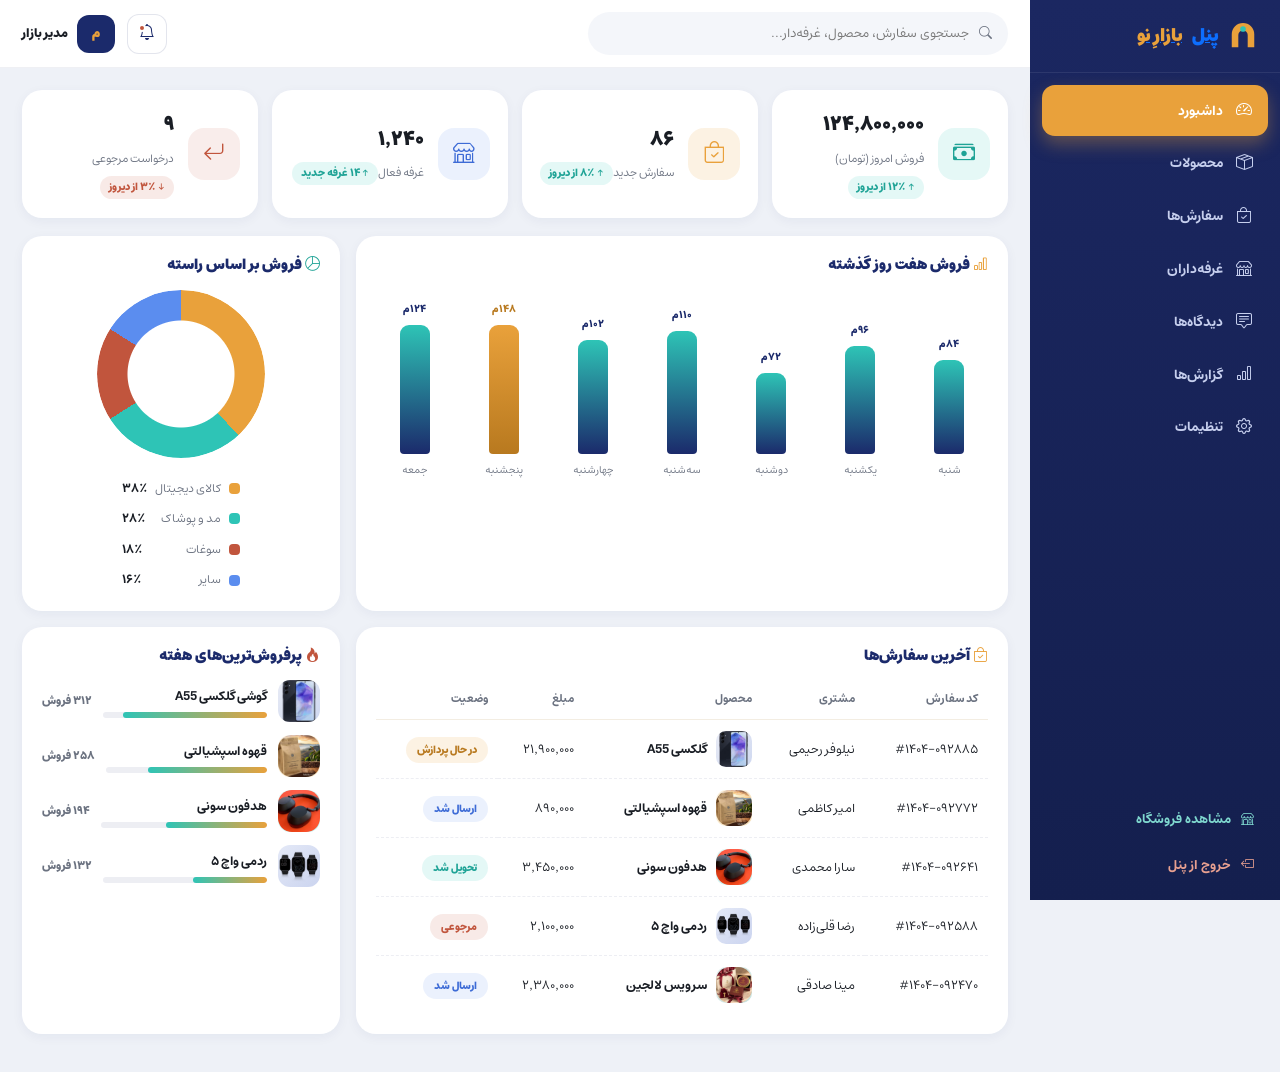
<file: admin.html>
<!DOCTYPE html>
<html lang="fa" dir="rtl">
<head>
<meta charset="UTF-8">
<meta name="viewport" content="width=device-width, initial-scale=1.0">
<meta name="description" content="پنل مدیریت بازارِ نو">
<link rel="icon" type="image/svg+xml" href="assets/favicon.svg">
<link rel="icon" type="image/png" sizes="32x32" href="assets/favicon-32.png">
<link rel="apple-touch-icon" href="assets/favicon-180.png">
<title>پنل مدیریت | بازارِ نو</title>

<link href="css/bootstrap.rtl.min.css" rel="stylesheet">
<link href="css/bootstrap-icons.min.css" rel="stylesheet">
<link href="css/style.css" rel="stylesheet">
<link href="css/pages.css" rel="stylesheet">
<script>document.documentElement.classList.add('js');</script>
</head>
<body class="ad-page">


<aside class="ad-side" id="adSide">
  <a class="ad-brand" href="index.html">
    <svg width="30" height="30" viewBox="0 0 32 32" aria-hidden="true">
      <path d="M4 28V14a12 12 0 0 1 24 0v14h-7V15a5 5 0 0 0-10 0v13z" fill="#E9A13B"/>
      <circle cx="16" cy="8.5" r="3" fill="#2EC4B6"/>
    </svg>
    پنل <b>بازارِ نو</b>
  </a>
  <ul>
    <li class="active"><a href="admin.html"><i class="bi bi-speedometer2"></i> داشبورد</a></li>
    <li><a href="#"><i class="bi bi-box-seam"></i> محصولات</a></li>
    <li><a href="#"><i class="bi bi-bag-check"></i> سفارش‌ها</a></li>
    <li><a href="#"><i class="bi bi-shop"></i> غرفه‌داران</a></li>
    <li><a href="#"><i class="bi bi-chat-square-text"></i> دیدگاه‌ها</a></li>
    <li><a href="#"><i class="bi bi-bar-chart"></i> گزارش‌ها</a></li>
    <li><a href="#"><i class="bi bi-gear"></i> تنظیمات</a></li>
  </ul>
  <div class="ad-logout"><a class="ad-back" href="index.html"><i class="bi bi-shop"></i> مشاهده فروشگاه</a><a href="auth-login.html"><i class="bi bi-box-arrow-left"></i> خروج از پنل</a></div>
</aside>
<div class="ad-backdrop" id="adBackdrop"></div>


<div class="ad-main">
  <header class="ad-top">
    <button class="ad-burger" type="button" id="adBurger" aria-label="باز کردن منو"><i class="bi bi-list"></i></button>
    <div class="ad-search">
      <i class="bi bi-search"></i>
      <input type="search" placeholder="جستجوی سفارش، محصول، غرفه‌دار...">
    </div>
    <button class="ad-bell" type="button" aria-label="اعلان‌ها"><i class="bi bi-bell"></i></button>
    <div class="ad-admin">
      <span class="av">م</span>
      <span>مدیر بازار</span>
    </div>
  </header>

  <div class="ad-content">

    
    <div class="ad-stats">
      <div class="ad-stat">
        <span class="ic i1"><i class="bi bi-cash-stack"></i></span>
        <div><b>۱۲۴٬۸۰۰٬۰۰۰</b><span>فروش امروز (تومان)</span><span class="trend up">↑ ۱۲٪ از دیروز</span></div>
      </div>
      <div class="ad-stat">
        <span class="ic i2"><i class="bi bi-bag-check"></i></span>
        <div><b>۸۶</b><span>سفارش جدید</span><span class="trend up">↑ ۸٪ از دیروز</span></div>
      </div>
      <div class="ad-stat">
        <span class="ic i3"><i class="bi bi-shop"></i></span>
        <div><b>۱٬۲۴۰</b><span>غرفه فعال</span><span class="trend up">↑ ۱۴ غرفه جدید</span></div>
      </div>
      <div class="ad-stat">
        <span class="ic i4"><i class="bi bi-arrow-return-left"></i></span>
        <div><b>۹</b><span>درخواست مرجوعی</span><span class="trend down">↓ ۳٪ از دیروز</span></div>
      </div>
    </div>

    <div class="row g-3 mb-3">
      
      <div class="col-lg-8">
        <div class="ad-card">
          <h3><i class="bi bi-bar-chart" style="color:var(--zafran);"></i> فروش هفت روز گذشته</h3>
          <div class="ad-chart">
            <div class="ad-col"><span class="val">۸۴م</span><b data-h="52%"></b><small>شنبه</small></div>
            <div class="ad-col"><span class="val">۹۶م</span><b data-h="60%"></b><small>یکشنبه</small></div>
            <div class="ad-col"><span class="val">۷۲م</span><b data-h="45%"></b><small>دوشنبه</small></div>
            <div class="ad-col"><span class="val">۱۱۰م</span><b data-h="68%"></b><small>سه‌شنبه</small></div>
            <div class="ad-col"><span class="val">۱۰۲م</span><b data-h="63%"></b><small>چهارشنبه</small></div>
            <div class="ad-col hi"><span class="val" style="color:#B8791F;">۱۴۸م</span><b data-h="92%"></b><small>پنجشنبه</small></div>
            <div class="ad-col"><span class="val">۱۲۴م</span><b data-h="78%"></b><small>جمعه</small></div>
          </div>
        </div>
      </div>

      
      <div class="col-lg-4">
        <div class="ad-card">
          <h3><i class="bi bi-pie-chart" style="color:var(--firoozeh-d);"></i> فروش بر اساس راسته</h3>
          <div class="ad-donut-wrap">
            <div class="ad-donut" role="img" aria-label="نمودار فروش بر اساس دسته‌بندی"></div>
            <div class="ad-legend">
              <span><i style="background:var(--zafran);"></i> کالای دیجیتال <b>۳۸٪</b></span>
              <span><i style="background:var(--firoozeh);"></i> مد و پوشاک <b>۲۸٪</b></span>
              <span><i style="background:var(--shamghe);"></i> سوغات <b>۱۸٪</b></span>
              <span><i style="background:#5B8DEF;"></i> سایر <b>۱۶٪</b></span>
            </div>
          </div>
        </div>
      </div>
    </div>

    <div class="row g-3 mb-3">
      
      <div class="col-lg-8">
        <div class="ad-card">
          <h3><i class="bi bi-bag-check" style="color:var(--zafran);"></i> آخرین سفارش‌ها</h3>
          <div class="table-responsive">
            <table class="ad-table">
              <thead>
                <tr><th>کد سفارش</th><th>مشتری</th><th>محصول</th><th>مبلغ</th><th>وضعیت</th></tr>
              </thead>
              <tbody>
                <tr>
                  <td>#۱۴۰۴-۰۹۲۸۸۵</td>
                  <td>نیلوفر رحیمی</td>
                  <td><span class="p-name"><span class="ic t1"><img src="assets/products/a55-front.jpg" alt="گلکسی A55"></span>گلکسی A55</span></td>
                  <td>۲۱٬۹۰۰٬۰۰۰</td>
                  <td><span class="ad-badge s-process">در حال پردازش</span></td>
                </tr>
                <tr>
                  <td>#۱۴۰۴-۰۹۲۷۷۲</td>
                  <td>امیر کاظمی</td>
                  <td><span class="p-name"><span class="ic t3"><img class="photo" src="assets/products/coffee.jpg" alt="قهوه"></span>قهوه اسپشیالتی</span></td>
                  <td>۸۹۰٬۰۰۰</td>
                  <td><span class="ad-badge s-send">ارسال شد</span></td>
                </tr>
                <tr>
                  <td>#۱۴۰۴-۰۹۲۶۴۱</td>
                  <td>سارا محمدی</td>
                  <td><span class="p-name"><span class="ic t2"><img class="photo" src="assets/products/sony.jpg" alt="هدفون سونی"></span>هدفون سونی</span></td>
                  <td>۳٬۴۵۰٬۰۰۰</td>
                  <td><span class="ad-badge s-done">تحویل شد</span></td>
                </tr>
                <tr>
                  <td>#۱۴۰۴-۰۹۲۵۸۸</td>
                  <td>رضا قلی‌زاده</td>
                  <td><span class="p-name"><span class="ic t6"><img src="assets/products/watch.jpg" alt="ردمی واچ"></span>ردمی واچ ۵</span></td>
                  <td>۲٬۱۰۰٬۰۰۰</td>
                  <td><span class="ad-badge s-back">مرجوعی</span></td>
                </tr>
                <tr>
                  <td>#۱۴۰۴-۰۹۲۴۷۰</td>
                  <td>مینا صادقی</td>
                  <td><span class="p-name"><span class="ic t8"><img class="photo" src="assets/products/saffron.jpg" alt="سرویس لالجین"></span>سرویس لالجین</span></td>
                  <td>۲٬۳۸۰٬۰۰۰</td>
                  <td><span class="ad-badge s-send">ارسال شد</span></td>
                </tr>
              </tbody>
            </table>
          </div>
        </div>
      </div>

      
      <div class="col-lg-4">
        <div class="ad-card">
          <h3><i class="bi bi-fire" style="color:var(--shamghe);"></i> پرفروش‌ترین‌های هفته</h3>
          <div class="ad-top-product">
            <span class="ic t1"><img src="assets/products/a55-front.jpg" alt="گلکسی A55"></span>
            <div style="flex:1;"><b>گوشی گلکسی A55</b><div class="bar"><i data-w="88%"></i></div></div>
            <span class="pc">۳۱۲ فروش</span>
          </div>
          <div class="ad-top-product">
            <span class="ic t3"><img class="photo" src="assets/products/coffee.jpg" alt="قهوه"></span>
            <div style="flex:1;"><b>قهوه اسپشیالتی</b><div class="bar"><i data-w="74%"></i></div></div>
            <span class="pc">۲۵۸ فروش</span>
          </div>
          <div class="ad-top-product">
            <span class="ic t2"><img class="photo" src="assets/products/sony.jpg" alt="هدفون سونی"></span>
            <div style="flex:1;"><b>هدفون سونی</b><div class="bar"><i data-w="61%"></i></div></div>
            <span class="pc">۱۹۴ فروش</span>
          </div>
          <div class="ad-top-product" style="margin-bottom:0;">
            <span class="ic t6"><img src="assets/products/watch.jpg" alt="ردمی واچ"></span>
            <div style="flex:1;"><b>ردمی واچ ۵</b><div class="bar"><i data-w="45%"></i></div></div>
            <span class="pc">۱۳۲ فروش</span>
          </div>
        </div>
      </div>
    </div>

  </div>
</div>

<script src="js/bootstrap.bundle.min.js"></script>
<script src="js/pages.js"></script>
</body>
</html>
</file>
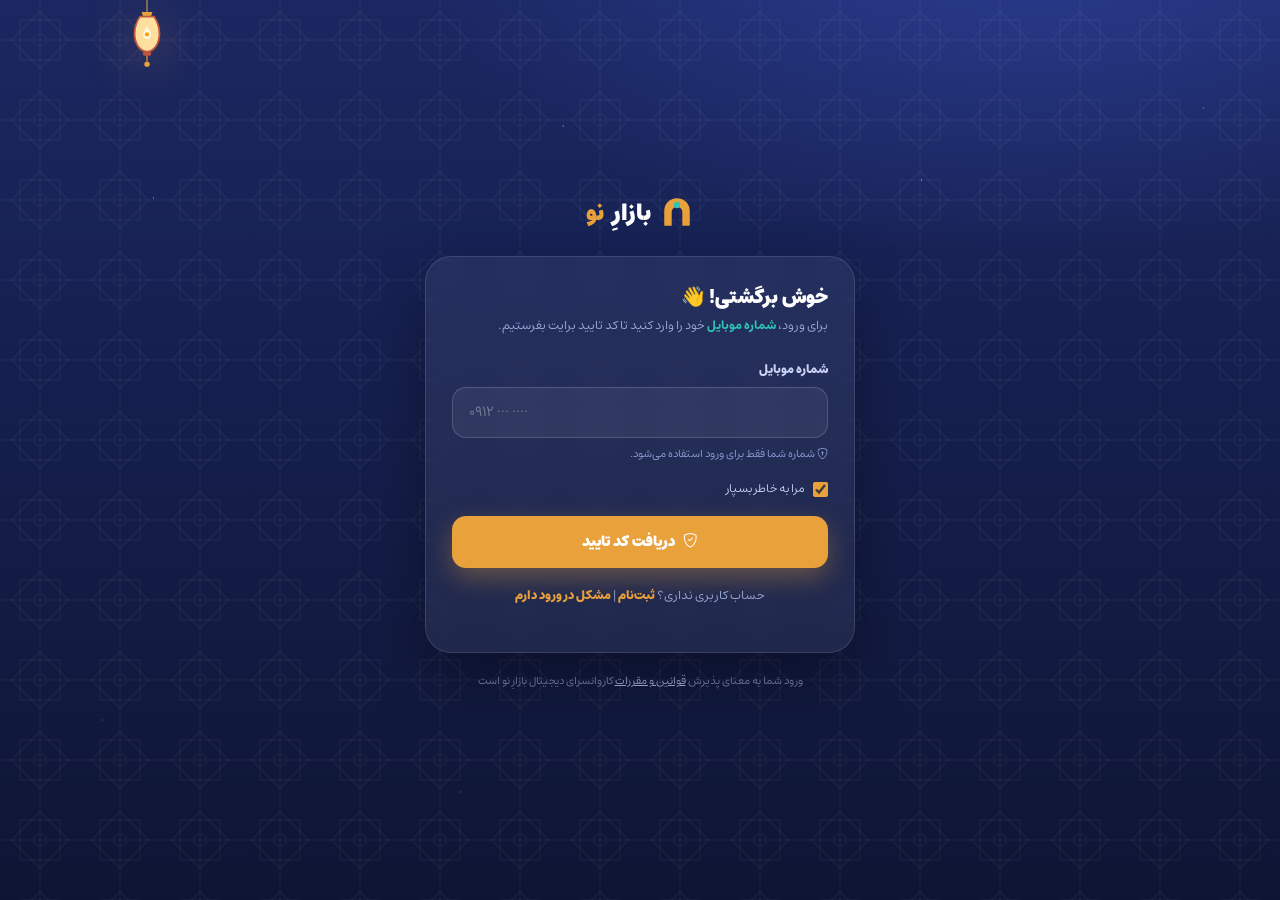
<file: auth-login.html>
<!DOCTYPE html>
<html lang="fa" dir="rtl">
<head>
<meta charset="UTF-8">
<meta name="viewport" content="width=device-width, initial-scale=1.0">
<meta name="description" content="ورود به حساب کاربری بازارِ نو">
<link rel="icon" type="image/svg+xml" href="assets/favicon.svg">
<link rel="icon" type="image/png" sizes="32x32" href="assets/favicon-32.png">
<link rel="apple-touch-icon" href="assets/favicon-180.png">
<title>ورود به حساب | بازارِ نو</title>

<link href="css/bootstrap.rtl.min.css" rel="stylesheet">
<link href="css/bootstrap-icons.min.css" rel="stylesheet">
<link href="css/style.css" rel="stylesheet">
<link href="css/pages.css" rel="stylesheet">
<script>document.documentElement.classList.add('js');</script>
</head>
<body class="au-page">

<div class="sp-stars" aria-hidden="true"></div>
<div class="au-lantern" aria-hidden="true">
  <svg viewBox="0 0 64 122" width="38">
    <line x1="32" y1="0" x2="32" y2="20" stroke="#B99A55" stroke-width="2"/>
    <path d="M23 20h18l-2.5 8h-13z" fill="#E9A13B"/>
    <path d="M20 28h24c6 9 9 20 9 29 0 17-9.5 30-21 30S11 74 11 57c0-9 3-20 9-29z" fill="#FFDF9E" stroke="#C1553D" stroke-width="3"/>
    <g class="flame"><path d="M32 45c4.5 5.5 7 10 7 13.5a7 7 0 0 1-14 0C25 55 27.5 50.5 32 45z" fill="#FFF6DF"/><circle cx="32" cy="58" r="3.6" fill="#F6A21B"/></g>
    <rect x="25" y="87" width="14" height="7" rx="3" fill="#C1553D"/>
    <line x1="32" y1="94" x2="32" y2="103" stroke="#E9A13B" stroke-width="2"/>
    <circle cx="32" cy="108" r="4.5" fill="#E9A13B"/>
  </svg>
</div>

<div class="au-wrap">
  <a class="au-logo" href="index.html">
    <svg width="34" height="34" viewBox="0 0 32 32" aria-hidden="true">
      <path d="M4 28V14a12 12 0 0 1 24 0v14h-7V15a5 5 0 0 0-10 0v13z" fill="#E9A13B"/>
      <circle cx="16" cy="8.5" r="3" fill="#2EC4B6"/>
    </svg>
    بازارِ<b>نو</b>
  </a>

  <div class="au-card">
    <h1>خوش برگشتی! 👋</h1>
    <p class="au-sub">برای ورود، <b>شماره موبایل</b> خود را وارد کنید تا کد تایید برایت بفرستیم.</p>

    <form action="auth-verify.html">
      <div class="au-field">
        <label for="phone">شماره موبایل</label>
        <input type="tel" id="phone" placeholder="۰۹۱۲ ··· ····" inputmode="numeric" autocomplete="tel" required>
        <div class="au-hint"><i class="bi bi-shield-lock"></i> شماره شما فقط برای ورود استفاده می‌شود.</div>
      </div>

      <label class="au-check">
        <input type="checkbox" checked>
        <span>مرا به خاطر بسپار</span>
      </label>

      <button type="submit" class="au-btn">
        <i class="bi bi-shield-check"></i> دریافت کد تایید
      </button>
    </form>

    <p class="au-alt">حساب کاربری نداری؟ <a href="vendor-register.html">ثبت‌نام</a> | <a href="#">مشکل در ورود دارم</a></p>
  </div>

  <p class="au-foot">ورود شما به معنای پذیرش <a href="#">قوانین و مقررات</a> کاروانسرای دیجیتال بازارِ نو است</p>
</div>

<script src="js/pages.js"></script>
</body>
</html>
</file>
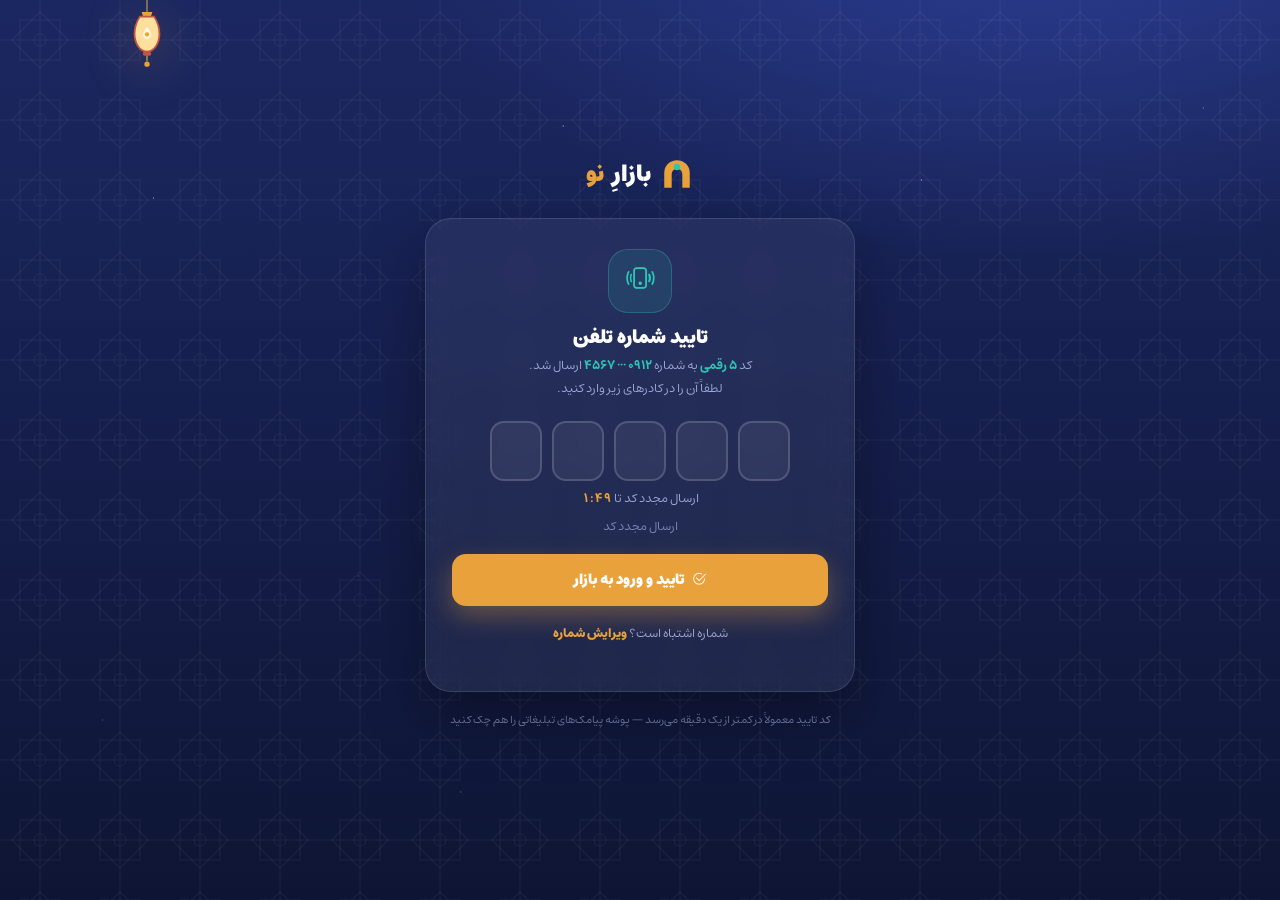
<file: auth-verify.html>
<!DOCTYPE html>
<html lang="fa" dir="rtl">
<head>
<meta charset="UTF-8">
<meta name="viewport" content="width=device-width, initial-scale=1.0">
<meta name="description" content="تایید شماره تلفن — بازارِ نو">
<link rel="icon" type="image/svg+xml" href="assets/favicon.svg">
<link rel="icon" type="image/png" sizes="32x32" href="assets/favicon-32.png">
<link rel="apple-touch-icon" href="assets/favicon-180.png">
<title>تایید شماره تلفن | بازارِ نو</title>

<link href="css/bootstrap.rtl.min.css" rel="stylesheet">
<link href="css/bootstrap-icons.min.css" rel="stylesheet">
<link href="css/style.css" rel="stylesheet">
<link href="css/pages.css" rel="stylesheet">
<script>document.documentElement.classList.add('js');</script>
</head>
<body class="au-page">

<div class="sp-stars" aria-hidden="true"></div>
<div class="au-lantern" aria-hidden="true">
  <svg viewBox="0 0 64 122" width="38">
    <line x1="32" y1="0" x2="32" y2="20" stroke="#B99A55" stroke-width="2"/>
    <path d="M23 20h18l-2.5 8h-13z" fill="#E9A13B"/>
    <path d="M20 28h24c6 9 9 20 9 29 0 17-9.5 30-21 30S11 74 11 57c0-9 3-20 9-29z" fill="#FFDF9E" stroke="#C1553D" stroke-width="3"/>
    <g class="flame"><path d="M32 45c4.5 5.5 7 10 7 13.5a7 7 0 0 1-14 0C25 55 27.5 50.5 32 45z" fill="#FFF6DF"/><circle cx="32" cy="58" r="3.6" fill="#F6A21B"/></g>
    <rect x="25" y="87" width="14" height="7" rx="3" fill="#C1553D"/>
    <line x1="32" y1="94" x2="32" y2="103" stroke="#E9A13B" stroke-width="2"/>
    <circle cx="32" cy="108" r="4.5" fill="#E9A13B"/>
  </svg>
</div>

<div class="au-wrap">
  <a class="au-logo" href="index.html">
    <svg width="34" height="34" viewBox="0 0 32 32" aria-hidden="true">
      <path d="M4 28V14a12 12 0 0 1 24 0v14h-7V15a5 5 0 0 0-10 0v13z" fill="#E9A13B"/>
      <circle cx="16" cy="8.5" r="3" fill="#2EC4B6"/>
    </svg>
    بازارِ<b>نو</b>
  </a>

  <div class="au-card" style="text-align:center;">
    <div class="au-icon-top"><i class="bi bi-phone-vibrate"></i></div>
    <h1>تایید شماره تلفن</h1>
    <p class="au-sub">کد <b>۵ رقمی</b> به شماره <b id="otpPhone">۰۹۱۲ ··· ۴۵۶۷</b> ارسال شد.<br>لطفاً آن را در کادرهای زیر وارد کنید.</p>

    <form action="index.html">
      <div class="otp-boxes">
        <input class="otp-in" type="tel" maxlength="1" inputmode="numeric" aria-label="digit 1">
        <input class="otp-in" type="tel" maxlength="1" inputmode="numeric" aria-label="digit 2">
        <input class="otp-in" type="tel" maxlength="1" inputmode="numeric" aria-label="digit 3">
        <input class="otp-in" type="tel" maxlength="1" inputmode="numeric" aria-label="digit 4">
        <input class="otp-in" type="tel" maxlength="1" inputmode="numeric" aria-label="digit 5s">
      </div>

      <div class="otp-timer">
        ارسال مجدد کد تا <b id="otpTimer">۱:۵۰</b>
        <span class="d-block mt-1"><button type="button" class="otp-resend" id="otpResend">ارسال مجدد کد</button></span>
      </div>

      <button type="submit" class="au-btn">
        <i class="bi bi-check2-circle"></i> تایید و ورود به بازار
      </button>
    </form>

    <p class="au-alt">شماره اشتباه است؟ <a href="auth-login.html">ویرایش شماره</a></p>
  </div>

  <p class="au-foot">کد تایید معمولاً در کمتر از یک دقیقه می‌رسد — پوشه پیامک‌های تبلیغاتی را هم چک کنید</p>
</div>

<script src="js/bootstrap.bundle.min.js"></script>
<script src="js/pages.js"></script>
</body>
</html>
</file>
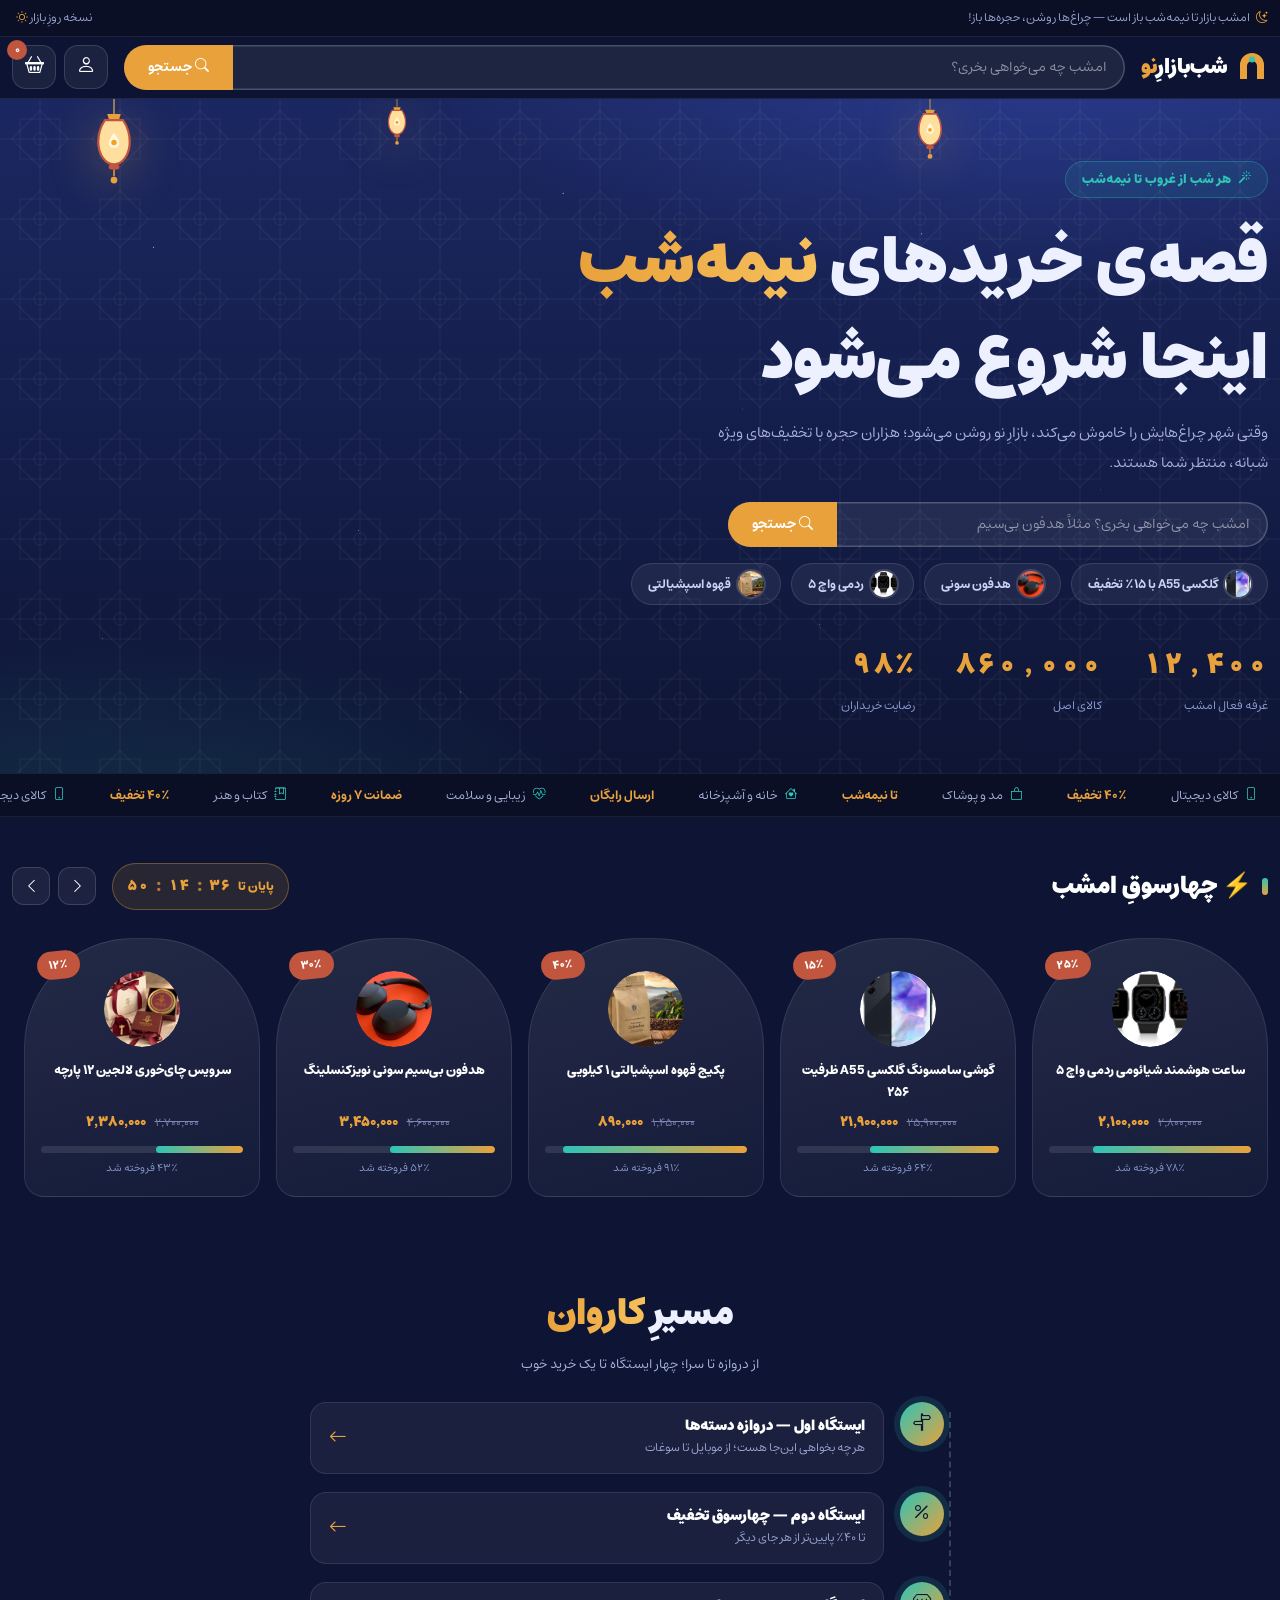
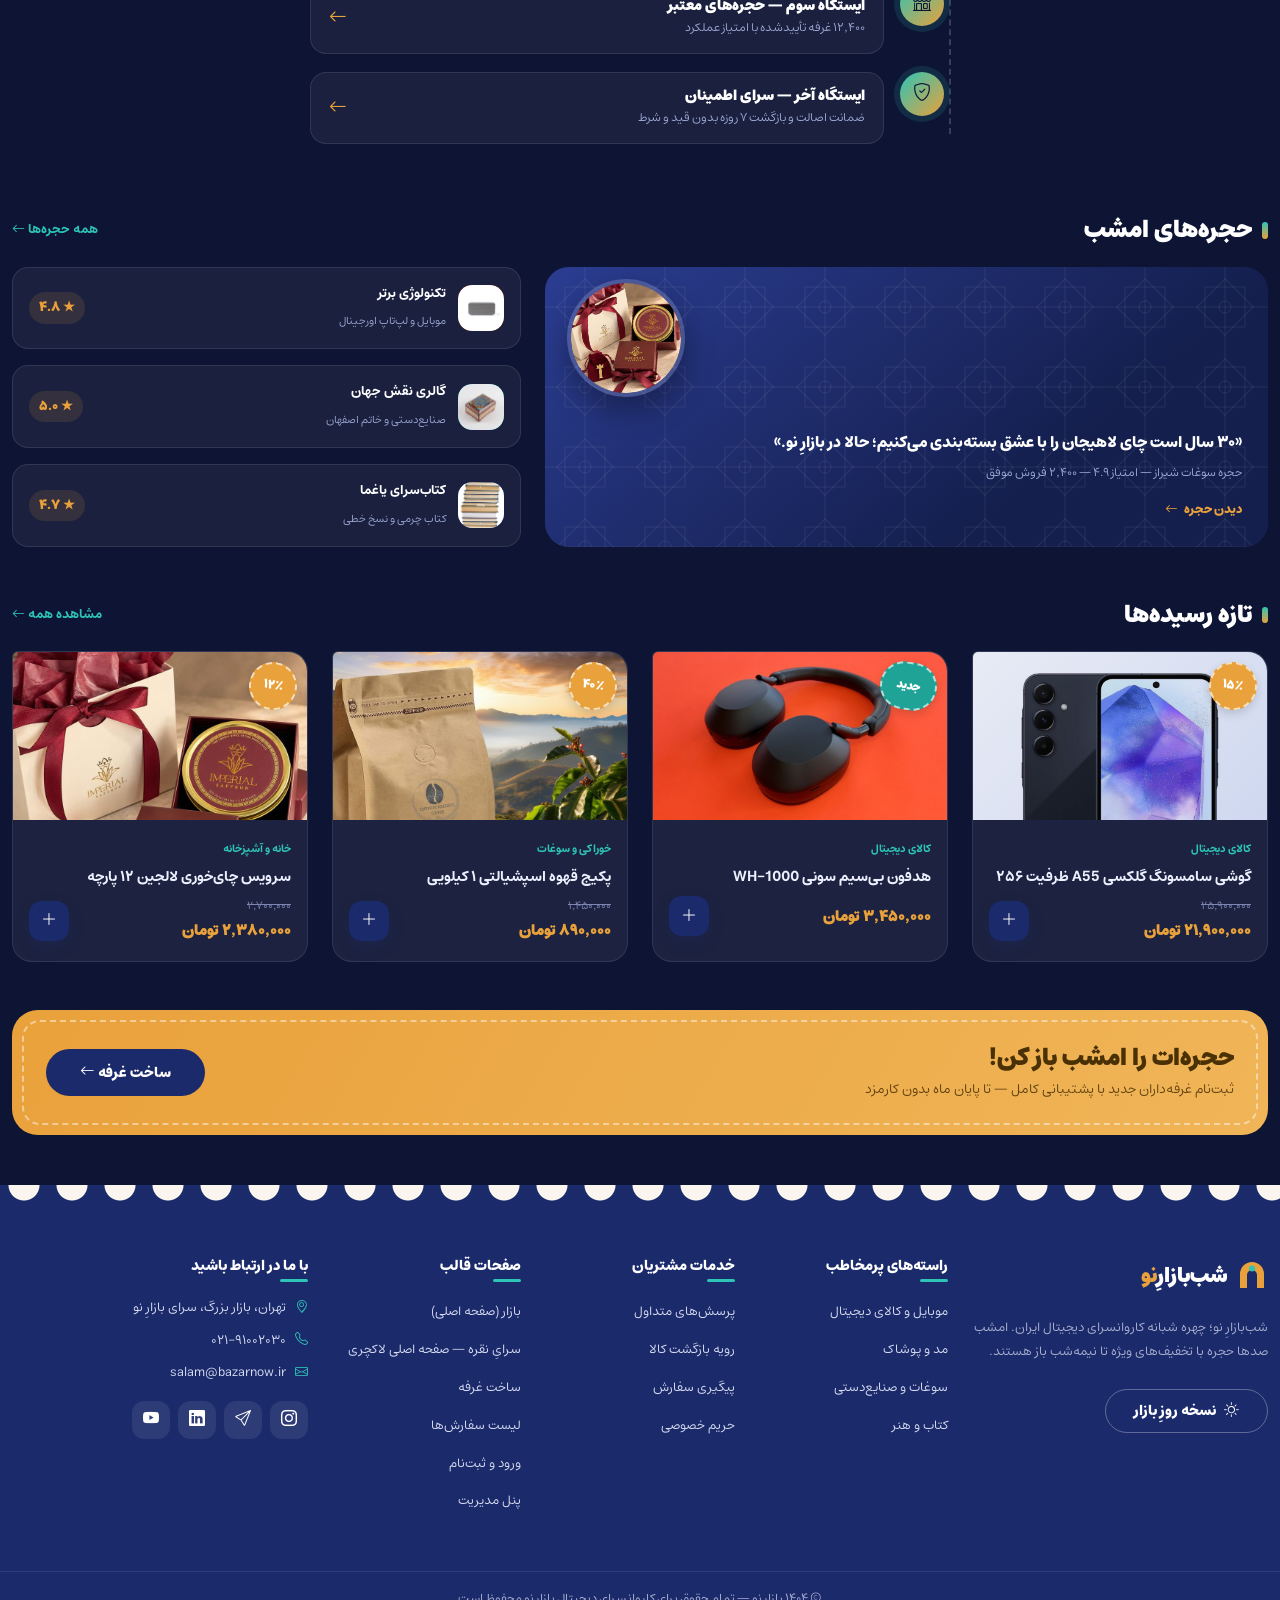
<file: home-special.html>
<!DOCTYPE html>
<html lang="fa" dir="rtl">
<head>
<meta charset="UTF-8">
<meta name="viewport" content="width=device-width, initial-scale=1.0">
<meta name="description" content="شب‌بازارِ نو — تجربه خرید شبانه در کاروانسرای دیجیتال ایران">
<link rel="icon" type="image/svg+xml" href="assets/favicon.svg">
<link rel="icon" type="image/png" sizes="32x32" href="assets/favicon-32.png">
<link rel="apple-touch-icon" href="assets/favicon-180.png">
<title>شب‌بازارِ نو | فروشگاه اینترنتی</title>

<link href="css/bootstrap.rtl.min.css" rel="stylesheet">
<link href="css/bootstrap-icons.min.css" rel="stylesheet">
<link href="css/style.css" rel="stylesheet">
<link href="css/pages.css" rel="stylesheet">
<script>document.documentElement.classList.add('js');</script>
</head>
<body class="sp-page">


<div class="night-nav" id="nightNav" role="dialog" aria-modal="true" aria-label="منوی بازارِ نو" aria-hidden="true">
  <div class="nn-inner">
    <div class="nn-lantern" aria-hidden="true">
      <svg viewBox="0 0 64 122" width="46">
        <line x1="32" y1="0" x2="32" y2="20" stroke="#B99A55" stroke-width="2"/>
        <path d="M23 20h18l-2.5 8h-13z" fill="#E9A13B"/>
        <path d="M20 28h24c6 9 9 20 9 29 0 17-9.5 30-21 30S11 74 11 57c0-9 3-20 9-29z" fill="#FFDF9E" stroke="#C1553D" stroke-width="3"/>
        <g class="flame">
          <path d="M32 45c4.5 5.5 7 10 7 13.5a7 7 0 0 1-14 0C25 55 27.5 50.5 32 45z" fill="#FFF6DF"/>
          <circle cx="32" cy="58" r="3.6" fill="#F6A21B"/>
        </g>
        <rect x="25" y="87" width="14" height="7" rx="3" fill="#C1553D"/>
        <line x1="32" y1="94" x2="32" y2="103" stroke="#E9A13B" stroke-width="2"/>
        <circle cx="32" cy="108" r="4.5" fill="#E9A13B"/>
      </svg>
    </div>
    <div class="nn-top">
      <button class="nn-close" id="navClose" type="button" aria-label="بستن منو"><span></span><span></span></button>
      <a class="nn-brand" href="home-special.html">
        <svg width="26" height="26" viewBox="0 0 32 32" aria-hidden="true">
          <path d="M4 28V14a12 12 0 0 1 24 0v14h-7V15a5 5 0 0 0-10 0v13z" fill="#E9A13B"/>
          <circle cx="16" cy="8.5" r="3" fill="#2EC4B6"/>
        </svg>
        شب‌بازارِ<b>نو</b>
      </a>
    </div>
    <form class="search-bar nn-search" role="search">
      <input type="search" placeholder="جستجو در شب‌بازار..." aria-label="جستجو">
      <button type="submit" aria-label="جستجو"><i class="bi bi-search"></i></button>
    </form>
    <nav aria-label="منوی اصلی موبایل">
      <ul class="nn-list list-unstyled">
        <li style="--m:#FF6B5E; --ms:rgba(255,107,94,.16)"><a href="product.html"><i class="bi bi-lightning-charge-fill"></i><b>پیشنهاد شگفت‌انگیز</b><span class="nn-num">۰۱</span></a></li>
        <li style="--m:#2EC4B6; --ms:rgba(46,196,182,.16)"><a href="#"><i class="bi bi-basket2"></i><b>سوپرمارکت</b><span class="nn-num">۰۲</span></a></li>
        <li style="--m:#E9A13B; --ms:rgba(233,161,59,.16)"><a href="#"><i class="bi bi-bag"></i><b>مد و پوشاک</b><span class="nn-num">۰۳</span></a></li>
        <li style="--m:#5B8DEF; --ms:rgba(91,141,239,.16)"><a href="product.html"><i class="bi bi-phone"></i><b>کالای دیجیتال</b><span class="nn-num">۰۴</span></a></li>
        <li style="--m:#A78BFA; --ms:rgba(167,139,250,.16)"><a href="#"><i class="bi bi-house-heart"></i><b>خانه و آشپزخانه</b><span class="nn-num">۰۵</span></a></li>
        <li style="--m:#F472B6; --ms:rgba(244,114,182,.16)"><a href="#"><i class="bi bi-heart-pulse"></i><b>زیبایی و سلامت</b><span class="nn-num">۰۶</span></a></li>
        <li style="--m:#34D399; --ms:rgba(52,211,153,.16)"><a href="#"><i class="bi bi-journal-bookmark"></i><b>کتاب و هنر</b><span class="nn-num">۰۷</span></a></li>
        <li style="--m:#FFD166; --ms:rgba(255,209,102,.16)"><a href="vendor-register.html"><i class="bi bi-shop"></i><b>ساخت غرفه</b><span class="nn-num">۰۸</span></a></li>
      </ul>
    </nav>
    <div class="nn-foot">
      <a href="auth-login.html" class="btn btn-zafran"><i class="bi bi-person"></i> ورود / ثبت‌نام</a>
      <a href="vendor-register.html" class="btn nn-ghost"><i class="bi bi-box-seam"></i> ورود غرفه‌دار</a>
    </div>
  </div>
</div>


<div class="sp-topbar">
  <div class="container-xxl">
    <span><i class="bi bi-moon-stars"></i> امشب بازار تا نیمه‌شب باز است — چراغ‌ها روشن، حجره‌ها باز!</span>
    <a href="index.html">نسخه روزِ بازار <i class="bi bi-sun"></i></a>
  </div>
</div>


<header class="sticky-top sp-header" id="bazarHeader">
  <div class="container-xxl">
    <div class="d-flex align-items-center gap-2 gap-lg-3 py-2">
      <button class="burger-fancy d-lg-none" type="button" id="navToggle"
              aria-controls="nightNav" aria-expanded="false" aria-label="باز کردن منو">
        <span></span><span></span><span></span>
      </button>
      <a class="logo" href="home-special.html">
        <svg width="32" height="32" viewBox="0 0 32 32" aria-hidden="true">
          <path d="M4 28V14a12 12 0 0 1 24 0v14h-7V15a5 5 0 0 0-10 0v13z" fill="#E9A13B"/>
          <circle cx="16" cy="8.5" r="3" fill="#2EC4B6"/>
        </svg>
        <span>شب‌بازارِ<b>نو</b></span>
      </a>
      <form class="search-bar sp-search d-none d-lg-flex flex-grow-1" role="search">
        <input type="search" placeholder="امشب چه می‌خواهی بخری؟" aria-label="جستجو">
        <button type="submit"><i class="bi bi-search"></i> جستجو</button>
      </form>
      <div class="d-flex gap-2 ms-auto ms-lg-0">
        <a class="sp-icon d-none d-sm-grid" href="auth-login.html" aria-label="حساب کاربری"><i class="bi bi-person"></i></a>
        <button class="sp-icon" type="button" id="cartBtn" aria-label="سبد خرید">
          <i class="bi bi-basket2"></i>
          <span class="cart-badge" id="cartBadge">۰</span>
        </button>
      </div>
    </div>
  </div>
</header>

<main>

  
  <section class="sp-hero">
    <div class="sp-stars" aria-hidden="true"></div>

    <div class="sp-lantern l1" aria-hidden="true">
      <svg viewBox="0 0 64 122" width="48">
        <line x1="32" y1="0" x2="32" y2="20" stroke="#B99A55" stroke-width="2"/>
        <path d="M23 20h18l-2.5 8h-13z" fill="#E9A13B"/>
        <path d="M20 28h24c6 9 9 20 9 29 0 17-9.5 30-21 30S11 74 11 57c0-9 3-20 9-29z" fill="#FFDF9E" stroke="#C1553D" stroke-width="3"/>
        <g class="flame"><path d="M32 45c4.5 5.5 7 10 7 13.5a7 7 0 0 1-14 0C25 55 27.5 50.5 32 45z" fill="#FFF6DF"/><circle cx="32" cy="58" r="3.6" fill="#F6A21B"/></g>
        <rect x="25" y="87" width="14" height="7" rx="3" fill="#C1553D"/>
        <line x1="32" y1="94" x2="32" y2="103" stroke="#E9A13B" stroke-width="2"/>
        <circle cx="32" cy="108" r="4.5" fill="#E9A13B"/>
      </svg>
    </div>
    <div class="sp-lantern l2" aria-hidden="true">
      <svg viewBox="0 0 64 122" width="34">
        <line x1="32" y1="0" x2="32" y2="20" stroke="#B99A55" stroke-width="2"/>
        <path d="M23 20h18l-2.5 8h-13z" fill="#E9A13B"/>
        <path d="M20 28h24c6 9 9 20 9 29 0 17-9.5 30-21 30S11 74 11 57c0-9 3-20 9-29z" fill="#FFDF9E" stroke="#C1553D" stroke-width="3"/>
        <g class="flame"><path d="M32 45c4.5 5.5 7 10 7 13.5a7 7 0 0 1-14 0C25 55 27.5 50.5 32 45z" fill="#FFF6DF"/><circle cx="32" cy="58" r="3.6" fill="#F6A21B"/></g>
        <rect x="25" y="87" width="14" height="7" rx="3" fill="#C1553D"/>
        <line x1="32" y1="94" x2="32" y2="103" stroke="#E9A13B" stroke-width="2"/>
        <circle cx="32" cy="108" r="4.5" fill="#E9A13B"/>
      </svg>
    </div>
    <div class="sp-lantern l3" aria-hidden="true">
      <svg viewBox="0 0 64 122" width="26">
        <line x1="32" y1="0" x2="32" y2="20" stroke="#B99A55" stroke-width="2"/>
        <path d="M23 20h18l-2.5 8h-13z" fill="#E9A13B"/>
        <path d="M20 28h24c6 9 9 20 9 29 0 17-9.5 30-21 30S11 74 11 57c0-9 3-20 9-29z" fill="#FFDF9E" stroke="#C1553D" stroke-width="3"/>
        <g class="flame"><path d="M32 45c4.5 5.5 7 10 7 13.5a7 7 0 0 1-14 0C25 55 27.5 50.5 32 45z" fill="#FFF6DF"/><circle cx="32" cy="58" r="3.6" fill="#F6A21B"/></g>
        <rect x="25" y="87" width="14" height="7" rx="3" fill="#C1553D"/>
        <line x1="32" y1="94" x2="32" y2="103" stroke="#E9A13B" stroke-width="2"/>
        <circle cx="32" cy="108" r="4.5" fill="#E9A13B"/>
      </svg>
    </div>

    <div class="container-xxl position-relative">
      <span class="sp-kicker"><i class="bi bi-magic"></i> هر شب از غروب تا نیمه‌شب</span>
      <h1 class="sp-title">قصه‌ی خریدهای <b>نیمه‌شب</b><br>اینجا شروع می‌شود</h1>
      <p class="sp-sub">
        وقتی شهر چراغ‌هایش را خاموش می‌کند، بازارِ نو روشن می‌شود؛
        هزاران حجره با تخفیف‌های ویژه شبانه، منتظر شما هستند.
      </p>

      <form class="search-bar sp-search" role="search">
        <input type="search" placeholder="امشب چه می‌خواهی بخری؟ مثلاً هدفون بی‌سیم" aria-label="جستجو">
        <button type="submit"><i class="bi bi-search"></i> جستجو</button>
      </form>

      <div class="sp-chips">
        <a href="product.html"><img src="assets/products/a55-front.jpg" alt="گلکسی A55"> گلکسی A55 با ۱۵٪ تخفیف</a>
        <a href="product.html"><img src="assets/products/sony.jpg" alt="هدفون سونی"> هدفون سونی</a>
        <a href="product.html"><img src="assets/products/watch.jpg" alt="ردمی واچ ۵"> ردمی واچ ۵</a>
        <a href="#"><img src="assets/products/coffee.jpg" alt="قهوه اسپشیالتی"> قهوه اسپشیالتی</a>
      </div>

      <div class="sp-stats">
        <div><b data-count="12400">۰</b><span>غرفه فعال امشب</span></div>
        <div><b data-count="860000">۰</b><span>کالای اصل</span></div>
        <div><b data-count="98" data-suffix="٪">۰</b><span>رضایت خریداران</span></div>
      </div>
    </div>
  </section>


  <div class="sp-marquee" aria-hidden="true">
    <div class="sp-marquee-track">
      <span><i class="bi bi-phone"></i> کالای دیجیتال</span><span><b>۴۰٪ تخفیف</b></span>
      <span><i class="bi bi-bag"></i> مد و پوشاک</span><span><b>تا نیمه‌شب</b></span>
      <span><i class="bi bi-house-heart"></i> خانه و آشپزخانه</span><span><b>ارسال رایگان</b></span>
      <span><i class="bi bi-heart-pulse"></i> زیبایی و سلامت</span><span><b>ضمانت ۷ روزه</b></span>
      <span><i class="bi bi-journal-bookmark"></i> کتاب و هنر</span><span><b>۴۰٪ تخفیف</b></span>
      <span><i class="bi bi-phone"></i> کالای دیجیتال</span><span><b>تا نیمه‌شب</b></span>
      <span><i class="bi bi-bag"></i> مد و پوشاک</span><span><b>ارسال رایگان</b></span>
      <span><i class="bi bi-house-heart"></i> خانه و آشپزخانه</span><span><b>ضمانت ۷ روزه</b></span>
    </div>
  </div>

  <section class="sp-sec container-xxl reveal">
    <div class="sp-sec-head">
      <h2>⚡ چهارسوقِ امشب</h2>
      <div class="d-flex align-items-center gap-3">
        <div class="sp-cd">
          پایان تا
          <b id="cdH">۰۰</b><span class="cd-sep">:</span>
          <b id="cdM">۰۰</b><span class="cd-sep">:</span>
          <b id="cdS">۰۰</b>
        </div>
        <div class="sp-arrows d-none d-sm-flex">
          <button class="sp-arrow" type="button" data-rail="#spRail" data-dir="1" aria-label="قبلی"><i class="bi bi-chevron-right"></i></button>
          <button class="sp-arrow" type="button" data-rail="#spRail" data-dir="-1" aria-label="بعدی"><i class="bi bi-chevron-left"></i></button>
        </div>
      </div>
    </div>

    <div class="sp-rail" id="spRail">
      <a class="sp-card" href="product.html">
        <span class="seal-sm">۲۵٪</span>
        <span class="sp-ic" style="background:rgba(91,141,239,.16)"><img src="assets/products/watch.jpg" alt="ساعت هوشمند"></span>
        <b>ساعت هوشمند شیائومی ردمی واچ ۵</b>
        <span class="sp-price"><s>۲٬۸۰۰٬۰۰۰</s> ۲٬۱۰۰٬۰۰۰</span>
        <span class="sp-progress"><i data-w="78%"></i></span>
        <span class="sp-sold">۷۸٪ فروخته شد</span>
      </a>
      <a class="sp-card" href="product.html">
        <span class="seal-sm">۱۵٪</span>
        <span class="sp-ic" style="background:rgba(46,196,182,.16)"><img src="assets/products/a55-front.jpg" alt="گلکسی A55"></span>
        <b>گوشی سامسونگ گلکسی A55 ظرفیت ۲۵۶</b>
        <span class="sp-price"><s>۲۵٬۹۰۰٬۰۰۰</s> ۲۱٬۹۰۰٬۰۰۰</span>
        <span class="sp-progress"><i data-w="64%"></i></span>
        <span class="sp-sold">۶۴٪ فروخته شد</span>
      </a>
      <a class="sp-card" href="product.html">
        <span class="seal-sm">۴۰٪</span>
        <span class="sp-ic" style="background:rgba(233,161,59,.16)"><img src="assets/products/coffee.jpg" alt="قهوه اسپشیالتی"></span>
        <b>پکیج قهوه اسپشیالتی ۱ کیلویی</b>
        <span class="sp-price"><s>۱٬۴۵۰٬۰۰۰</s> ۸۹۰٬۰۰۰</span>
        <span class="sp-progress"><i data-w="91%"></i></span>
        <span class="sp-sold">۹۱٪ فروخته شد</span>
      </a>
      <a class="sp-card" href="product.html">
        <span class="seal-sm">۳۰٪</span>
        <span class="sp-ic" style="background:rgba(193,85,61,.16)"><img src="assets/products/sony.jpg" alt="هدفون سونی"></span>
        <b>هدفون بی‌سیم سونی نویزکنسلینگ</b>
        <span class="sp-price"><s>۴٬۶۰۰٬۰۰۰</s> ۳٬۴۵۰٬۰۰۰</span>
        <span class="sp-progress"><i data-w="52%"></i></span>
        <span class="sp-sold">۵۲٪ فروخته شد</span>
      </a>
      <a class="sp-card" href="product.html">
        <span class="seal-sm">۱۲٪</span>
        <span class="sp-ic" style="background:rgba(52,211,153,.16)"><img src="assets/products/saffron.jpg" alt="سوغات ایرانی"></span>
        <b>سرویس چای‌خوری لالجین ۱۲ پارچه</b>
        <span class="sp-price"><s>۲٬۷۰۰٬۰۰۰</s> ۲٬۳۸۰٬۰۰۰</span>
        <span class="sp-progress"><i data-w="43%"></i></span>
        <span class="sp-sold">۴۳٪ فروخته شد</span>
      </a>
      <a class="sp-card" href="product.html">
        <span class="seal-sm">۱۸٪</span>
        <span class="sp-ic" style="background:rgba(167,139,250,.16)"><img src="assets/products/nike.jpg" alt="کفش نایک"></span>
        <b>کفش روزمره نایک ایرمکس</b>
        <span class="sp-price"><s>۶٬۰۰۰٬۰۰۰</s> ۴٬۸۰۰٬۰۰۰</span>
        <span class="sp-progress"><i data-w="35%"></i></span>
        <span class="sp-sold">۳۵٪ فروخته شد</span>
      </a>
    </div>
  </section>


  <section class="sp-sec container-xxl reveal">
    <div class="text-center">
      <h2 class="sp-title" style="font-size:clamp(24px,3.4vw,36px);">مسیرِ <b>کاروان</b></h2>
      <p class="sp-sub mx-auto" style="font-size:13.5px;">از دروازه تا سرا؛ چهار ایستگاه تا یک خرید خوب</p>
    </div>
    <div class="sp-journey mt-4">
      <div class="sp-station">
        <span class="sp-dot"><i class="bi bi-signpost-split"></i></span>
        <a class="sp-station-card" href="#">
          <span><h3>ایستگاه اول — دروازه دسته‌ها</h3><p>هر چه بخواهی این‌جا هست؛ از موبایل تا سوغات</p></span>
          <i class="bi bi-arrow-left"></i>
        </a>
      </div>
      <div class="sp-station">
        <span class="sp-dot"><i class="bi bi-percent"></i></span>
        <a class="sp-station-card" href="product.html">
          <span><h3>ایستگاه دوم — چهارسوق تخفیف</h3><p>تا ۴۰٪ پایین‌تر از هر جای دیگر</p></span>
          <i class="bi bi-arrow-left"></i>
        </a>
      </div>
      <div class="sp-station">
        <span class="sp-dot"><i class="bi bi-shop"></i></span>
        <a class="sp-station-card" href="vendor-register.html">
          <span><h3>ایستگاه سوم — حجره‌های معتبر</h3><p>۱۲٬۴۰۰ غرفه تأییدشده با امتیاز عملکرد</p></span>
          <i class="bi bi-arrow-left"></i>
        </a>
      </div>
      <div class="sp-station">
        <span class="sp-dot"><i class="bi bi-shield-check"></i></span>
        <a class="sp-station-card" href="#">
          <span><h3>ایستگاه آخر — سرای اطمینان</h3><p>ضمانت اصالت و بازگشت ۷ روزه بدون قید و شرط</p></span>
          <i class="bi bi-arrow-left"></i>
        </a>
      </div>
    </div>
  </section>

  
  <section class="sp-sec container-xxl reveal">
    <div class="sp-sec-head"><h2>حجره‌های امشب</h2><a class="sp-chips-link" href="#" style="color:var(--firoozeh);font-size:13px;font-weight:700;text-decoration:none;">همه حجره‌ها <i class="bi bi-arrow-left"></i></a></div>
    <div class="row g-4">
      <div class="col-lg-7">
        <a class="sp-feature" href="#">
          <div class="gireh"></div>
          <img class="big" src="assets/products/saffron.jpg" alt="حجره سوغات شیراز">
          <p class="sp-quote">«۳۰ سال است چای لاهیجان را با عشق بسته‌بندی می‌کنیم؛ حالا در بازارِ نو.»</p>
          <small>حجره سوغات شیراز — امتیاز ۴.۹ — ۲٬۴۰۰ فروش موفق</small>
          <span class="go">دیدن حجره <i class="bi bi-arrow-left"></i></span>
        </a>
      </div>
      <div class="col-lg-5 d-flex flex-column gap-3">
        <a class="sp-vendor-mini" href="#">
          <span class="av av-1"><img src="assets/products/speaker.jpg" alt="تکنولوژی برتر"></span>
          <span><b>تکنولوژی برتر</b><small>موبایل و لپ‌تاپ اورجینال</small></span>
          <span class="rate">★ ۴.۸</span>
        </a>
        <a class="sp-vendor-mini" href="#">
          <span class="av av-2"><img src="assets/products/khatam.jpg" alt="گالری نقش جهان"></span>
          <span><b>گالری نقش جهان</b><small>صنایع‌دستی و خاتم اصفهان</small></span>
          <span class="rate">★ ۵.۰</span>
        </a>
        <a class="sp-vendor-mini" href="#">
          <span class="av av-3"><img src="assets/products/book.jpg" alt="کتاب‌سرای یاغما"></span>
          <span><b>کتاب‌سرای یاغما</b><small>کتاب چرمی و نسخ خطی</small></span>
          <span class="rate">★ ۴.۷</span>
        </a>
      </div>
    </div>
  </section>

 
  <section class="sp-sec container-xxl pb-4 reveal">
    <div class="sp-sec-head"><h2>تازه رسیده‌ها</h2><a href="#" style="color:var(--firoozeh);font-size:13px;font-weight:700;text-decoration:none;">مشاهده همه <i class="bi bi-arrow-left"></i></a></div>
    <div class="row row-cols-2 row-cols-md-3 row-cols-lg-4 g-3 g-lg-4">
      <div class="col">
        <article class="p-card">
          <div class="thumb t1"><img src="assets/products/a55-front.jpg" alt="گوشی گلکسی A55"><span class="seal">۱۵٪</span></div>
          <div class="p-body">
            <span class="cat">کالای دیجیتال</span>
            <h3>گوشی سامسونگ گلکسی A55 ظرفیت ۲۵۶</h3>
            <div class="price">
              <div><small>۲۵٬۹۰۰٬۰۰۰</small><b>۲۱٬۹۰۰٬۰۰۰ تومان</b></div>
              <button class="add-btn" type="button" aria-label="افزودن به سبد"><i class="bi bi-plus-lg"></i></button>
            </div>
          </div>
          <a class="stretched-link" href="product.html" aria-label="مشاهده محصول"></a>
        </article>
      </div>
      <div class="col">
        <article class="p-card">
          <div class="thumb t2"><img class="photo" src="assets/products/sony.jpg" alt="هدفون سونی"><span class="seal seal-new">جدید</span></div>
          <div class="p-body">
            <span class="cat">کالای دیجیتال</span>
            <h3>هدفون بی‌سیم سونی WH-1000</h3>
            <div class="price">
              <div><b>۳٬۴۵۰٬۰۰۰ تومان</b></div>
              <button class="add-btn" type="button" aria-label="افزودن به سبد"><i class="bi bi-plus-lg"></i></button>
            </div>
          </div>
          <a class="stretched-link" href="product.html" aria-label="مشاهده محصول"></a>
        </article>
      </div>
      <div class="col">
        <article class="p-card">
          <div class="thumb t3"><img class="photo" src="assets/products/coffee.jpg" alt="قهوه اسپشیالتی"><span class="seal">۴۰٪</span></div>
          <div class="p-body">
            <span class="cat">خوراکی و سوغات</span>
            <h3>پکیج قهوه اسپشیالتی ۱ کیلویی</h3>
            <div class="price">
              <div><small>۱٬۴۵۰٬۰۰۰</small><b>۸۹۰٬۰۰۰ تومان</b></div>
              <button class="add-btn" type="button" aria-label="افزودن به سبد"><i class="bi bi-plus-lg"></i></button>
            </div>
          </div>
          <a class="stretched-link" href="product.html" aria-label="مشاهده محصول"></a>
        </article>
      </div>
      <div class="col">
        <article class="p-card">
          <div class="thumb t8"><img class="photo" src="assets/products/saffron.jpg" alt="سوغات ایرانی"><span class="seal">۱۲٪</span></div>
          <div class="p-body">
            <span class="cat">خانه و آشپزخانه</span>
            <h3>سرویس چای‌خوری لالجین ۱۲ پارچه</h3>
            <div class="price">
              <div><small>۲٬۷۰۰٬۰۰۰</small><b>۲٬۳۸۰٬۰۰۰ تومان</b></div>
              <button class="add-btn" type="button" aria-label="افزودن به سبد"><i class="bi bi-plus-lg"></i></button>
            </div>
          </div>
          <a class="stretched-link" href="product.html" aria-label="مشاهده محصول"></a>
        </article>
      </div>
    </div>
  </section>

  
  <section class="container-xxl py-4 reveal">
    <div class="sp-cta">
      <div>
        <h2>حجره‌ات را امشب باز کن!</h2>
        <p>ثبت‌نام غرفه‌داران جدید با پشتیبانی کامل — تا پایان ماه بدون کارمزد</p>
      </div>
      <a href="vendor-register.html" class="btn btn-lajvard" style="padding:13px 34px;">ساخت غرفه <i class="bi bi-arrow-left"></i></a>
    </div>
  </section>
</main>
<footer class="bazar-footer" style="margin-top:26px;">
  <div class="arch-strip" aria-hidden="true"></div>
  <div class="container-xxl">
    <div class="row g-4 py-4 py-lg-5">
      <div class="col-lg-3 col-md-12">
        <a class="logo logo-light" href="home-special.html">
          <svg width="32" height="32" viewBox="0 0 32 32" aria-hidden="true">
            <path d="M4 28V14a12 12 0 0 1 24 0v14h-7V15a5 5 0 0 0-10 0v13z" fill="#E9A13B"/>
            <circle cx="16" cy="8.5" r="3" fill="#2EC4B6"/>
          </svg>
          <span>شب‌بازارِ<b>نو</b></span>
        </a>
        <p class="f-about">شب‌بازارِ نو؛ چهره شبانه کاروانسرای دیجیتال ایران. امشب صدها حجره با تخفیف‌های ویژه تا نیمه‌شب باز هستند.</p>
        <a href="index.html" class="btn nn-ghost mt-2" style="display:inline-flex;align-items:center;gap:8px;"><i class="bi bi-sun"></i> نسخه روزِ بازار</a>
      </div>
      <div class="col-6 col-lg-2">
        <h4>راسته‌های پرمخاطب</h4>
        <ul class="f-links">
          <li><a href="product.html">موبایل و کالای دیجیتال</a></li>
          <li><a href="#">مد و پوشاک</a></li>
          <li><a href="#">سوغات و صنایع‌دستی</a></li>
          <li><a href="#">کتاب و هنر</a></li>
        </ul>
      </div>
      <div class="col-6 col-lg-2">
        <h4>خدمات مشتریان</h4>
        <ul class="f-links">
          <li><a href="#">پرسش‌های متداول</a></li>
          <li><a href="#">رویه بازگشت کالا</a></li>
          <li><a href="profile-orders.html">پیگیری سفارش</a></li>
          <li><a href="#">حریم خصوصی</a></li>
        </ul>
      </div>
      <div class="col-6 col-lg-2">
        <h4>صفحات قالب</h4>
        <ul class="f-links">
          <li><a href="index.html">بازار (صفحه اصلی)</a></li>
          <li><a href="home-luxury.html">سرایِ نقره — صفحه اصلی لاکچری</a></li>
          <li><a href="vendor-register.html">ساخت غرفه</a></li>
          <li><a href="profile-orders.html">لیست سفارش‌ها</a></li>
          <li><a href="auth-login.html">ورود و ثبت‌نام</a></li>
          <li><a href="admin.html">پنل مدیریت</a></li>
        </ul>
      </div>
      <div class="col-12 col-lg-3">
        <h4>با ما در ارتباط باشید</h4>
        <p class="f-contact-line"><i class="bi bi-geo-alt"></i> تهران، بازار بزرگ، سرای بازارِ نو</p>
        <p class="f-contact-line"><i class="bi bi-telephone"></i> ۰۲۱-۹۱۰۰۲۰۳۰</p>
        <p class="f-contact-line"><i class="bi bi-envelope"></i> salam@bazarnow.ir</p>
        <div class="d-flex gap-2 mt-3">
          <a class="social-btn" href="#" aria-label="اینستاگرام"><i class="bi bi-instagram"></i></a>
          <a class="social-btn" href="#" aria-label="تلگرام"><i class="bi bi-send"></i></a>
          <a class="social-btn" href="#" aria-label="لینکدین"><i class="bi bi-linkedin"></i></a>
          <a class="social-btn" href="#" aria-label="یوتیوب"><i class="bi bi-youtube"></i></a>
        </div>
      </div>
    </div>
  </div>
  <div class="copy">© ۱۴۰۴ بازارِ نو — تمام حقوق برای کاروانسرای دیجیتال بازارِ نو محفوظ است</div>
</footer>


<div class="toast-container position-fixed bottom-0 start-50 translate-middle-x p-3">
  <div id="cartToast" class="toast bazar-toast" role="alert" aria-live="assertive" aria-atomic="true">
    <div class="d-flex align-items-center">
      <div class="toast-body">
        <i class="bi bi-check-circle-fill icon-zafran"></i> محصول به سبد خرید اضافه شد
      </div>
      <button type="button" class="btn-close btn-close-white ms-auto me-2" data-bs-dismiss="toast" aria-label="بستن"></button>
    </div>
  </div>
</div>

<script src="js/bootstrap.bundle.min.js"></script>
<script src="js/main.js"></script>
<script src="js/pages.js"></script>
</body>
</html>
</file>
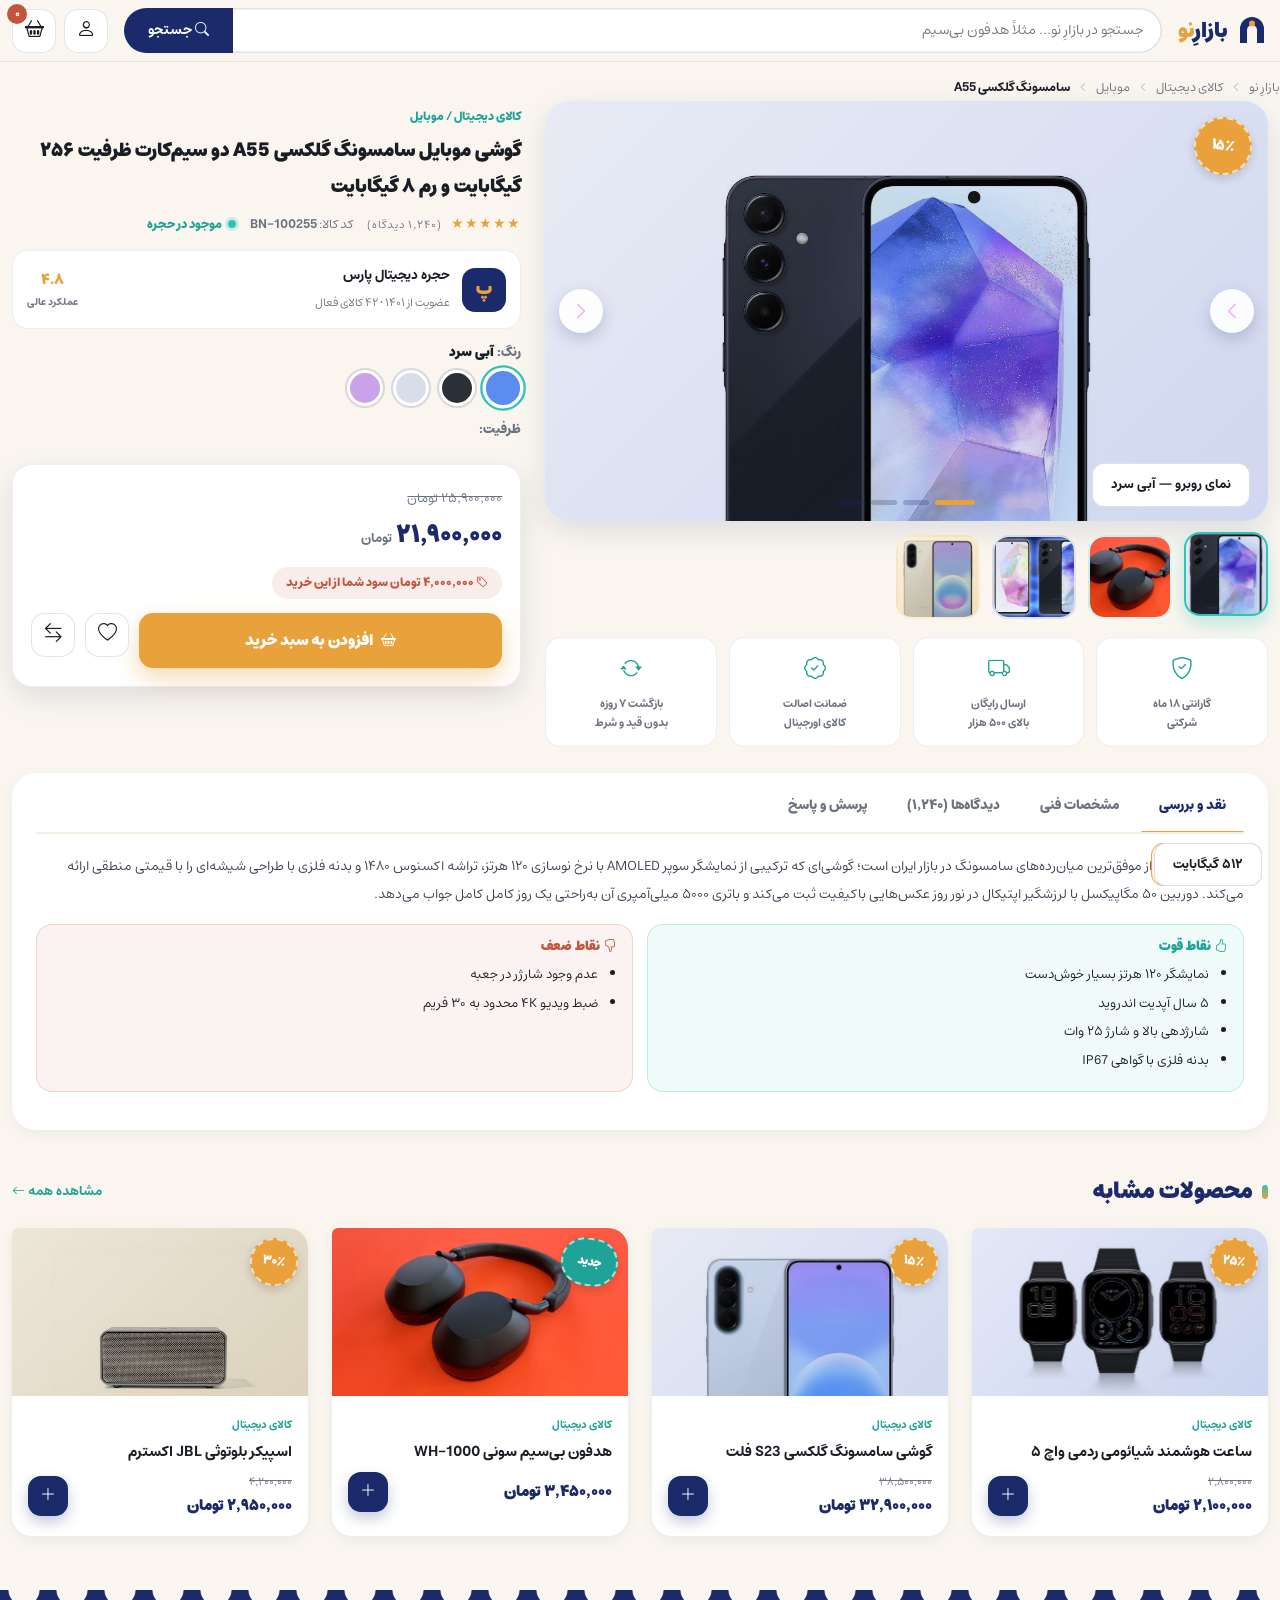
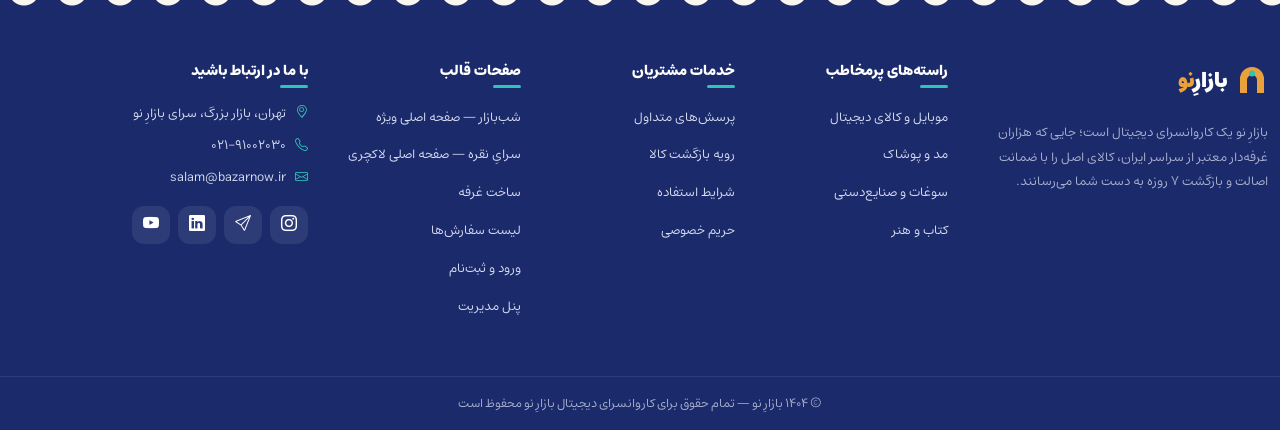
<file: product.html>
<!DOCTYPE html>
<html lang="fa" dir="rtl">
<head>
<meta charset="UTF-8">
<meta name="viewport" content="width=device-width, initial-scale=1.0">
<meta name="description" content="گوشی موبایل سامسونگ گلکسی A55 — بازارِ نو، کاروانسرای دیجیتال">
<link rel="icon" type="image/svg+xml" href="assets/favicon.svg">
<link rel="icon" type="image/png" sizes="32x32" href="assets/favicon-32.png">
<link rel="apple-touch-icon" href="assets/favicon-180.png">
<title>گوشی سامسونگ گلکسی A55 | بازارِ نو</title>

<link href="css/bootstrap.rtl.min.css" rel="stylesheet">
<link href="css/bootstrap-icons.min.css" rel="stylesheet">
<link href="css/style.css" rel="stylesheet">
<link href="css/pages.css" rel="stylesheet">
<script>document.documentElement.classList.add('js');</script>
</head>
<body>


<div class="night-nav" id="nightNav" role="dialog" aria-modal="true" aria-label="منوی بازارِ نو" aria-hidden="true">
  <div class="nn-inner">
    <div class="nn-lantern" aria-hidden="true">
      <svg viewBox="0 0 64 122" width="46">
        <line x1="32" y1="0" x2="32" y2="20" stroke="#B99A55" stroke-width="2"/>
        <path d="M23 20h18l-2.5 8h-13z" fill="#E9A13B"/>
        <path d="M20 28h24c6 9 9 20 9 29 0 17-9.5 30-21 30S11 74 11 57c0-9 3-20 9-29z" fill="#FFDF9E" stroke="#C1553D" stroke-width="3"/>
        <g class="flame">
          <path d="M32 45c4.5 5.5 7 10 7 13.5a7 7 0 0 1-14 0C25 55 27.5 50.5 32 45z" fill="#FFF6DF"/>
          <circle cx="32" cy="58" r="3.6" fill="#F6A21B"/>
        </g>
        <rect x="25" y="87" width="14" height="7" rx="3" fill="#C1553D"/>
        <line x1="32" y1="94" x2="32" y2="103" stroke="#E9A13B" stroke-width="2"/>
        <circle cx="32" cy="108" r="4.5" fill="#E9A13B"/>
      </svg>
    </div>
    <div class="nn-top">
      <button class="nn-close" id="navClose" type="button" aria-label="closemenu"><span></span><span></span></button>
      <a class="nn-brand" href="index.html">
        <svg width="26" height="26" viewBox="0 0 32 32" aria-hidden="true">
          <path d="M4 28V14a12 12 0 0 1 24 0v14h-7V15a5 5 0 0 0-10 0v13z" fill="#E9A13B"/>
          <circle cx="16" cy="8.5" r="3" fill="#2EC4B6"/>
        </svg>
        بازارِ<b>نو</b>
      </a>
    </div>
    <form class="search-bar nn-search" role="search">
      <input type="search" placeholder="جستجو در شب‌بازار..." aria-label="search">
      <button type="submit" aria-label="جستجو"><i class="bi bi-search"></i></button>
    </form>
    <nav aria-label="منوی اصلی موبایل">
      <ul class="nn-list list-unstyled">
        <li style="--m:#FF6B5E; --ms:rgba(255,107,94,.16)"><a href="index.html"><i class="bi bi-lightning-charge-fill"></i><b>پیشنهاد شگفت‌انگیز</b><span class="nn-num">۰۱</span></a></li>
        <li style="--m:#2EC4B6; --ms:rgba(46,196,182,.16)"><a href="#"><i class="bi bi-basket2"></i><b>سوپرمارکت</b><span class="nn-num">۰۲</span></a></li>
        <li style="--m:#E9A13B; --ms:rgba(233,161,59,.16)"><a href="#"><i class="bi bi-bag"></i><b>مد و پوشاک</b><span class="nn-num">۰۳</span></a></li>
        <li style="--m:#5B8DEF; --ms:rgba(91,141,239,.16)"><a href="product.html"><i class="bi bi-phone"></i><b>کالای دیجیتال</b><span class="nn-num">۰۴</span></a></li>
        <li style="--m:#A78BFA; --ms:rgba(167,139,250,.16)"><a href="#"><i class="bi bi-house-heart"></i><b>خانه و آشپزخانه</b><span class="nn-num">۰۵</span></a></li>
        <li style="--m:#F472B6; --ms:rgba(244,114,182,.16)"><a href="#"><i class="bi bi-heart-pulse"></i><b>زیبایی و سلامت</b><span class="nn-num">۰۶</span></a></li>
        <li style="--m:#34D399; --ms:rgba(52,211,153,.16)"><a href="#"><i class="bi bi-journal-bookmark"></i><b>کتاب و هنر</b><span class="nn-num">۰۷</span></a></li>
        <li style="--m:#FFD166; --ms:rgba(255,209,102,.16)"><a href="vendor-register.html"><i class="bi bi-shop"></i><b>ساخت غرفه</b><span class="nn-num">۰۸</span></a></li>
      </ul>
    </nav>
    <div class="nn-foot">
      <a href="auth-login.html" class="btn btn-zafran"><i class="bi bi-person"></i> ورود / ثبت‌نام</a>
      <a href="vendor-register.html" class="btn nn-ghost"><i class="bi bi-box-seam"></i> ورود غرفه‌دار</a>
    </div>
  </div>
</div>


<header class="sticky-top glass-header" id="bazarHeader">
  <div class="container-xxl">
    <div class="d-flex align-items-center gap-2 gap-lg-3 py-2">
      <button class="burger-fancy d-lg-none" type="button" id="navToggle"
              aria-controls="nightNav" aria-expanded="false" aria-label="openmenu">
        <span></span><span></span><span></span>
      </button>
      <a class="logo" href="index.html">
        <svg width="32" height="32" viewBox="0 0 32 32" aria-hidden="true">
          <path d="M4 28V14a12 12 0 0 1 24 0v14h-7V15a5 5 0 0 0-10 0v13z" fill="#1B2A6B"/>
          <circle cx="16" cy="8.5" r="3" fill="#E9A13B"/>
        </svg>
        <span>بازارِ<b>نو</b></span>
      </a>
      <form class="search-bar d-none d-lg-flex flex-grow-1" role="search">
        <input type="search" placeholder="جستجو در بازارِ نو... مثلاً هدفون بی‌سیم" aria-label="جستجو">
        <button type="submit"><i class="bi bi-search"></i> جستجو</button>
      </form>
      <div class="d-flex gap-2 ms-auto ms-lg-0">
        <a class="icon-btn d-none d-sm-grid" href="auth-login.html" aria-label="account">
          <i class="bi bi-person"></i>
        </a>
        <button class="icon-btn" type="button" id="cartBtn" aria-label="shoplist">
          <i class="bi bi-basket2"></i>
          <span class="cart-badge" id="cartBadge">۰</span>
        </button>
      </div>
    </div>
  </div>
</header>

<main>
  <nav class="crumbs container-xxl" aria-label="href">
    <a href="index.html">بازارِ نو</a>
    <i class="bi bi-chevron-left"></i>
    <a href="#">کالای دیجیتال</a>
    <i class="bi bi-chevron-left"></i>
    <a href="#">موبایل</a>
    <i class="bi bi-chevron-left"></i>
    <span>سامسونگ گلکسی A55</span>
  </nav>

  <div class="container-xxl pb-4">
    <div class="row g-4">

    
      <div class="col-lg-7">
        <div class="pd-gallery reveal">
          <div class="pd-carousel carousel slide" id="pdCarousel" data-bs-ride="false">
            <div class="carousel-indicators">
              <button type="button" data-bs-target="#pdCarousel" data-bs-slide-to="0" class="active" aria-label="تصویر ۱"></button>
              <button type="button" data-bs-target="#pdCarousel" data-bs-slide-to="1" aria-label="تصویر ۲"></button>
              <button type="button" data-bs-target="#pdCarousel" data-bs-slide-to="2" aria-label="تصویر ۳"></button>
              <button type="button" data-bs-target="#pdCarousel" data-bs-slide-to="3" aria-label="تصویر ۴"></button>
            </div>
            <div class="carousel-inner">
              <div class="carousel-item active">
                <div class="pd-stage t1"><img id="pdActive" src="assets/products/a55-front.jpg" alt="گوشی گلکسی A55 نمای روبرو"><span class="seal">۱۵٪</span><span class="pd-cap">نمای روبرو — آبی سرد</span></div>
              </div>
              <div class="carousel-item">
                <div class="pd-stage t2"><img class="photo" src="assets/products/sony.jpg" alt="هدفون گلکسی بادز"><span class="pd-cap">همراه با هدفون گلکسی بادز</span></div>
              </div>
              <div class="carousel-item">
                <div class="pd-stage t6"><img class="photo" src="assets/products/a55-angle.jpg" alt="طراحی گلکسی A55"><span class="pd-cap">طراحی زیبا — تجربه بازی با اکسنوس</span></div>
              </div>
              <div class="carousel-item">
                <div class="pd-stage t3"><img src="assets/products/a55-back.jpg" alt="نمای پشت گلکسی A55"><span class="pd-cap">نمای پشت — باتری ۵۰۰۰ میلی‌آمپر</span></div>
              </div>
            </div>
            <button class="carousel-control-prev" type="button" data-bs-target="#pdCarousel" data-bs-slide="prev">
              <span class="carousel-control-prev-icon" aria-hidden="true"></span>
              <span class="visually-hidden">قبلی</span>
            </button>
            <button class="carousel-control-next" type="button" data-bs-target="#pdCarousel" data-bs-slide="next">
              <span class="carousel-control-next-icon" aria-hidden="true"></span>
              <span class="visually-hidden">بعدی</span>
            </button>
          </div>

          <div class="pd-thumbs">
            <button class="pd-thumb t1 active" type="button" data-slide="0" aria-label="slide 1"><img src="assets/products/a55-front.jpg" alt=""></button>
            <button class="pd-thumb t2" type="button" data-slide="1" aria-label="slide 2 "><img class="photo" src="assets/products/sony.jpg" alt=""></button>
            <button class="pd-thumb t6" type="button" data-slide="2" aria-label="slide 3"><img class="photo" src="assets/products/a55-angle.jpg" alt=""></button>
            <button class="pd-thumb t3" type="button" data-slide="3" aria-label="slide 4"><img src="assets/products/a55-back.jpg" alt=""></button>
          </div>
        </div>

       
        <div class="pd-services reveal">
          <div class="srv"><i class="bi bi-shield-check"></i> گارانتی ۱۸ ماه<br>شرکتی</div>
          <div class="srv"><i class="bi bi-truck"></i> ارسال رایگان<br>بالای ۵۰۰ هزار</div>
          <div class="srv"><i class="bi bi-patch-check"></i> ضمانت اصالت<br>کالای اورجینال</div>
          <div class="srv"><i class="bi bi-arrow-repeat"></i> بازگشت ۷ روزه<br>بدون قید و شرط</div>
        </div>
      </div>

      <div class="col-lg-5">
        <div class="pd-info reveal">
          <span class="cat" style="color:var(--firoozeh-d);font-weight:800;font-size:12px;">کالای دیجیتال / موبایل</span>
          <h1>گوشی موبایل سامسونگ گلکسی A55 دو سیم‌کارت ظرفیت ۲۵۶ گیگابایت و رم ۸ گیگابایت</h1>

          <div class="pd-meta">
            <span class="stars">★★★★★ <i>(۱٬۲۴۰ دیدگاه)</i></span>
            <span>کد کالا: <b>BN-100255</b></span>
            <span class="in-stock">موجود در حجره</span>
          </div>

          <a class="pd-vendor" href="#">
            <span class="av">پ</span>
            <span><b>حجره دیجیتال پارس</b><small>عضویت از ۱۴۰۱ • ۴۲ کالای فعال</small></span>
            <span class="rate">۴.۸<small>عملکرد عالی</small></span>
          </a>

          <div class="pd-opt">
            <h6>رنگ: <b id="pdColorName">آبی سرد</b></h6>
            <div class="pd-colors">
              <button type="button" class="active" style="--c:#5B8DEF" data-name="آبی سرد" aria-label="آبی سرد"></button>
              <button type="button" style="--c:#2B2F36" data-name="مشکی" aria-label="مشکی"></button>
              <button type="button" style="--c:#D8DEE9" data-name="نقره‌ای" aria-label="نقره‌ای"></button>
              <button type="button" style="--c:#C9A2E8" data-name="یاسی" aria-label="یاسی"></button>
            </div>
          </div>

          <div class="pd-opt">
            <h6>ظرفیت:</h6>
            <div class="pd-caps">
              <button class="pd-cap" type="button">۱۲۸ گیگابایت</button>
              <button class="pd-cap active" type="button">۲۵۶ گیگابایت</button>
              <button class="pd-cap" type="button">۵۱۲ گیگابایت</button>
            </div>
          </div>

          <div class="pd-pricebox">
            <span class="pd-old">۲۵٬۹۰۰٬۰۰۰ تومان</span>
            <span class="pd-now">۲۱٬۹۰۰٬۰۰۰<i>تومان</i></span>
            <span class="pd-save"><i class="bi bi-tag"></i> ۴٬۰۰۰٬۰۰۰ تومان سود شما از این خرید</span>
            <div class="pd-actions">
              <button class="add-big" type="button"
                      data-name="گوشی سامسونگ گلکسی A55 ظرفیت ۲۵۶"
                      data-price="21900000"
                      data-emoji="📱">
                <i class="bi bi-basket2"></i> افزودن به سبد خرید
              </button>
              <button class="icon-btn" type="button" aria-label="favorate"><i class="bi bi-heart"></i></button>
              <button class="icon-btn" type="button" aria-label="chalenge"><i class="bi bi-arrow-left-right"></i></button>
            </div>
          </div>
        </div>
      </div>
    </div>

    
    <div class="pd-tabsbox reveal">
      <ul class="nav pd-tabs" role="tablist">
        <li role="presentation"><button class="active" type="button" role="tab" data-bs-toggle="tab" data-bs-target="#tabReview">نقد و بررسی</button></li>
        <li role="presentation"><button type="button" role="tab" data-bs-toggle="tab" data-bs-target="#tabSpecs">مشخصات فنی</button></li>
        <li role="presentation"><button type="button" role="tab" data-bs-toggle="tab" data-bs-target="#tabComments">دیدگاه‌ها (۱٬۲۴۰)</button></li>
        <li role="presentation"><button type="button" role="tab" data-bs-toggle="tab" data-bs-target="#tabQa">پرسش و پاسخ</button></li>
      </ul>
      <div class="tab-content">

        
        <div class="tab-pane fade show active" id="tabReview" role="tabpanel">
          <p style="font-size:13.5px;line-height:2.1;color:#3A4150;">
            گلکسی A55 یکی از موفق‌ترین میان‌رده‌های سامسونگ در بازار ایران است؛ گوشی‌ای که ترکیبی از نمایشگر
            سوپر AMOLED با نرخ نوسازی ۱۲۰ هرتز، تراشه اکسنوس ۱۴۸۰ و بدنه فلزی با طراحی شیشه‌ای را با قیمتی
            منطقی ارائه می‌کند. دوربین ۵۰ مگاپیکسل با لرزشگیر اپتیکال در نور روز عکس‌هایی باکیفیت ثبت می‌کند
            و باتری ۵۰۰۰ میلی‌آمپری آن به‌راحتی یک روز کامل کامل جواب می‌دهد.
          </p>
          <div class="proscons">
            <div class="pc-box pc-good">
              <h6><i class="bi bi-hand-thumbs-up"></i> نقاط قوت</h6>
              <ul>
                <li>نمایشگر ۱۲۰ هرتز بسیار خوش‌دست</li>
                <li>۵ سال آپدیت اندروید</li>
                <li>شارژدهی بالا و شارژ ۲۵ وات</li>
                <li>بدنه فلزی با گواهی IP67</li>
              </ul>
            </div>
            <div class="pc-box pc-bad">
              <h6><i class="bi bi-hand-thumbs-down"></i> نقاط ضعف</h6>
              <ul>
                <li>عدم وجود شارژر در جعبه</li>
                <li>ضبط ویدیو ۴K محدود به ۳۰ فریم</li>
              </ul>
            </div>
          </div>
        </div>

        
        <div class="tab-pane fade" id="tabSpecs" role="tabpanel">
          <div class="spec-row"><span>اندازه صفحه</span><span>۶.۶ اینچ — Super AMOLED</span></div>
          <div class="spec-row"><span>نرخ نوسازی</span><span>۱۲۰ هرتز</span></div>
          <div class="spec-row"><span>تراشه</span><span>Exynos 1480</span></div>
          <div class="spec-row"><span>حافظه داخلی</span><span>۲۵۶ گیگابایت</span></div>
          <div class="spec-row"><span>مقدار رم</span><span>۸ گیگابایت</span></div>
          <div class="spec-row"><span>دوربین اصلی</span><span>۵۰ + ۱۲ + ۵ مگاپیکسل</span></div>
          <div class="spec-row"><span>دوربین سلفی</span><span>۳۲ مگاپیکسل</span></div>
          <div class="spec-row"><span>باتری</span><span>۵۰۰۰ میلی‌آمپرساعت — شارژ ۲۵ وات</span></div>
          <div class="spec-row"><span>سیستم‌عامل</span><span>اندروید ۱۴ — One UI 6.1</span></div>
        </div>

        
        <div class="tab-pane fade" id="tabComments" role="tabpanel">
          <div class="rev-sum">
            <div class="rev-score">
              <b>۴.۵</b>
              <span class="stars">★★★★★</span>
              <small>از ۱٬۲۴۰ خریدار</small>
            </div>
            <div class="rev-bars">
              <div class="rev-bar"><b>۵★</b><i><b data-w="78%"></b></i><span>۷۸٪</span></div>
              <div class="rev-bar"><b>۴★</b><i><b data-w="14%"></b></i><span>۱۴٪</span></div>
              <div class="rev-bar"><b>۳★</b><i><b data-w="5%"></b></i><span>۵٪</span></div>
              <div class="rev-bar"><b>۲★</b><i><b data-w="2%"></b></i><span>۲٪</span></div>
              <div class="rev-bar"><b>۱★</b><i><b data-w="1%"></b></i><span>۱٪</span></div>
            </div>
          </div>

          <article class="review-card">
            <header>
              <span class="who">سارا محمدی</span>
              <span class="rev-buy"><i class="bi bi-patch-check"></i> خریدار</span>
              <span class="stars">★★★★★</span>
              <span class="when">۳ روز پیش</span>
            </header>
            <p>بعد از یک ماه استفاده، واقعاً راضی‌ام. دوربین شبش عالیه و باتری تا آخر شب جواب می‌ده. رنگ آبی سردش هم خیلی شیک‌تر از عکس‌هاست.</p>
            <div class="rev-vote">
              <button type="button"><i class="bi bi-hand-thumbs-up"></i> مفید بود (۲۴۱)</button>
              <button type="button"><i class="bi bi-hand-thumbs-down"></i> (۱۲)</button>
            </div>
          </article>

          <article class="review-card">
            <header>
              <span class="who">امیر کاظمی</span>
              <span class="rev-buy"><i class="bi bi-patch-check"></i> خریدار</span>
              <span class="stars">★★★★☆</span>
              <span class="when">۱ هفته پیش</span>
            </header>
            <p>گوشی خوبیه ولی شارژر نداره حتماً جدا خرید کنید. سرعتش برای کارهای روزمره فوق‌العاده‌ست و بازی‌های سنگین هم رو دره اجرا می‌شن.</p>
            <div class="rev-vote">
              <button type="button"><i class="bi bi-hand-thumbs-up"></i> مفید بود (۱۸۶)</button>
              <button type="button"><i class="bi bi-hand-thumbs-down"></i> (۹)</button>
            </div>
          </article>

          
          <form class="rev-form" id="revForm">
            <h6><i class="bi bi-pencil-square"></i> دیدگاه خود را ثبت کنید</h6>
            <div class="rate-input" id="rateInput" role="radiogroup" aria-label="rate">
              <button type="button" aria-label="یک ستاره"><i class="bi bi-star"></i></button>
              <button type="button" aria-label="دو ستاره"><i class="bi bi-star"></i></button>
              <button type="button" aria-label="سه ستاره"><i class="bi bi-star"></i></button>
              <button type="button" aria-label="چهار ستاره"><i class="bi bi-star"></i></button>
              <button type="button" aria-label="پنج ستاره"><i class="bi bi-star"></i></button>
            </div>
            <div class="rate-label" id="rateLabel">با کلیک روی ستاره‌ها امتیاز بدهید</div>
            <input type="text" placeholder="نام شما">
            <textarea rows="3" placeholder="تجربه خود از این محصول را بنویسید..."></textarea>
            <button type="submit" class="btn btn-lajvard"><i class="bi bi-send"></i> ثبت دیدگاه</button>
          </form>
        </div>

        
        <div class="tab-pane fade" id="tabQa" role="tabpanel">
          <div class="qa-item">
            <div class="q"><i class="bi bi-question-circle"></i> شارژر داخل جعبه هست؟</div>
            <div class="a"><i class="bi bi-chat-left-dots"></i> سلام، خیر؛ فقط کابل Type-C همراه گوشی ارائه می‌شود.</div>
          </div>
          <div class="qa-item">
            <div class="q"><i class="bi bi-question-circle"></i> برای بازی مثل کالاف دیوتی مناسبه؟</div>
            <div class="a"><i class="bi bi-chat-left-dots"></i> بله، تراشه اکسنوس ۱۴۸۰ بازی‌های سنگین را روی تنظیمات High روان اجرا می‌کند.</div>
          </div>
          <div class="qa-item">
            <div class="q"><i class="bi bi-question-circle"></i> گارانتی آن با چه شرکتی است؟</div>
            <div class="a"><i class="bi bi-chat-left-dots"></i> گارانتی ۱۸ ماهه شرکتی با امکان ارجاع به نمایندگی در سراسر کشور.</div>
          </div>
          <form class="qa-form">
            <input type="text" placeholder="پرسش خود را درباره این محصول بنویسید...">
            <button type="submit">ثبت پرسش</button>
          </form>
        </div>

      </div>
    </div>

  
    <section class="pt-5">
      <div class="sec-head">
        <h2>محصولات مشابه</h2>
        <a href="#">مشاهده همه <i class="bi bi-arrow-left"></i></a>
      </div>
      <div class="row row-cols-2 row-cols-md-3 row-cols-lg-4 g-3 g-lg-4">
        <div class="col">
          <article class="p-card">
            <div class="thumb t6"><img src="assets/products/watch.jpg" alt="ساعت هوشمند شیائومی"><span class="seal">۲۵٪</span></div>
            <div class="p-body">
              <span class="cat">کالای دیجیتال</span>
              <h3>ساعت هوشمند شیائومی ردمی واچ ۵</h3>
              <div class="price">
                <div><small>۲٬۸۰۰٬۰۰۰</small><b>۲٬۱۰۰٬۰۰۰ تومان</b></div>
                <button class="add-btn" type="button" aria-label="shoplist"><i class="bi bi-plus-lg"></i></button>
              </div>
            </div>
            <a class="stretched-link" href="product.html" aria-label="product"></a>
          </article>
        </div>
        <div class="col">
          <article class="p-card">
            <div class="thumb t1"><img src="assets/products/a55-back.jpg" alt="گوشی سامسونگ گلکسی S23 فلت"><span class="seal">۱۵٪</span></div>
            <div class="p-body">
              <span class="cat">کالای دیجیتال</span>
              <h3>گوشی سامسونگ گلکسی S23 فلت</h3>
              <div class="price">
                <div><small>۳۸٬۵۰۰٬۰۰۰</small><b>۳۲٬۹۰۰٬۰۰۰ تومان</b></div>
                <button class="add-btn" type="button" aria-label="افزودن به سبد"><i class="bi bi-plus-lg"></i></button>
              </div>
            </div>
            <a class="stretched-link" href="product.html" aria-label="product"></a>
          </article>
        </div>
        <div class="col">
          <article class="p-card">
            <div class="thumb t2"><img class="photo" src="assets/products/sony.jpg" alt="هدفون سونی"><span class="seal seal-new">جدید</span></div>
            <div class="p-body">
              <span class="cat">کالای دیجیتال</span>
              <h3>هدفون بی‌سیم سونی WH-1000</h3>
              <div class="price">
                <div><b>۳٬۴۵۰٬۰۰۰ تومان</b></div>
                <button class="add-btn" type="button" aria-label="افزودن به سبد"><i class="bi bi-plus-lg"></i></button>
              </div>
            </div>
            <a class="stretched-link" href="product.html" aria-label="مشاهده محصول"></a>
          </article>
        </div>
        <div class="col">
          <article class="p-card">
            <div class="thumb t5"><img src="assets/products/speaker.jpg" alt="اسپیکر بلوتوثی"><span class="seal">۳۰٪</span></div>
            <div class="p-body">
              <span class="cat">کالای دیجیتال</span>
              <h3>اسپیکر بلوتوثی JBL اکسترم</h3>
              <div class="price">
                <div><small>۴٬۲۰۰٬۰۰۰</small><b>۲٬۹۵۰٬۰۰۰ تومان</b></div>
                <button class="add-btn" type="button" aria-label="افزودن به سبد"><i class="bi bi-plus-lg"></i></button>
              </div>
            </div>
            <a class="stretched-link" href="product.html" aria-label="مشاهده محصول"></a>
          </article>
        </div>
      </div>
    </section>
  </div>
</main>
<footer class="bazar-footer">
  <div class="arch-strip" aria-hidden="true"></div>
  <div class="container-xxl">
    <div class="row g-4 py-4 py-lg-5">
      <div class="col-lg-3 col-md-12">
        <a class="logo logo-light" href="index.html">
          <svg width="32" height="32" viewBox="0 0 32 32" aria-hidden="true">
            <path d="M4 28V14a12 12 0 0 1 24 0v14h-7V15a5 5 0 0 0-10 0v13z" fill="#E9A13B"/>
            <circle cx="16" cy="8.5" r="3" fill="#2EC4B6"/>
          </svg>
          <span>بازارِ<b>نو</b></span>
        </a>
        <p class="f-about">بازارِ نو یک کاروانسرای دیجیتال است؛ جایی که هزاران غرفه‌دار معتبر از سراسر ایران، کالای اصل را با ضمانت اصالت و بازگشت ۷ روزه به دست شما می‌رسانند.</p>
      </div>
      <div class="col-6 col-lg-2">
        <h4>راسته‌های پرمخاطب</h4>
        <ul class="f-links">
          <li><a href="#">موبایل و کالای دیجیتال</a></li>
          <li><a href="#">مد و پوشاک</a></li>
          <li><a href="#">سوغات و صنایع‌دستی</a></li>
          <li><a href="#">کتاب و هنر</a></li>
        </ul>
      </div>
      <div class="col-6 col-lg-2">
        <h4>خدمات مشتریان</h4>
        <ul class="f-links">
          <li><a href="#">پرسش‌های متداول</a></li>
          <li><a href="#">رویه بازگشت کالا</a></li>
          <li><a href="#">شرایط استفاده</a></li>
          <li><a href="#">حریم خصوصی</a></li>
        </ul>
      </div>
      <div class="col-6 col-lg-2">
        <h4>صفحات قالب</h4>
        <ul class="f-links">
          <li><a href="home-special.html">شب‌بازار — صفحه اصلی ویژه</a></li>
          <li><a href="home-luxury.html">سرایِ نقره — صفحه اصلی لاکچری</a></li>
          <li><a href="vendor-register.html">ساخت غرفه</a></li>
          <li><a href="profile-orders.html">لیست سفارش‌ها</a></li>
          <li><a href="auth-login.html">ورود و ثبت‌نام</a></li>
          <li><a href="admin.html">پنل مدیریت</a></li>
        </ul>
      </div>
      <div class="col-12 col-lg-3">
        <h4>با ما در ارتباط باشید</h4>
        <p class="f-contact-line"><i class="bi bi-geo-alt"></i> تهران، بازار بزرگ، سرای بازارِ نو</p>
        <p class="f-contact-line"><i class="bi bi-telephone"></i> ۰۲۱-۹۱۰۰۲۰۳۰</p>
        <p class="f-contact-line"><i class="bi bi-envelope"></i> salam@bazarnow.ir</p>
        <div class="d-flex gap-2 mt-3">
          <a class="social-btn" href="#" aria-label="insta"><i class="bi bi-instagram"></i></a>
          <a class="social-btn" href="#" aria-label="tel"><i class="bi bi-send"></i></a>
          <a class="social-btn" href="#" aria-label="linkdin"><i class="bi bi-linkedin"></i></a>
          <a class="social-btn" href="#" aria-label="yout"><i class="bi bi-youtube"></i></a>
        </div>
      </div>
    </div>
  </div>
  <div class="copy">© ۱۴۰۴ بازارِ نو — تمام حقوق برای کاروانسرای دیجیتال بازارِ نو محفوظ است</div>
</footer>


<div class="toast-container position-fixed bottom-0 start-50 translate-middle-x p-3">
  <div id="cartToast" class="toast bazar-toast" role="alert" aria-live="assertive" aria-atomic="true">
    <div class="d-flex align-items-center">
      <div class="toast-body">
        <i class="bi bi-check-circle-fill icon-zafran"></i> محصول به سبد خرید اضافه شد
      </div>
      <button type="button" class="btn-close btn-close-white ms-auto me-2" data-bs-dismiss="toast" aria-label="close"></button>
    </div>
  </div>
</div>

<script src="js/bootstrap.bundle.min.js"></script>
<script src="js/main.js"></script>
<script src="js/pages.js"></script>
</body>
</html>
</file>
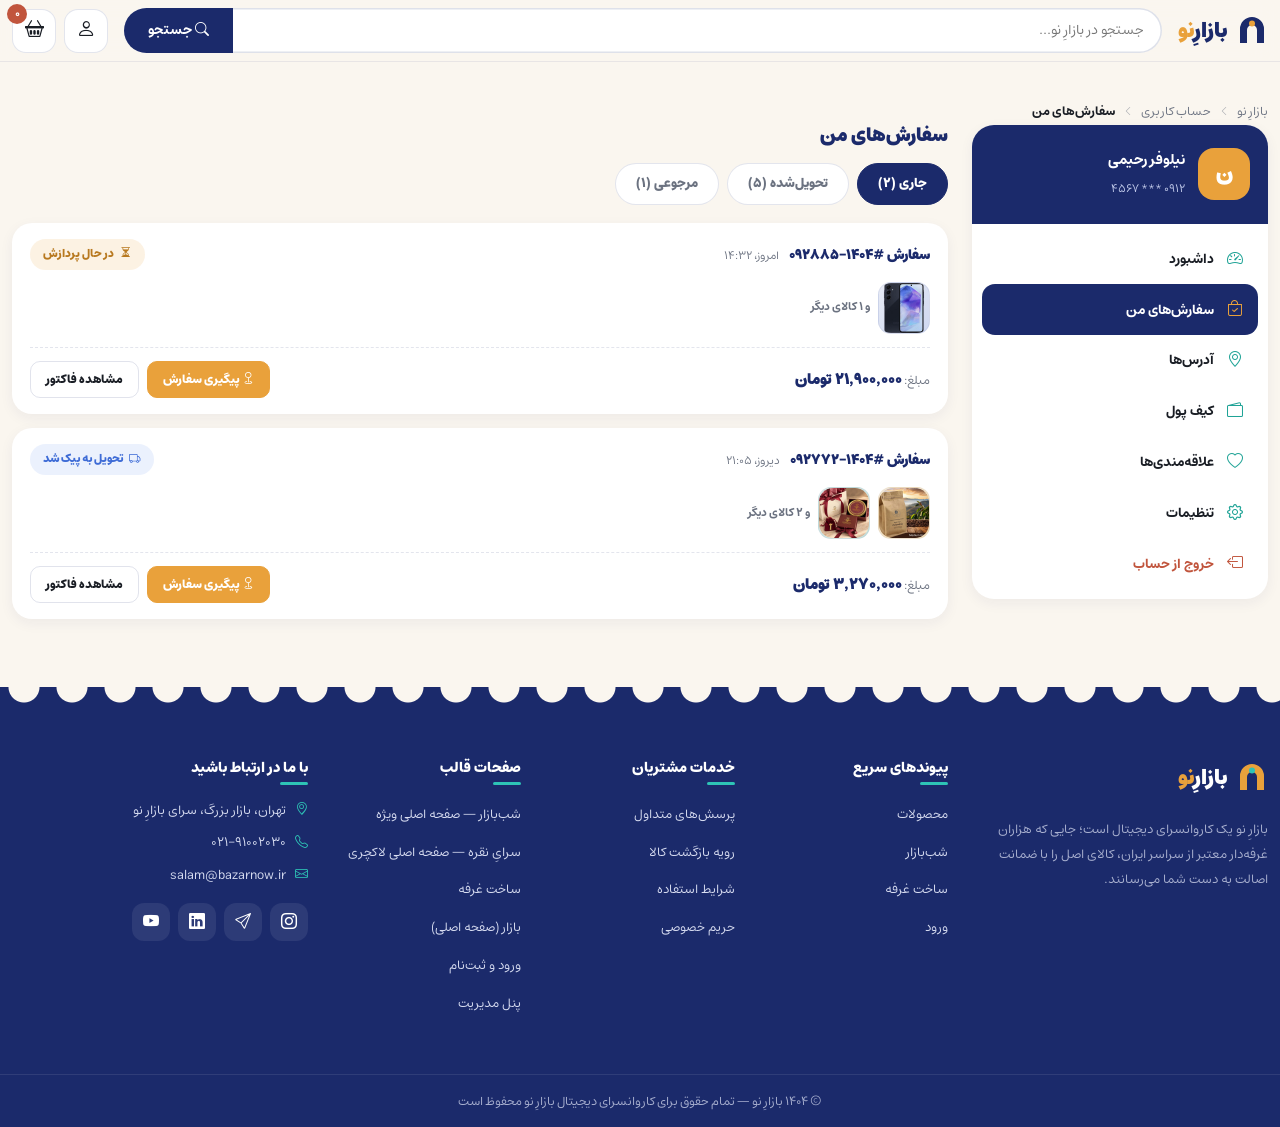
<file: profile-orders.html>
<!DOCTYPE html>
<html lang="fa" dir="rtl">
<head>
<meta charset="UTF-8">
<meta name="viewport" content="width=device-width, initial-scale=1.0">
<meta name="description" content="سفارش‌های من — بازارِ نو">
<link rel="icon" type="image/svg+xml" href="assets/favicon.svg">
<link rel="icon" type="image/png" sizes="32x32" href="assets/favicon-32.png">
<link rel="apple-touch-icon" href="assets/favicon-180.png">
<title>سفارش‌های من | بازارِ نو</title>

<link href="css/bootstrap.rtl.min.css" rel="stylesheet">
<link href="css/bootstrap-icons.min.css" rel="stylesheet">
<link href="css/style.css" rel="stylesheet">
<link href="css/pages.css" rel="stylesheet">
<script>document.documentElement.classList.add('js');</script>
</head>
<body>

<!-- ═══ منوی موبایل ═══ -->
<div class="night-nav" id="nightNav" role="dialog" aria-modal="true" aria-label="منوی بازارِ نو" aria-hidden="true">
  <div class="nn-inner">
    <div class="nn-top">
      <button class="nn-close" id="navClose" type="button" aria-label="closemenu"><span></span><span></span></button>
      <a class="nn-brand" href="index.html">
        <svg width="26" height="26" viewBox="0 0 32 32" aria-hidden="true"><path d="M4 28V14a12 12 0 0 1 24 0v14h-7V15a5 5 0 0 0-10 0v13z" fill="#E9A13B"/><circle cx="16" cy="8.5" r="3" fill="#2EC4B6"/></svg>
        بازارِ<b>نو</b>
      </a>
    </div>
    <nav aria-label="منوی اصلی موبایل">
      <ul class="nn-list list-unstyled">
        <li style="--m:#FF6B5E; --ms:rgba(255,107,94,.16)"><a href="index.html"><i class="bi bi-house"></i><b>صفحه اصلی</b><span class="nn-num">۰۱</span></a></li>
        <li style="--m:#5B8DEF; --ms:rgba(91,141,239,.16)"><a href="product.html"><i class="bi bi-phone"></i><b>کالای دیجیتال</b><span class="nn-num">۰۲</span></a></li>
        <li style="--m:#34D399; --ms:rgba(52,211,153,.16)"><a href="home-special.html"><i class="bi bi-moon-stars"></i><b>شب‌بازار</b><span class="nn-num">۰۳</span></a></li>
        <li style="--m:#E9A13B; --ms:rgba(233,161,59,.16)"><a href="auth-login.html"><i class="bi bi-box-arrow-left"></i><b>خروج از حساب</b><span class="nn-num">۰۴</span></a></li>
      </ul>
    </nav>
  </div>
</div>


<header class="sticky-top glass-header" id="bazarHeader">
  <div class="container-xxl">
    <div class="d-flex align-items-center gap-2 gap-lg-3 py-2">
      <button class="burger-fancy d-lg-none" type="button" id="navToggle"
              aria-controls="nightNav" aria-expanded="false" aria-label="openmenu">
        <span></span><span></span><span></span>
      </button>
      <a class="logo" href="index.html">
        <svg width="32" height="32" viewBox="0 0 32 32" aria-hidden="true">
          <path d="M4 28V14a12 12 0 0 1 24 0v14h-7V15a5 5 0 0 0-10 0v13z" fill="#1B2A6B"/>
          <circle cx="16" cy="8.5" r="3" fill="#E9A13B"/>
        </svg>
        <span>بازارِ<b>نو</b></span>
      </a>
      <form class="search-bar d-none d-lg-flex flex-grow-1" role="search">
        <input type="search" placeholder="جستجو در بازارِ نو..." aria-label="search">
        <button type="submit"><i class="bi bi-search"></i> جستجو</button>
      </form>
      <div class="d-flex gap-2 ms-auto ms-lg-0">
        <a class="icon-btn d-none d-sm-grid" href="auth-login.html" aria-label="account"><i class="bi bi-person"></i></a>
        <button class="icon-btn" type="button" id="cartBtn" aria-label="سبد خرید">
          <i class="bi bi-basket2"></i>
          <span class="cart-badge" id="cartBadge">۰</span>
        </button>
      </div>
    </div>
  </div>
</header>

<main class="container-xxl py-4">
  <nav class="crumbs" aria-label="مسیر صفحه">
    <a href="index.html">بازارِ نو</a><i class="bi bi-chevron-left"></i>
    <a href="#">حساب کاربری</a><i class="bi bi-chevron-left"></i>
    <span>سفارش‌های من</span>
  </nav>

  <div class="row g-4">
    <aside class="col-lg-3">
      <div class="pf-side">
        <div class="pf-user">
          <span class="av">ن</span>
          <span><b>نیلوفر رحیمی</b><small>۰۹۱۲ *** ۴۵۶۷</small></span>
        </div>
        <ul class="pf-menu">
          <li><a href="#"><i class="bi bi-speedometer2"></i> داشبورد</a></li>
          <li class="active"><a href="profile-orders.html"><i class="bi bi-bag-check"></i> سفارش‌های من</a></li>
          <li><a href="#"><i class="bi bi-geo-alt"></i> آدرس‌ها</a></li>
          <li><a href="#"><i class="bi bi-wallet2"></i> کیف پول</a></li>
          <li><a href="#"><i class="bi bi-heart"></i> علاقه‌مندی‌ها</a></li>
          <li><a href="#"><i class="bi bi-gear"></i> تنظیمات</a></li>
          <li class="quit"><a href="auth-login.html"><i class="bi bi-box-arrow-left"></i> خروج از حساب</a></li>
        </ul>
      </div>
    </aside>

    <div class="col-lg-9">
      <h1 class="pf-title">سفارش‌های من</h1>

      <ul class="nav pf-tabs" role="tablist">
        <li role="presentation"><button class="active" type="button" data-bs-toggle="tab" data-bs-target="#ordNow">جاری (۲)</button></li>
        <li role="presentation"><button type="button" data-bs-toggle="tab" data-bs-target="#ordDone">تحویل‌شده (۵)</button></li>
        <li role="presentation"><button type="button" data-bs-toggle="tab" data-bs-target="#ordBack">مرجوعی (۱)</button></li>
      </ul>

      <div class="tab-content">


        <div class="tab-pane fade show active" id="ordNow" role="tabpanel">
          <div class="ord-card">
            <header>
              <div><span class="ord-code">سفارش #۱۴۰۴-۰۹۲۸۸۵</span><span class="ord-date">امروز، ۱۴:۳۲</span></div>
              <span class="ord-st s-process"><i class="bi bi-hourglass-split"></i> در حال پردازش</span>
            </header>
            <div class="ord-items">
              <span class="mini t1"><img src="assets/products/a55-front.jpg" alt="گوشی گلکسی A55"></span>
              <span class="more">و ۱ کالای دیگر</span>
            </div>
            <div class="ord-foot">
              <span class="sum">مبلغ: <b>۲۱٬۹۰۰٬۰۰۰ تومان</b></span>
              <div class="ord-actions">
                <a href="#" class="prim"><i class="bi bi-geo"></i> پیگیری سفارش</a>
                <a href="#">مشاهده فاکتور</a>
              </div>
            </div>
          </div>

          <div class="ord-card">
            <header>
              <div><span class="ord-code">سفارش #۱۴۰۴-۰۹۲۷۷۲</span><span class="ord-date">دیروز، ۲۱:۰۵</span></div>
              <span class="ord-st s-send"><i class="bi bi-truck"></i> تحویل به پیک شد</span>
            </header>
            <div class="ord-items">
              <span class="mini t3"><img class="photo" src="assets/products/coffee.jpg" alt="قهوه"></span>
              <span class="mini t8"><img class="photo" src="assets/products/saffron.jpg" alt="سوغات"></span>
              <span class="more">و ۲ کالای دیگر</span>
            </div>
            <div class="ord-foot">
              <span class="sum">مبلغ: <b>۳٬۲۷۰٬۰۰۰ تومان</b></span>
              <div class="ord-actions">
                <a href="#" class="prim"><i class="bi bi-geo"></i> پیگیری سفارش</a>
                <a href="#">مشاهده فاکتور</a>
              </div>
            </div>
          </div>
        </div>

        
        <div class="tab-pane fade" id="ordDone" role="tabpanel">
          <div class="ord-card">
            <header>
              <div><span class="ord-code">سفارش #۱۴۰۴-۰۹۱۱۴۳</span><span class="ord-date">۵ مهر ۱۴۰۴</span></div>
              <span class="ord-st s-done"><i class="bi bi-check-circle"></i> تحویل شد</span>
            </header>
            <div class="ord-items">
              <span class="mini t2"><img class="photo" src="assets/products/sony.jpg" alt="هدفون سونی"></span>
              <span class="more">هدفون بی‌سیم سونی</span>
            </div>
            <div class="ord-foot">
              <span class="sum">مبلغ: <b>۳٬۴۵۰٬۰۰۰ تومان</b></span>
              <div class="ord-actions">
                <a href="product.html">خرید مجدد</a>
                <a href="#">ثبت دیدگاه</a>
                <a href="#">فاکتور</a>
              </div>
            </div>
          </div>

          <div class="ord-card">
            <header>
              <div><span class="ord-code">سفارش #۱۴۰۴-۰۸۸۹۹۰</span><span class="ord-date">۲۸ شهریور ۱۴۰۴</span></div>
              <span class="ord-st s-done"><i class="bi bi-check-circle"></i> تحویل شد</span>
            </header>
            <div class="ord-items">
              <span class="mini t7"><img src="assets/products/book.jpg" alt="رباعی‌های حافظ"></span>
              <span class="more">رباعی‌های حافظ — جلد چرمی</span>
            </div>
            <div class="ord-foot">
              <span class="sum">مبلغ: <b>۴۵۰٬۰۰۰ تومان</b></span>
              <div class="ord-actions">
                <a href="product.html">خرید مجدد</a>
                <a href="#">ثبت دیدگاه</a>
                <a href="#">فاکتور</a>
              </div>
            </div>
          </div>
        </div>

        
        <div class="tab-pane fade" id="ordBack" role="tabpanel">
          <div class="ord-card">
            <header>
              <div><span class="ord-code">سفارش #۱۴۰۴-۰۷۶۵۵۱</span><span class="ord-date">۲ مرداد ۱۴۰۴</span></div>
              <span class="ord-st s-back"><i class="bi bi-arrow-return-left"></i> مرجوع شد</span>
            </header>
            <div class="ord-items">
              <span class="mini t4"><img src="assets/products/perfume.jpg" alt="عطر لالیک"></span>
              <span class="more">عطر لالیک انکر نویر — مبلغ به کیف پول بازگشت</span>
            </div>
            <div class="ord-foot">
              <span class="sum">مبلغ: <b>۲٬۹۵۰٬۰۰۰ تومان</b></span>
              <div class="ord-actions">
                <a href="#">جزئیات مرجوعی</a>
              </div>
            </div>
          </div>
        </div>

      </div>
    </div>
  </div>
</main>

<footer class="bazar-footer">
  <div class="arch-strip" aria-hidden="true"></div>
  <div class="container-xxl">
    <div class="row g-4 py-4 py-lg-5">
      <div class="col-lg-3 col-md-12">
        <a class="logo logo-light" href="index.html">
          <svg width="32" height="32" viewBox="0 0 32 32" aria-hidden="true">
            <path d="M4 28V14a12 12 0 0 1 24 0v14h-7V15a5 5 0 0 0-10 0v13z" fill="#E9A13B"/>
            <circle cx="16" cy="8.5" r="3" fill="#2EC4B6"/>
          </svg>
          <span>بازارِ<b>نو</b></span>
        </a>
        <p class="f-about">بازارِ نو یک کاروانسرای دیجیتال است؛ جایی که هزاران غرفه‌دار معتبر از سراسر ایران، کالای اصل را با ضمانت اصالت به دست شما می‌رسانند.</p>
      </div>
      <div class="col-6 col-lg-2">
        <h4>پیوندهای سریع</h4>
        <ul class="f-links">
          <li><a href="product.html">محصولات</a></li>
          <li><a href="home-special.html">شب‌بازار</a></li>
          <li><a href="vendor-register.html">ساخت غرفه</a></li>
          <li><a href="auth-login.html">ورود</a></li>
        </ul>
      </div>
      <div class="col-6 col-lg-2">
        <h4>خدمات مشتریان</h4>
        <ul class="f-links">
          <li><a href="#">پرسش‌های متداول</a></li>
          <li><a href="#">رویه بازگشت کالا</a></li>
          <li><a href="#">شرایط استفاده</a></li>
          <li><a href="#">حریم خصوصی</a></li>
        </ul>
      </div>
      <div class="col-6 col-lg-2">
        <h4>صفحات قالب</h4>
        <ul class="f-links">
          <li><a href="home-special.html">شب‌بازار — صفحه اصلی ویژه</a></li>
          <li><a href="home-luxury.html">سرایِ نقره — صفحه اصلی لاکچری</a></li>
          <li><a href="vendor-register.html">ساخت غرفه</a></li>
          <li><a href="index.html">بازار (صفحه اصلی)</a></li>
          <li><a href="auth-login.html">ورود و ثبت‌نام</a></li>
          <li><a href="admin.html">پنل مدیریت</a></li>
        </ul>
      </div>
      <div class="col-12 col-lg-3">
        <h4>با ما در ارتباط باشید</h4>
        <p class="f-contact-line"><i class="bi bi-geo-alt"></i> تهران، بازار بزرگ، سرای بازارِ نو</p>
        <p class="f-contact-line"><i class="bi bi-telephone"></i> ۰۲۱-۹۱۰۰۲۰۳۰</p>
        <p class="f-contact-line"><i class="bi bi-envelope"></i> salam@bazarnow.ir</p>
        <div class="d-flex gap-2 mt-3">
          <a class="social-btn" href="#" aria-label="insta"><i class="bi bi-instagram"></i></a>
          <a class="social-btn" href="#" aria-label="tel"><i class="bi bi-send"></i></a>
          <a class="social-btn" href="#" aria-label="linkdin"><i class="bi bi-linkedin"></i></a>
          <a class="social-btn" href="#" aria-label="yout"><i class="bi bi-youtube"></i></a>
        </div>
      </div>
    </div>
  </div>
  <div class="copy">© ۱۴۰۴ بازارِ نو — تمام حقوق برای کاروانسرای دیجیتال بازارِ نو محفوظ است</div>
</footer>

<div class="toast-container position-fixed bottom-0 start-50 translate-middle-x p-3">
  <div id="cartToast" class="toast bazar-toast" role="alert" aria-live="assertive" aria-atomic="true">
    <div class="d-flex align-items-center">
      <div class="toast-body">
        <i class="bi bi-check-circle-fill icon-zafran"></i> محصول به سبد خرید اضافه شد
      </div>
      <button type="button" class="btn-close btn-close-white ms-auto me-2" data-bs-dismiss="toast" aria-label="close"></button>
    </div>
  </div>
</div>

<script src="js/bootstrap.bundle.min.js"></script>
<script src="js/main.js"></script>
<script src="js/pages.js"></script>
</body>
</html>
</file>
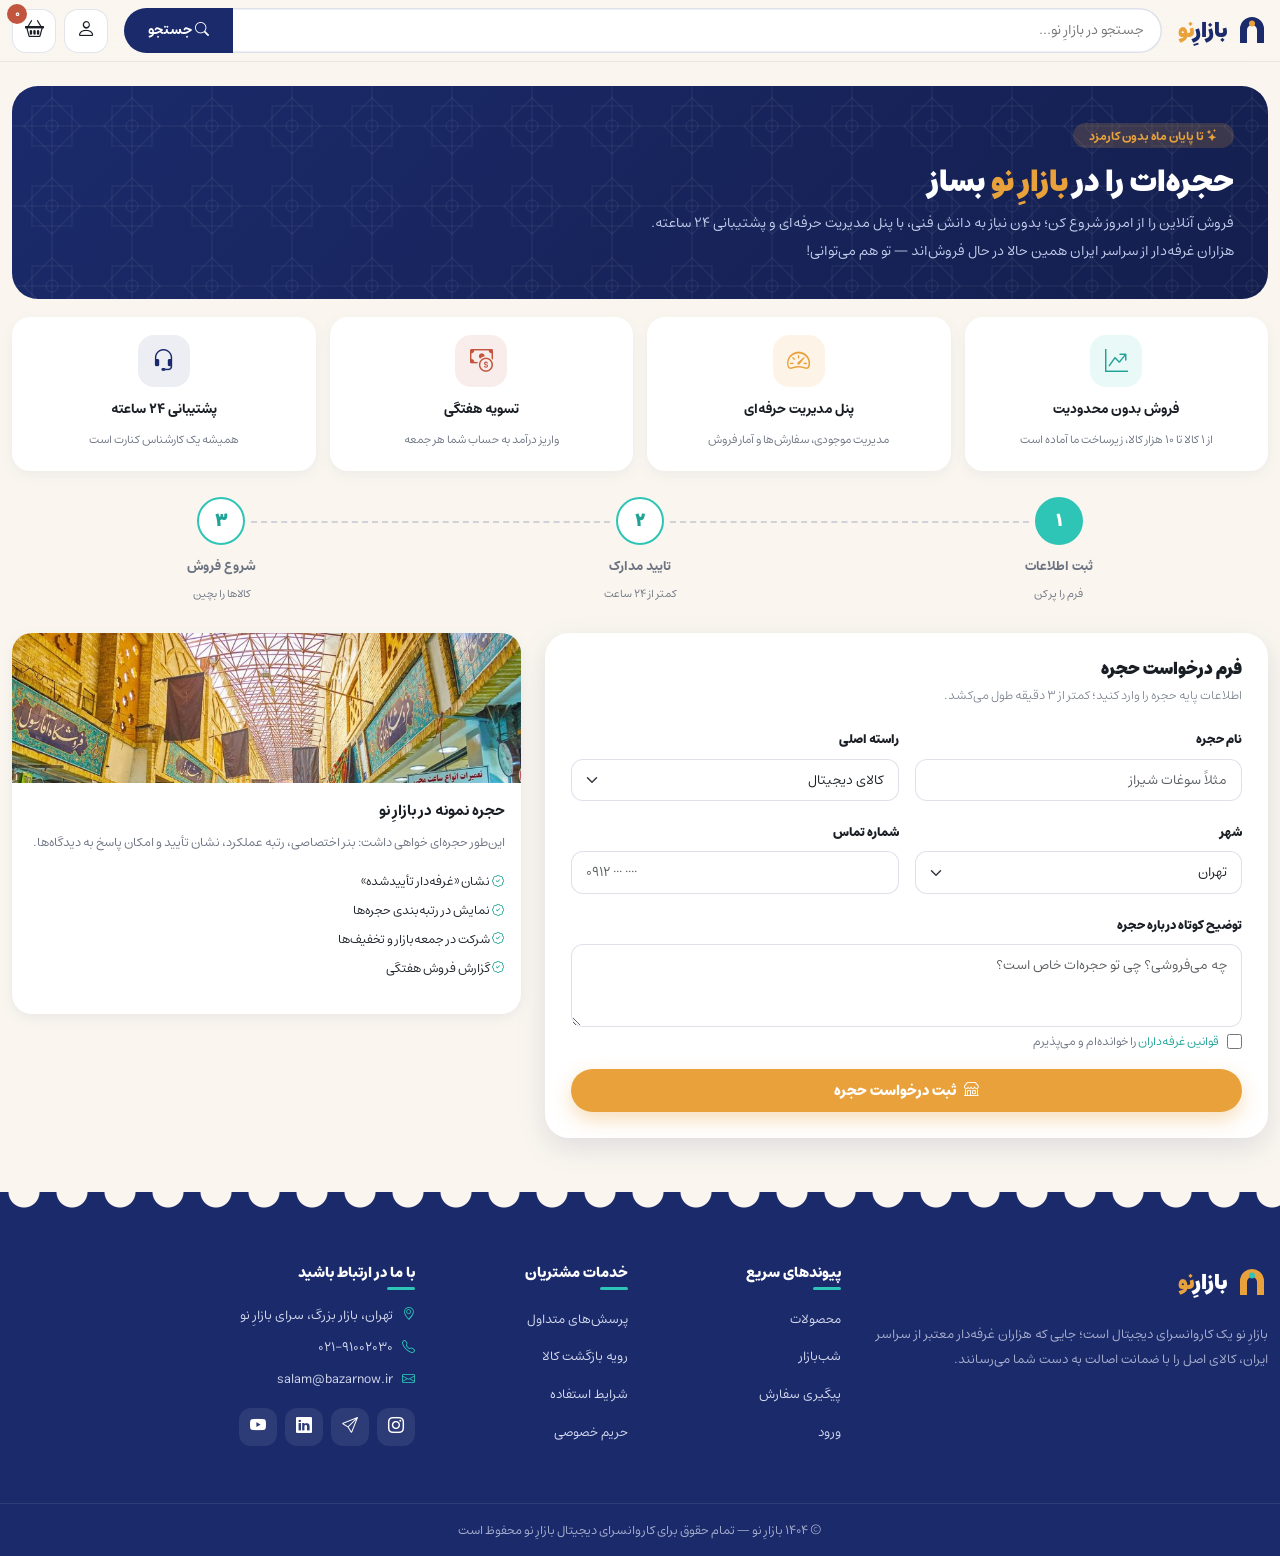
<file: vendor-register.html>
<!DOCTYPE html>
<html lang="fa" dir="rtl">
<head>
<meta charset="UTF-8">
<meta name="viewport" content="width=device-width, initial-scale=1.0">
<meta name="description" content="ساخت غرفه در بازارِ نو — حجره آنلاین خود را رایگان بسازید">
<link rel="icon" type="image/svg+xml" href="assets/favicon.svg">
<link rel="icon" type="image/png" sizes="32x32" href="assets/favicon-32.png">
<link rel="apple-touch-icon" href="assets/favicon-180.png">
<title>ساخت غرفه | بازارِ نو</title>

<link href="css/bootstrap.rtl.min.css" rel="stylesheet">
<link href="css/bootstrap-icons.min.css" rel="stylesheet">
<link href="css/style.css" rel="stylesheet">
<link href="css/pages.css" rel="stylesheet">
<script>document.documentElement.classList.add('js');</script>
</head>
<body>


<div class="night-nav" id="nightNav" role="dialog" aria-modal="true" aria-label="منوی بازارِ نو" aria-hidden="true">
  <div class="nn-inner">
    <div class="nn-top">
      <button class="nn-close" id="navClose" type="button" aria-label="closemenu"><span></span><span></span></button>
      <a class="nn-brand" href="index.html">
        <svg width="26" height="26" viewBox="0 0 32 32" aria-hidden="true"><path d="M4 28V14a12 12 0 0 1 24 0v14h-7V15a5 5 0 0 0-10 0v13z" fill="#E9A13B"/><circle cx="16" cy="8.5" r="3" fill="#2EC4B6"/></svg>
        بازارِ<b>نو</b>
      </a>
    </div>
    <nav aria-label="منوی اصلی موبایل">
      <ul class="nn-list list-unstyled">
        <li style="--m:#FF6B5E; --ms:rgba(255,107,94,.16)"><a href="index.html"><i class="bi bi-house"></i><b>صفحه اصلی</b><span class="nn-num">۰۱</span></a></li>
        <li style="--m:#5B8DEF; --ms:rgba(91,141,239,.16)"><a href="product.html"><i class="bi bi-phone"></i><b>کالای دیجیتال</b><span class="nn-num">۰۲</span></a></li>
        <li style="--m:#34D399; --ms:rgba(52,211,153,.16)"><a href="home-special.html"><i class="bi bi-moon-stars"></i><b>شب‌بازار</b><span class="nn-num">۰۳</span></a></li>
        <li style="--m:#E9A13B; --ms:rgba(233,161,59,.16)"><a href="auth-login.html"><i class="bi bi-person"></i><b>ورود / ثبت‌نام</b><span class="nn-num">۰۴</span></a></li>
      </ul>
    </nav>
  </div>
</div>


<header class="sticky-top glass-header" id="bazarHeader">
  <div class="container-xxl">
    <div class="d-flex align-items-center gap-2 gap-lg-3 py-2">
      <button class="burger-fancy d-lg-none" type="button" id="navToggle"
              aria-controls="nightNav" aria-expanded="false" aria-label="openmenu">
        <span></span><span></span><span></span>
      </button>
      <a class="logo" href="index.html">
        <svg width="32" height="32" viewBox="0 0 32 32" aria-hidden="true">
          <path d="M4 28V14a12 12 0 0 1 24 0v14h-7V15a5 5 0 0 0-10 0v13z" fill="#1B2A6B"/>
          <circle cx="16" cy="8.5" r="3" fill="#E9A13B"/>
        </svg>
        <span>بازارِ<b>نو</b></span>
      </a>
      <form class="search-bar d-none d-lg-flex flex-grow-1" role="search">
        <input type="search" placeholder="جستجو در بازارِ نو..." aria-label="search">
        <button type="submit"><i class="bi bi-search"></i> جستجو</button>
      </form>
      <div class="d-flex gap-2 ms-auto ms-lg-0">
        <a class="icon-btn d-none d-sm-grid" href="auth-login.html" aria-label="account"><i class="bi bi-person"></i></a>
        <button class="icon-btn" type="button" id="cartBtn" aria-label="سبد خرید">
          <i class="bi bi-basket2"></i>
          <span class="cart-badge" id="cartBadge">۰</span>
        </button>
      </div>
    </div>
  </div>
</header>

<main class="container-xxl py-4">

 
  <div class="vd-hero reveal">
    <div class="gireh"></div>
    <div class="position-relative">
      <span class="badge" style="background:rgba(233,161,59,.18);color:var(--zafran);border-radius:999px;padding:6px 16px;font-size:12px;">
        <i class="bi bi-stars"></i> تا پایان ماه بدون کارمزد
      </span>
      <h1 class="mt-3">حجره‌ات را در <b>بازارِ نو</b> بساز</h1>
      <p>
        فروش آنلاین را از امروز شروع کن؛ بدون نیاز به دانش فنی، با پنل مدیریت حرفه‌ای و پشتیبانی ۲۴ ساعته.
        هزاران غرفه‌دار از سراسر ایران همین حالا در حال فروش‌اند — تو هم می‌توانی!
      </p>
    </div>
  </div>

 
  <div class="vd-benefits reveal">
    <div class="vd-benefit"><i class="bi bi-graph-up-arrow"></i><b>فروش بدون محدودیت</b><span>از ۱ کالا تا ۱۰ هزار کالا، زیرساخت ما آماده است</span></div>
    <div class="vd-benefit"><i class="bi bi-speedometer2"></i><b>پنل مدیریت حرفه‌ای</b><span>مدیریت موجودی، سفارش‌ها و آمار فروش</span></div>
    <div class="vd-benefit"><i class="bi bi-cash-coin"></i><b>تسویه هفتگی</b><span>واریز درآمد به حساب شما هر جمعه</span></div>
    <div class="vd-benefit"><i class="bi bi-headset"></i><b>پشتیبانی ۲۴ ساعته</b><span>همیشه یک کارشناس کنارت است</span></div>
  </div>

  <div class="vd-steps reveal">
    <div class="vd-step"><span class="n">۱</span><span><b>ثبت اطلاعات</b><span>فرم را پر کن</span></span></div>
    <div class="vd-step"><span class="n">۲</span><span><b>تایید مدارک</b><span>کمتر از ۲۴ ساعت</span></span></div>
    <div class="vd-step"><span class="n">۳</span><span><b>شروع فروش</b><span>کالاها را بچین</span></span></div>
  </div>

 
  <div class="row g-4 align-items-start reveal">
    <div class="col-lg-7">
      <form class="vd-form">
        <h2>فرم درخواست حجره</h2>
        <p class="lead">اطلاعات پایه حجره را وارد کنید؛ کمتر از ۳ دقیقه طول می‌کشد.</p>

        <div class="row g-3">
          <div class="col-md-6">
            <label class="form-label" for="vdName">نام حجره</label>
            <input type="text" class="form-control" id="vdName" placeholder="مثلاً سوغات شیراز">
          </div>
          <div class="col-md-6">
            <label class="form-label" for="vdCat">راسته اصلی</label>
            <select class="form-select" id="vdCat">
              <option>کالای دیجیتال</option>
              <option>مد و پوشاک</option>
              <option>سوغات و صنایع‌دستی</option>
              <option>خانه و آشپزخانه</option>
              <option>زیبایی و سلامت</option>
              <option>کتاب و هنر</option>
            </select>
          </div>
          <div class="col-md-6">
            <label class="form-label" for="vdCity">شهر</label>
            <select class="form-select" id="vdCity">
              <option>تهران</option>
              <option>مشهد</option>
              <option>اصفهان</option>
              <option>تبریز</option>
              <option>شیراز</option>
              <option>سایر شهرها</option>
            </select>
          </div>
          <div class="col-md-6">
            <label class="form-label" for="vdPhone">شماره تماس</label>
            <input type="tel" class="form-control" id="vdPhone" placeholder="۰۹۱۲ ··· ····" inputmode="numeric">
          </div>
          <div class="col-12">
            <label class="form-label" for="vdDesc">توضیح کوتاه درباره حجره</label>
            <textarea class="form-control" id="vdDesc" rows="3" placeholder="چه می‌فروشی؟ چی تو حجره‌ات خاص است؟"></textarea>
          </div>
        </div>

        <label class="au-check" style="color:var(--muted);">
          <input type="checkbox">
          <span><a href="#" style="color:var(--firoozeh-d);text-decoration:none;">قوانین غرفه‌داران</a> را خوانده‌ام و می‌پذیرم</span>
        </label>

        <a href="auth-verify.html" class="btn btn-zafran w-100" style="display:flex;align-items:center;justify-content:center;gap:8px;">
          <i class="bi bi-shop"></i> ثبت درخواست حجره
        </a>
      </form>
    </div>

    <div class="col-lg-5">
      <div class="p-card" style="border-radius:20px;">
        <div class="thumb t3" style="height:150px;"><img class="photo" src="assets/products/stall.jpg" alt="حجره نمونه در بازار ایرانی"></div>
        <div class="p-body">
          <h3 style="font-size:15px;">حجره نمونه در بازارِ نو</h3>
          <p style="font-size:12.5px;color:var(--muted);line-height:2;margin-bottom:12px;">
            این‌طور حجره‌ای خواهی داشت: بنر اختصاصی، رتبه عملکرد، نشان تأیید و امکان پاسخ به دیدگاه‌ها.
          </p>
          <ul class="list-unstyled" style="font-size:12.5px;line-height:2.3;">
            <li><i class="bi bi-patch-check" style="color:var(--firoozeh-d);"></i> نشان «غرفه‌دار تأییدشده»</li>
            <li><i class="bi bi-patch-check" style="color:var(--firoozeh-d);"></i> نمایش در رتبه‌بندی حجره‌ها</li>
            <li><i class="bi bi-patch-check" style="color:var(--firoozeh-d);"></i> شرکت در جمعه‌بازار و تخفیف‌ها</li>
            <li><i class="bi bi-patch-check" style="color:var(--firoozeh-d);"></i> گزارش فروش هفتگی</li>
          </ul>
        </div>
      </div>
    </div>
  </div>
</main>

<footer class="bazar-footer">
  <div class="arch-strip" aria-hidden="true"></div>
  <div class="container-xxl">
    <div class="row g-4 py-4 py-lg-5">
      <div class="col-lg-4 col-md-12">
        <a class="logo logo-light" href="index.html">
          <svg width="32" height="32" viewBox="0 0 32 32" aria-hidden="true">
            <path d="M4 28V14a12 12 0 0 1 24 0v14h-7V15a5 5 0 0 0-10 0v13z" fill="#E9A13B"/>
            <circle cx="16" cy="8.5" r="3" fill="#2EC4B6"/>
          </svg>
          <span>بازارِ<b>نو</b></span>
        </a>
        <p class="f-about">بازارِ نو یک کاروانسرای دیجیتال است؛ جایی که هزاران غرفه‌دار معتبر از سراسر ایران، کالای اصل را با ضمانت اصالت به دست شما می‌رسانند.</p>
      </div>
      <div class="col-6 col-lg-2">
        <h4>پیوندهای سریع</h4>
        <ul class="f-links">
          <li><a href="product.html">محصولات</a></li>
          <li><a href="home-special.html">شب‌بازار</a></li>
          <li><a href="profile-orders.html">پیگیری سفارش</a></li>
          <li><a href="auth-login.html">ورود</a></li>
        </ul>
      </div>
      <div class="col-6 col-lg-2">
        <h4>خدمات مشتریان</h4>
        <ul class="f-links">
          <li><a href="#">پرسش‌های متداول</a></li>
          <li><a href="#">رویه بازگشت کالا</a></li>
          <li><a href="#">شرایط استفاده</a></li>
          <li><a href="#">حریم خصوصی</a></li>
        </ul>
      </div>
      <div class="col-12 col-lg-4">
        <h4>با ما در ارتباط باشید</h4>
        <p class="f-contact-line"><i class="bi bi-geo-alt"></i> تهران، بازار بزرگ، سرای بازارِ نو</p>
        <p class="f-contact-line"><i class="bi bi-telephone"></i> ۰۲۱-۹۱۰۰۲۰۳۰</p>
        <p class="f-contact-line"><i class="bi bi-envelope"></i> salam@bazarnow.ir</p>
        <div class="d-flex gap-2 mt-3">
          <a class="social-btn" href="#" aria-label="insta"><i class="bi bi-instagram"></i></a>
          <a class="social-btn" href="#" aria-label="tel"><i class="bi bi-send"></i></a>
          <a class="social-btn" href="#" aria-label="linkdin"><i class="bi bi-linkedin"></i></a>
          <a class="social-btn" href="#" aria-label="yout"><i class="bi bi-youtube"></i></a>
        </div>
      </div>
    </div>
  </div>
  <div class="copy">© ۱۴۰۴ بازارِ نو — تمام حقوق برای کاروانسرای دیجیتال بازارِ نو محفوظ است</div>
</footer>

<div class="toast-container position-fixed bottom-0 start-50 translate-middle-x p-3">
  <div id="cartToast" class="toast bazar-toast" role="alert" aria-live="assertive" aria-atomic="true">
    <div class="d-flex align-items-center">
      <div class="toast-body">
        <i class="bi bi-check-circle-fill icon-zafran"></i> محصول به سبد خرید اضافه شد
      </div>
      <button type="button" class="btn-close btn-close-white ms-auto me-2" data-bs-dismiss="toast" aria-label="close"></button>
    </div>
  </div>
</div>

<script src="js/bootstrap.bundle.min.js"></script>
<script src="js/main.js"></script>
<script src="js/pages.js"></script>
</body>
</html>
</file>
<file: css/style.css>
@font-face {
  font-family: 'Estedad';
  src: url('../fonts/Estedad-VF.woff2') format('woff2-variations'),
       url('../fonts/Estedad-VF.woff2') format('woff2');
  font-weight: 100 900;
  font-style: normal;
  font-display: swap;
}

:root {
  --lajvard:   #1B2A6B;
  --lajvard-d: #141F4E;
  --firoozeh:  #2EC4B6;
  --firoozeh-d:#1FA396;
  --zafran:    #E9A13B;
  --shamghe:   #C1553D;
  --gach:      #FAF6EF;
  --kah:       #F3EDE2;
  --ink:       #191D24;
  --muted:     #6B7280;
  --radius:    18px;
  --shadow:    0 10px 30px rgba(27, 42, 107, .12);


  --bs-body-font-family: 'Estedad', Tahoma, sans-serif;
  --bs-body-color: var(--ink);
}

html { scroll-behavior: smooth; }

body {
  background: var(--gach);
  font-family: var(--bs-body-font-family);
  line-height: 1.8;
  overflow-x: hidden;
}

::selection { background: var(--firoozeh); color: #fff; }


.ticker {
  background: var(--lajvard);
  color: #fff;
  overflow: hidden;
  font-size: 13px;
}
.ticker-track {
  display: flex;
  width: max-content;
  animation: tick 34s linear infinite;
}
.ticker:hover .ticker-track { animation-play-state: paused; }
.ticker-track span { padding: 8px 26px; white-space: nowrap; }
.ticker-track b { color: var(--zafran); }
.ticker-track .bi { margin-inline-end: 4px; color: var(--firoozeh); }
.ticker-track .dot { color: var(--zafran); padding: 8px 4px; }

@keyframes tick { to { transform: translateX(50%); } }


.glass-header {
  z-index: 1030;
  background: rgba(250, 246, 239, .88);
  backdrop-filter: blur(14px);
  -webkit-backdrop-filter: blur(14px);
  border-bottom: 1px solid rgba(27, 42, 107, .08);
  transition: box-shadow .3s;
}
.glass-header.scrolled { box-shadow: var(--shadow); }

.logo {
  display: inline-flex;
  align-items: center;
  gap: 9px;
  font-weight: 900;
  font-size: 21px;
  color: var(--lajvard);
  text-decoration: none;
  white-space: nowrap;
  transition: opacity .2s;
}
.logo:hover { opacity: .85; color: var(--lajvard); }
.logo b { color: var(--zafran); }
.logo-light { color: #fff; }
.logo-light b { color: var(--zafran); }
.logo-light:hover { color: #fff; }

.search-bar {
  display: flex;
  background: #fff;
  border-radius: 999px;
  overflow: hidden;
  box-shadow: inset 0 0 0 1.5px rgba(27, 42, 107, .14);
  transition: box-shadow .3s;
}
.search-bar:focus-within { box-shadow: inset 0 0 0 2px var(--firoozeh); }
.search-bar input {
  flex: 1;
  border: 0;
  outline: 0;
  padding: 10px 18px;
  background: transparent;
  font: inherit;
  font-size: 14px;
  min-width: 0;
}
.search-bar button {
  border: 0;
  background: var(--lajvard);
  color: #fff;
  padding: 10px 24px;
  cursor: pointer;
  font: inherit;
  font-size: 14px;
  font-weight: 700;
  transition: background .25s;
}
.search-bar button:hover { background: var(--firoozeh-d); }

.icon-btn {
  position: relative;
  width: 44px;
  height: 44px;
  border-radius: 14px;
  border: 1px solid rgba(27, 42, 107, .12);
  background: #fff;
  display: inline-grid;
  place-items: center;
  cursor: pointer;
  font-size: 19px;
  color: var(--ink);
  transition: all .25s;
  flex-shrink: 0;
}
.icon-btn:hover { background: var(--lajvard); color: #fff; transform: translateY(-2px); }

.cart-badge {
  position: absolute;
  top: -6px;
  left: -6px;
  min-width: 20px;
  height: 20px;
  border-radius: 999px;
  background: var(--shamghe);
  color: #fff;
  font-size: 11px;
  font-weight: 700;
  display: grid;
  place-items: center;
  padding: 0 5px;
}
.cart-badge.pulse { animation: pulse .5s; }
@keyframes pulse { 50% { transform: scale(1.4); } }

.cat-nav { border-top: 1px solid rgba(27, 42, 107, .06); }
.cat-nav a {
  white-space: nowrap;
  text-decoration: none;
  color: var(--ink);
  font-size: 13.5px;
  font-weight: 600;
  padding: 6px 15px;
  border-radius: 999px;
  transition: all .2s;
}
.cat-nav a .bi { font-size: 12px; margin-inline-end: 3px; color: var(--firoozeh-d); }
.cat-nav a:hover { background: var(--lajvard); color: #fff; }
.cat-nav a:hover .bi { color: var(--zafran); }
.cat-nav a.hot { color: var(--shamghe); font-weight: 800; }


.burger-fancy {
  width: 44px;
  height: 44px;
  border-radius: 14px;
  border: 1px solid rgba(27, 42, 107, .12);
  background: #fff;
  display: inline-flex;
  flex-direction: column;
  justify-content: center;
  gap: 5px;
  padding: 0 11px;
  cursor: pointer;
  flex-shrink: 0;
  transition: background .25s;
}
.burger-fancy span {
  display: block;
  height: 2.6px;
  border-radius: 99px;
  background: var(--lajvard);
  transition: all .3s;
}
.burger-fancy span:nth-child(2) { width: 62%; }
.burger-fancy:hover { background: var(--lajvard); }
.burger-fancy:hover span { background: #fff; }
.burger-fancy:hover span:nth-child(2) { width: 100%; }


.night-nav {
  position: fixed;
  inset: 0;
  z-index: 2000;
  visibility: hidden;
  transition: visibility 0s .75s;
}
.night-nav.open { visibility: visible; transition-delay: 0s; }

.nn-inner {
  position: absolute;
  inset: 0;
  overflow-y: auto;
  overscroll-behavior: contain;
  color: #fff;
  display: flex;
  flex-direction: column;
  padding: 0 20px;
  clip-path: circle(0px at calc(100% - 42px) 40px);
  transition: clip-path .75s cubic-bezier(.65, 0, .35, 1);
  background-color: #0E1534;
  background-image:
    url("data:image/svg+xml,%3Csvg xmlns='http://www.w3.org/2000/svg' width='80' height='80'%3E%3Cg fill='none' stroke='%23FFFFFF' stroke-opacity='.06'%3E%3Crect x='20' y='20' width='40' height='40'/%3E%3Crect x='20' y='20' width='40' height='40' transform='rotate(45 40 40)'/%3E%3Ccircle cx='40' cy='40' r='6'/%3E%3Cpath d='M0 40h80M40 0v80'/%3E%3C/g%3E%3C/svg%3E"),
    radial-gradient(120% 70% at 85% -5%, #2B3D92 0%, rgba(43, 61, 146, 0) 55%),
    linear-gradient(to bottom, #1B2761 0%, #0E1534 100%);
  background-size: 80px 80px, 100% 100%, 100% 100%;
  background-repeat: repeat, no-repeat, no-repeat;
}
.night-nav.open .nn-inner { clip-path: circle(150% at calc(100% - 42px) 40px); }
body.nn-lock { overflow: hidden; }


.nn-lantern {
  position: absolute;
  top: 0;
  left: 20px;
  z-index: 0;
  pointer-events: none;
  transform-origin: top center;
  animation: lantern-swing 3.6s ease-in-out infinite;
  filter: drop-shadow(0 6px 18px rgba(255, 190, 80, .28));
}
@keyframes lantern-swing {
  0%, 100% { transform: rotate(6.5deg); }
  50%      { transform: rotate(-6.5deg); }
}
.nn-lantern .flame {
  transform-box: fill-box;
  transform-origin: center bottom;
  animation: flicker 1.5s ease-in-out infinite alternate;
}
@keyframes flicker {
  from { transform: scale(1);      opacity: .92; }
  to   { transform: scale(1.15);   opacity: 1; }
}


.nn-top {
  position: sticky;
  top: 0;
  z-index: 5;
  display: flex;
  align-items: center;
  gap: 12px;
  margin: 0 -20px;
  padding: 14px 20px 12px;
  background: linear-gradient(to bottom, rgba(13, 20, 48, .96) 55%, rgba(13, 20, 48, 0));
}
.nn-brand {
  display: inline-flex;
  align-items: center;
  gap: 8px;
  font-weight: 900;
  font-size: 19px;
}
.nn-brand b { color: var(--zafran); }

.nn-close {
  position: relative;
  width: 44px;
  height: 44px;
  border-radius: 14px;
  border: 1px solid rgba(255, 255, 255, .22);
  background: rgba(255, 255, 255, .08);
  cursor: pointer;
  flex-shrink: 0;
  transition: background .25s;
}
.nn-close:hover { background: rgba(255, 255, 255, .18); }
.nn-close span {
  position: absolute;
  top: 50%;
  left: 50%;
  width: 20px;
  height: 2.6px;
  border-radius: 99px;
  background: #fff;
  transition: transform .35s .25s;
}
.nn-close span:first-child { transform: translate(-50%, -50%) rotate(45deg)  scaleX(0); }
.nn-close span:last-child  { transform: translate(-50%, -50%) rotate(-45deg) scaleX(0); }
.night-nav.open .nn-close span:first-child { transform: translate(-50%, -50%) rotate(45deg); }
.night-nav.open .nn-close span:last-child  { transform: translate(-50%, -50%) rotate(-45deg); }


.nn-search {
  margin: 10px 0 4px;
  position: relative;
  z-index: 1;
  background: rgba(255, 255, 255, .07);
  box-shadow: inset 0 0 0 1.5px rgba(255, 255, 255, .22);
}
.nn-search:focus-within { box-shadow: inset 0 0 0 2px var(--firoozeh); }
.nn-search input { color: #fff; }
.nn-search input::placeholder { color: rgba(255, 255, 255, .55); }
.nn-search button { background: var(--zafran); }
.nn-search button:hover { background: #d9922e; }


.nn-list { margin: 14px 0 6px; padding: 0; }
.nn-list li {
  opacity: 0;
  transform: translateY(28px);
  transition: opacity .4s ease, transform .45s cubic-bezier(.2, .8, .3, 1.35);
}
.night-nav.open .nn-list li { opacity: 1; transform: none; }
.night-nav.open .nn-list li:nth-child(1) { transition-delay: .16s; }
.night-nav.open .nn-list li:nth-child(2) { transition-delay: .21s; }
.night-nav.open .nn-list li:nth-child(3) { transition-delay: .26s; }
.night-nav.open .nn-list li:nth-child(4) { transition-delay: .31s; }
.night-nav.open .nn-list li:nth-child(5) { transition-delay: .36s; }
.night-nav.open .nn-list li:nth-child(6) { transition-delay: .41s; }
.night-nav.open .nn-list li:nth-child(7) { transition-delay: .46s; }
.night-nav.open .nn-list li:nth-child(8) { transition-delay: .51s; }
.nn-list a {
  display: flex;
  align-items: center;
  gap: 13px;
  padding: 10px 12px;
  border-radius: 16px;
  color: #fff;
  text-decoration: none;
  font-size: 15.5px;
  font-weight: 700;
  transition: background .25s, transform .25s;
}
.nn-list a .bi {
  width: 42px;
  height: 42px;
  border-radius: 13px;
  flex-shrink: 0;
  display: grid;
  place-items: center;
  font-size: 19px;
  color: var(--m);
  background: var(--ms);
  transition: transform .3s;
}
.nn-list a b { flex: 1; }
.nn-list a .nn-num {
  font-size: 11.5px;
  font-weight: 800;
  color: var(--m);
  border: 1.5px solid var(--m);
  border-radius: 99px;
  padding: 1px 10px;
  opacity: .75;
  transition: all .25s;
}
.nn-list a:hover,
.nn-list a:focus-visible { background: var(--ms); transform: translateX(-7px); }
.nn-list a:hover .bi { transform: rotate(-8deg) scale(1.08); }
.nn-list a:hover .nn-num { opacity: 1; background: var(--m); color: #0E1534; }


.nn-foot {
  margin-top: auto;
  padding-top: 16px;
  opacity: 0;
  transform: translateY(18px);
  transition: opacity .45s ease .55s, transform .45s ease .55s;
}
.night-nav.open .nn-foot { opacity: 1; transform: none; }
.nn-foot .btn {
  width: 100%;
  margin-bottom: 10px;
  display: flex;
  align-items: center;
  justify-content: center;
  gap: 8px;
}
.nn-ghost {
  border: 1.5px solid rgba(255, 255, 255, .3);
  color: #fff;
  border-radius: 999px;
  padding: 10px 28px;
  font-weight: 800;
  font-size: 14.5px;
  transition: all .25s;
}
.nn-ghost:hover { background: rgba(255, 255, 255, .12); color: #fff; }
.nn-social { display: flex; justify-content: center; gap: 10px; padding: 4px 0 14px; }
.nn-social a {
  width: 40px;
  height: 40px;
  border-radius: 12px;
  background: rgba(255, 255, 255, .08);
  display: grid;
  place-items: center;
  color: #fff;
  font-size: 17px;
  text-decoration: none;
  transition: all .25s;
}
.nn-social a:hover { background: var(--firoozeh); transform: translateY(-4px); }


.nn-marquee {
  margin: 0 -20px;
  border-top: 1px dashed rgba(255, 255, 255, .16);
  padding: 9px 0;
  overflow: hidden;
  opacity: 0;
  transition: opacity .45s ease .65s;
}
.night-nav.open .nn-marquee { opacity: 1; }
.nn-marquee-track { display: flex; width: max-content; animation: tick 24s linear infinite; }
.nn-marquee-track span { white-space: nowrap; font-size: 12px; color: #8FA0D8; }


.btn-zafran {
  background: var(--zafran);
  color: #fff;
  border: 0;
  border-radius: 999px;
  padding: 11px 28px;
  font-weight: 800;
  font-size: 14.5px;
  box-shadow: 0 8px 20px rgba(233, 161, 59, .35);
  transition: all .25s;
}
.btn-zafran:hover { background: #d9922e; color: #fff; transform: translateY(-3px); box-shadow: 0 14px 30px rgba(233, 161, 59, .5); }
.btn-lajvard {
  background: var(--lajvard);
  color: #fff;
  border: 0;
  border-radius: 999px;
  padding: 11px 28px;
  font-weight: 800;
  font-size: 14.5px;
  transition: all .25s;
}
.btn-lajvard:hover { background: var(--lajvard-d); color: #fff; transform: translateY(-3px); }


.hero { padding: 26px 0 8px; }
.bento {
  display: grid;
  grid-template-columns: repeat(4, 1fr);
  grid-auto-rows: 158px;
  gap: 16px;
}
.tile {
  border-radius: 24px;
  padding: 26px;
  position: relative;
  overflow: hidden;
  display: flex;
  flex-direction: column;
  justify-content: flex-end;
  text-decoration: none;
  transition: transform .35s, box-shadow .35s;
}
.tile:hover { transform: translateY(-6px); box-shadow: var(--shadow); }

.gireh {
  position: absolute;
  inset: 0;
  background-image: url("data:image/svg+xml,%3Csvg xmlns='http://www.w3.org/2000/svg' width='80' height='80'%3E%3Cg fill='none' stroke='%23FFFFFF' stroke-opacity='.07'%3E%3Crect x='20' y='20' width='40' height='40'/%3E%3Crect x='20' y='20' width='40' height='40' transform='rotate(45 40 40)'/%3E%3Ccircle cx='40' cy='40' r='6'/%3E%3Cpath d='M0 40h80M40 0v80'/%3E%3C/g%3E%3C/svg%3E");
  background-size: 80px 80px;
  pointer-events: none;
}

.b1 { background: var(--lajvard); grid-column: span 2; grid-row: span 2; color: #fff; }
.b1 .kicker { color: var(--firoozeh); font-weight: 800; font-size: 13px; position: relative; }
.b1 h1 { font-size: clamp(25px, 3.3vw, 41px); font-weight: 900; line-height: 1.55; margin: 6px 0 8px; position: relative; }
.b1 h1 b { color: var(--zafran); }
.b1 p { color: #C6CFEE; font-size: 14px; margin-bottom: 16px; position: relative; }
.b1 .btn { position: relative; }

.b2 { background: linear-gradient(120deg, var(--zafran), #F6C05C); grid-column: span 2; color: #4A3005; }
.b3 { background: var(--firoozeh); color: #fff; }
.b4 { background: var(--kah); color: var(--ink); border: 1.5px dashed rgba(27, 42, 107, .3); }
.tile h3 { font-size: 18px; font-weight: 900; }
.tile p { font-size: 12.5px; opacity: .85; margin: 0; }

.stamp {
  position: absolute;
  top: 18px;
  left: 18px;
  width: 66px;
  height: 66px;
  border-radius: 50%;
  background: #fff;
  color: var(--shamghe);
  border: 2px dashed var(--shamghe);
  display: grid;
  place-items: center;
  font-weight: 900;
  font-size: 15px;
  line-height: 1.4;
  text-align: center;
  transform: rotate(-8deg);
}
.emoji-bg { position: absolute; top: 8px; left: 16px; font-size: 58px; transform: rotate(-6deg); }
.float { animation: float 4s ease-in-out infinite; }
@keyframes float { 50% { transform: translateY(-9px) rotate(5deg); } }


.sec-head {
  display: flex;
  align-items: center;
  justify-content: space-between;
  margin-bottom: 22px;
  gap: 12px;
}
.sec-head h2 {
  font-size: 23px;
  font-weight: 900;
  color: var(--lajvard);
  position: relative;
  padding-right: 16px;
  margin: 0;
}
.sec-head h2::before {
  content: "";
  position: absolute;
  right: 0;
  top: 7px;
  bottom: 7px;
  width: 6px;
  border-radius: 99px;
  background: linear-gradient(var(--firoozeh), var(--zafran));
}
.sec-head a {
  font-size: 13px;
  font-weight: 700;
  color: var(--firoozeh-d);
  text-decoration: none;
  white-space: nowrap;
}
.sec-head a:hover { color: var(--lajvard); text-decoration: underline; }


.arc {
  display: block;
  text-decoration: none;
  color: var(--ink);
  text-align: center;
  background: #fff;
  border-radius: 110px 110px 18px 18px;
  padding: 24px 6px 18px;
  box-shadow: 0 4px 14px rgba(27, 42, 107, .06);
  transition: all .3s;
  height: 100%;
}
.arc .ic {
  display: block;
  width: 58px;
  height: 58px;
  margin: 0 auto 10px;
  border-radius: 50%;
  display: grid;
  place-items: center;
  font-size: 26px;
  background: var(--kah);
  transition: background .3s;
}
.arc b { font-size: 12.5px; font-weight: 700; display: block; }
.arc > span:last-child { font-size: 10.5px; color: var(--muted); transition: color .3s; }
.arc:hover { transform: translateY(-8px); background: var(--lajvard); color: #fff; box-shadow: 0 16px 30px rgba(27, 42, 107, .28); }
.arc:hover .ic { background: var(--firoozeh); }
.arc:hover > span:last-child { color: #B9C3E8; }


.souk {
  background: linear-gradient(135deg, var(--lajvard), var(--lajvard-d));
  border-radius: 28px;
  padding: 28px;
  position: relative;
  overflow: hidden;
  color: #fff;
}
.souk-head {
  display: flex;
  align-items: center;
  justify-content: space-between;
  flex-wrap: wrap;
  gap: 14px;
  margin-bottom: 6px;
}
.souk-head h2 { font-size: 24px; font-weight: 900; margin: 0; }
.souk-head h2 b { color: var(--zafran); }

.cdown { display: flex; gap: 8px; align-items: center; }
.cd-cell {
  background: rgba(255, 255, 255, .1);
  border: 1px solid rgba(255, 255, 255, .2);
  border-radius: 12px;
  min-width: 58px;
  padding: 7px 6px;
  text-align: center;
}
.cd-cell b {
  display: block;
  font-size: 20px;
  font-weight: 900;
  font-variant-numeric: tabular-nums;
}
.cd-cell b.pop { animation: pop .3s; }
@keyframes pop { 50% { transform: scale(1.22); } }
.cd-cell span { font-size: 10px; opacity: .75; }
.cd-sep { color: var(--zafran); font-weight: 900; font-size: 18px; }

.deals {
  display: grid;
  grid-template-columns: 2fr 1fr 1fr;
  grid-auto-rows: 158px;
  gap: 14px;
  margin-top: 18px;
  position: relative;
}
.deal {
  background: #fff;
  color: var(--ink);
  border-radius: var(--radius);
  padding: 16px;
  display: flex;
  flex-direction: column;
  justify-content: center;
  position: relative;
  overflow: hidden;
  text-decoration: none;
  transition: all .3s;
}
.deal:hover { transform: translateY(-6px); box-shadow: var(--shadow); color: var(--ink); }
.deal .im { font-size: 42px; margin-bottom: 4px; }
.deal .nm { font-size: 13.5px; font-weight: 700; line-height: 1.6; }
.deal .pr { font-size: 13.5px; color: var(--shamghe); font-weight: 800; margin-top: 2px; }
.deal .pr s { color: var(--muted); font-weight: 400; margin-right: 8px; font-size: 11px; }
.deal.big {
  background: linear-gradient(135deg, var(--firoozeh), var(--firoozeh-d));
  color: #fff;
  grid-row: span 2;
}
.deal.big:hover { color: #fff; }
.deal.big .im { font-size: 74px; }
.deal.big .nm { font-size: 21px; font-weight: 900; }
.deal.big .pr { color: #EAFBF9; font-size: 16px; }
.deal.big .desc { font-size: 12.5px; opacity: .85; }
.seal-sm {
  position: absolute;
  top: 12px;
  left: 12px;
  background: var(--shamghe);
  color: #fff;
  font-size: 11px;
  font-weight: 800;
  padding: 4px 12px;
  border-radius: 999px;
  transform: rotate(-6deg);
}


.p-card {
  overflow: hidden;
  background: #fff;
  border-radius: 6px 20px 20px 20px; 
  box-shadow: 0 4px 14px rgba(27, 42, 107, .07);
  transition: all .3s;
  position: relative;
  height: 100%;
}
.p-card:hover { transform: translateY(-8px); box-shadow: 0 18px 36px rgba(27, 42, 107, .17); }

.thumb {
  height: 168px;
  display: grid;
  place-items: center;
  font-size: 62px;
  position: relative;
  overflow: hidden;
}
.thumb span:first-child { transition: transform .4s; display: inline-block; }
.p-card:hover .thumb span:first-child { transform: scale(1.14) rotate(-5deg); }
.thumb::after {
  content: "";
  position: absolute;
  inset: 0;
  background: linear-gradient(115deg, transparent 30%, rgba(255, 255, 255, .55) 50%, transparent 70%);
  transform: translateX(160%);
  transition: transform .8s;
}
.p-card:hover .thumb::after { transform: translateX(-160%); }

.t1 { background: linear-gradient(135deg, #E8EBF5, #CFD8F0); }
.t2 { background: linear-gradient(135deg, #DFF6F4, #BEEDE9); }
.t3 { background: linear-gradient(135deg, #FBF0DC, #F5DFB8); }
.t4 { background: linear-gradient(135deg, #F7E3DD, #EFC9C0); }
.t5 { background: linear-gradient(135deg, #EDE7DA, #DCD2BC); }
.t6 { background: linear-gradient(135deg, #E4E9F7, #CBD4EF); }
.t7 { background: linear-gradient(135deg, #F2E6D0, #E5CFA9); }
.t8 { background: linear-gradient(135deg, #E0EEEC, #C6E2DE); }

.seal {
  position: absolute;
  top: 10px;
  right: 10px;
  width: 48px;
  height: 48px;
  border-radius: 50%;
  background: var(--zafran);
  color: #fff;
  display: grid;
  place-items: center;
  font-size: 12px;
  font-weight: 900;
  border: 2px dashed rgba(255, 255, 255, .65);
  transform: rotate(9deg);
  box-shadow: 0 4px 10px rgba(0, 0, 0, .15);
  line-height: 1.3;
  text-align: center;
}
.seal-new { width: auto; padding: 4px 14px; border-radius: 999px; background: var(--firoozeh-d); font-size: 11.5px; }

.p-body { padding: 13px 16px 16px; }
.p-body .cat { font-size: 11px; color: var(--firoozeh-d); font-weight: 700; }
.p-body h3 { font-size: 14.5px; font-weight: 700; margin: 3px 0 7px; line-height: 1.6; }
.stars { color: var(--zafran); font-size: 12px; letter-spacing: 1px; }
.stars i { color: var(--muted); font-style: normal; font-size: 11px; margin-right: 5px; }

.price { display: flex; align-items: center; justify-content: space-between; margin-top: 8px; gap: 8px; }
.price b { font-size: 15px; font-weight: 900; color: var(--lajvard); line-height: 1.5; }
.price small { display: block; font-size: 11px; color: var(--muted); text-decoration: line-through; font-weight: 400; }

.add-btn {
  width: 40px;
  height: 40px;
  border-radius: 13px;
  border: 0;
  background: var(--lajvard);
  color: #fff;
  font-size: 16px;
  cursor: pointer;
  transition: all .3s;
  box-shadow: 0 6px 14px rgba(27, 42, 107, .25);
  flex-shrink: 0;
  display: grid;
  place-items: center;
  position: relative;
  z-index: 2; 
}
.p-card { cursor: pointer; }
.add-btn:hover { background: var(--firoozeh-d); transform: rotate(90deg) scale(1.08); }


.brands {
  overflow: hidden;
  padding: 18px 0;
  border-block: 1px solid rgba(27, 42, 107, .08);
  background: #fff;
  margin-top: 10px;
}
.b-track { display: flex; align-items: center; width: max-content; animation: tick 26s linear infinite reverse; }
.b-chip { margin: 0 26px; display: flex; align-items: center; cursor: pointer; }
.b-chip img {
  height: 32px;
  width: auto;
  max-width: 160px;
  object-fit: contain;
  filter: grayscale(1);
  opacity: .5;
  transition: filter .35s, opacity .35s, transform .35s;
}
.b-chip:hover img { filter: none; opacity: 1; transform: scale(1.07); }


.m-card {
  background: #fff;
  border-radius: 20px;
  overflow: hidden;
  box-shadow: 0 4px 14px rgba(27, 42, 107, .07);
  text-decoration: none;
  color: var(--ink);
  transition: all .3s;
  height: 100%;
  display: block;
}
.m-card:hover { transform: translateY(-8px); box-shadow: var(--shadow); color: var(--ink); }
.m-thumb { height: 150px; position: relative; display: grid; place-items: center; font-size: 52px; }
.m-tag {
  position: absolute;
  bottom: 12px;
  right: 14px;
  background: rgba(255, 255, 255, .92);
  color: var(--lajvard);
  font-size: 11px;
  font-weight: 800;
  padding: 4px 13px;
  border-radius: 999px;
}
.m-body { padding: 15px 18px 18px; }
.m-body h3 { font-size: 15px; font-weight: 800; line-height: 1.7; }
.m-meta { font-size: 11.5px; color: var(--muted); margin-top: 7px; }


.bazar-footer { background: var(--lajvard); color: #D9DEF2; margin-top: 30px; }
.arch-strip {
  height: 24px;
  background-image: radial-gradient(circle at 24px 0, var(--gach) 15px, transparent 16px);
  background-size: 48px 24px;
  background-repeat: repeat-x;
}
.bazar-footer h4 {
  color: #fff;
  font-size: 14.5px;
  font-weight: 800;
  margin-bottom: 14px;
  position: relative;
  padding-bottom: 8px;
}
.bazar-footer h4::after {
  content: "";
  position: absolute;
  bottom: 0;
  right: 0;
  width: 28px;
  height: 3px;
  border-radius: 99px;
  background: var(--firoozeh);
}
.f-about { font-size: 13px; opacity: .75; margin-top: 14px; line-height: 1.9; }
.f-links { list-style: none; padding: 0; margin: 0; }
.f-links li { margin-bottom: 9px; }
.f-links a { color: #D9DEF2; text-decoration: none; font-size: 13px; transition: all .2s; }
.f-links a:hover { color: var(--zafran); padding-right: 6px; }
.f-contact-line { font-size: 13px; margin-bottom: 9px; }
.f-contact-line .bi { color: var(--firoozeh); margin-inline-end: 6px; }
.social-btn {
  width: 38px;
  height: 38px;
  border-radius: 12px;
  background: rgba(255, 255, 255, .08);
  display: grid;
  place-items: center;
  font-size: 16px;
  color: #fff;
  text-decoration: none;
  transition: all .25s;
}
.social-btn:hover { background: var(--firoozeh); color: #fff; transform: translateY(-4px); }
.copy {
  border-top: 1px solid rgba(255, 255, 255, .12);
  text-align: center;
  padding: 15px;
  font-size: 12.5px;
  opacity: .75;
}


.bazar-toast {
  background: var(--lajvard);
  color: #fff;
  border: 0;
  border-radius: 999px;
  box-shadow: 0 14px 30px rgba(0, 0, 0, .28);
}
.bazar-toast .toast-body { font-size: 13.5px; font-weight: 700; }
.bazar-toast .icon-zafran { color: var(--zafran); margin-inline-end: 4px; }


html.js .reveal { opacity: 0; transform: translateY(26px); transition: opacity .7s cubic-bezier(.2,.7,.2,1), transform .7s cubic-bezier(.2,.7,.2,1); }
html.js .reveal.in { opacity: 1; transform: none; }
html.js .reveal .auto > * { opacity: 0; transform: translateY(22px); transition: opacity .6s, transform .6s; }
html.js .reveal.in .auto > * { opacity: 1; transform: none; }


@media (max-width: 1199.98px) {
  .bento { grid-template-columns: repeat(2, 1fr); }
  .deals { grid-template-columns: 1fr 1fr; grid-auto-rows: auto; }
  .deal { min-height: 150px; }
  .deal.big { grid-row: auto; grid-column: span 2; min-height: 200px; }
}

@media (max-width: 991.98px) {
  .b1 { grid-column: span 2; }
  .cat-nav { display: none; }
}

@media (max-width: 767.98px) {
  .sec-head h2 { font-size: 19px; }
  .souk { padding: 20px; border-radius: 20px; }
  .souk-head h2 { font-size: 19px; }
  .cdown { width: 100%; justify-content: center; }
}

@media (max-width: 575.98px) {
  .search-bar button { padding: 10px 14px; }
  .bento { grid-template-columns: 1fr; grid-auto-rows: auto; gap: 12px; }
  .b1 { grid-column: span 1; min-height: 280px; }
  .b2, .b3, .b4 { grid-column: span 1; min-height: 150px; }
  .stamp { width: 56px; height: 56px; font-size: 13px; }
  .emoji-bg { font-size: 44px; }
  .emoji-bg.is-img { width: 64px; height: 64px; border-width: 2px; }

  .arc { border-radius: 70px 70px 14px 14px; padding: 14px 4px 12px; }
  .arc .ic { width: 46px; height: 46px; font-size: 21px; margin-bottom: 6px; }
  .arc b { font-size: 11px; }
  .arc > span:last-child { display: none; }

  .thumb { height: 140px; font-size: 48px; }
  .seal { width: 40px; height: 40px; font-size: 10.5px; top: 8px; right: 8px; }
  .p-body { padding: 11px 12px 13px; }
  .p-body h3 { font-size: 12.5px; }
  .price b { font-size: 13px; }
  .add-btn { width: 34px; height: 34px; border-radius: 11px; font-size: 14px; }

  .deal.big { min-height: 180px; }
  .deal.big .im { font-size: 56px; }
  .deal.big .nm { font-size: 17px; }
}


@media (prefers-reduced-motion: reduce) {
  .ticker-track, .b-track, .float { animation: none; }
  .reveal, .reveal .auto > * { opacity: 1; transform: none; transition: none; }
  .night-nav, .nn-inner, .nn-list li, .nn-foot, .nn-marquee, .nn-close span { transition: none !important; }
  .nn-lantern, .nn-lantern .flame, .nn-marquee-track { animation: none !important; }
}


.thumb img, .deal img.im, .mini img, .ic img, .pd-thumb img, .pd-stage img {
  display: block;
  width: 100%;
  height: 100%;
  object-fit: contain;
  mix-blend-mode: multiply;
}
.thumb img { max-width: 86%; max-height: 86%; }
.p-card:hover .thumb img { transform: scale(1.08) rotate(-3deg); transition: transform .4s; }

img.photo {
  mix-blend-mode: normal !important;
  object-fit: cover !important;
  border-radius: 14px !important;
  max-width: 100% !important;
  max-height: 100% !important;
}
.deal img.im { width: auto; height: 64px; max-width: 92%; margin-bottom: 4px; }
.deal img.im.photo { width: 100%; height: 86px; }
.deal.big img.im { height: 118px; width: auto; max-width: 70%; }
.deal.big img.im.photo { width: 100%; max-width: 100%; height: 150px; }


.arc .ic { overflow: hidden; }
.arc .ic img { max-width: 82%; max-height: 82%; }
.arc .ic img.photo {
  width: 100%; height: 100%;
  max-width: 100% !important; max-height: 100% !important;
  object-fit: cover !important;
  border-radius: 50% !important;
}

.emoji-bg.is-img {
  width: 88px; height: 88px;
  object-fit: cover;
  border-radius: 50%;
  border: 3px solid rgba(255, 255, 255, .92);
  box-shadow: 0 12px 26px rgba(27, 42, 107, .22);
  mix-blend-mode: normal;
}


.m-thumb img {
  display: block;
  width: 100%; height: 100%;
  max-width: 74%; max-height: 82%;
  object-fit: contain;
  mix-blend-mode: multiply;
}
.m-thumb img.photo {
  position: absolute; inset: 0;
  width: 100% !important; height: 100% !important;
  max-width: 100% !important; max-height: 100% !important;
  object-fit: cover !important;
  mix-blend-mode: normal !important;
  border-radius: 0 !important;
}
</file>
<file: css/pages.css>
.crumbs {
  display: flex;
  align-items: center;
  gap: 8px;
  flex-wrap: wrap;
  padding: 14px 0 2px;
  font-size: 12.5px;
  color: var(--muted);
}
.crumbs a { color: var(--muted); text-decoration: none; transition: color .2s; }
.crumbs a:hover { color: var(--firoozeh-d); }
.crumbs .bi { font-size: 10px; opacity: .55; }
.crumbs span { color: var(--ink); font-weight: 700; }


.cart-drawer { position: fixed; inset: 0; z-index: 2100; visibility: hidden; transition: visibility 0s .45s; }
.cart-drawer.open { visibility: visible; transition-delay: 0s; }
.cd-backdrop {
  position: absolute; inset: 0;
  background: rgba(10, 14, 30, .55);
  backdrop-filter: blur(3px);
  opacity: 0; transition: opacity .4s;
}
.cart-drawer.open .cd-backdrop { opacity: 1; }
.cd-panel {
  position: absolute; top: 0; bottom: 0; left: 0;
  width: min(380px, 92vw);
  background: var(--gach);
  box-shadow: 20px 0 60px rgba(0, 0, 0, .3);
  display: flex; flex-direction: column;
  transform: translateX(-105%);
  transition: transform .45s cubic-bezier(.65, 0, .35, 1);
}
.cart-drawer.open .cd-panel { transform: none; }
.cd-head {
  display: flex; align-items: center; justify-content: space-between;
  padding: 16px 20px;
  background: var(--lajvard); color: #fff;
}
.cd-head b { font-size: 15px; display: inline-flex; align-items: center; gap: 8px; }
.cd-head .bi { color: var(--zafran); }
.cd-close {
  width: 36px; height: 36px; border-radius: 11px; border: 1px solid rgba(255,255,255,.2);
  background: rgba(255,255,255,.08); color: #fff; cursor: pointer; font-size: 14px;
  display: grid; place-items: center; transition: background .2s;
}
.cd-close:hover { background: rgba(255,255,255,.2); }

.cd-items { flex: 1; overflow-y: auto; padding: 14px 16px; display: grid; gap: 10px; align-content: start; }
.cd-item {
  background: #fff; border-radius: 16px; padding: 12px;
  display: flex; gap: 12px; align-items: flex-start;
  box-shadow: 0 3px 10px rgba(27, 42, 107, .06);
  animation: cd-in .35s cubic-bezier(.2, .8, .3, 1.3);
}
@keyframes cd-in { from { opacity: 0; transform: translateY(14px) scale(.97); } }
.cd-ic {
  width: 56px; height: 56px; border-radius: 13px; flex-shrink: 0;
  display: grid; place-items: center; font-size: 26px;
}
.cd-inf { flex: 1; min-width: 0; }
.cd-inf b {
  display: block; font-size: 12px; font-weight: 700; line-height: 1.7;
  color: var(--ink); overflow: hidden; text-overflow: ellipsis;
  display: -webkit-box; -webkit-line-clamp: 2; -webkit-box-orient: vertical;
}
.cd-inf > span { font-size: 11.5px; color: var(--shamghe); font-weight: 800; }
.cd-qty { display: inline-flex; align-items: center; gap: 2px; margin-top: 7px; background: var(--kah); border-radius: 10px; padding: 3px; }
.cd-qty button {
  width: 24px; height: 24px; border: 0; border-radius: 8px; background: #fff;
  color: var(--lajvard); cursor: pointer; font-size: 11px; display: grid; place-items: center;
  box-shadow: 0 1px 4px rgba(27, 42, 107, .12); transition: all .2s;
}
.cd-qty button:hover { background: var(--lajvard); color: #fff; }
.cd-qty span { min-width: 26px; text-align: center; font-size: 12.5px; font-weight: 800; }
.cd-del {
  border: 0; background: none; color: #C4CAD8; cursor: pointer; font-size: 14px;
  align-self: center; padding: 6px; transition: color .2s;
}
.cd-del:hover { color: var(--shamghe); }
.cd-sum { font-size: 12px; font-weight: 900; color: var(--lajvard); white-space: nowrap; margin-top: 22px; }

.cd-empty { padding: 40px 20px; text-align: center; color: var(--muted); }
.cd-empty .bi { font-size: 52px; color: #D5DAE6; display: block; margin-bottom: 12px; }
.cd-empty b { display: block; color: var(--ink); font-size: 15px; margin-bottom: 4px; }
.cd-empty p { font-size: 12.5px; margin-bottom: 16px; }

.cd-foot { border-top: 1px dashed rgba(27, 42, 107, .15); padding: 14px 18px 18px; background: #fff; }
.cd-total { display: flex; justify-content: space-between; align-items: center; margin-bottom: 12px; }
.cd-total span { font-size: 12.5px; color: var(--muted); }
.cd-total b { font-size: 17px; font-weight: 900; color: var(--lajvard); }
.cd-foot .btn { display: flex; align-items: center; justify-content: center; gap: 8px; width: 100%; }
.cd-continue { display: block; text-align: center; font-size: 12px; color: var(--muted); text-decoration: none; margin-top: 10px; }
.cd-continue:hover { color: var(--firoozeh-d); }


.pd-gallery { position: relative; }
.pd-carousel { border-radius: 24px; overflow: hidden; box-shadow: var(--shadow); background: #fff; }
.pd-stage { height: 420px; display: grid; place-items: center; font-size: 130px; position: relative; }
.pd-stage .seal { width: 58px; height: 58px; font-size: 14px; top: 16px; right: 16px; z-index: 2; }
.pd-cap {
  position: absolute; bottom: 14px; right: 18px;
  background: rgba(25, 29, 36, .55); color: #fff; backdrop-filter: blur(6px);
  font-size: 11.5px; font-weight: 700; border-radius: 999px; padding: 5px 14px;
}
.carousel-indicators [data-bs-target] {
  width: 26px; height: 5px; border-radius: 99px; border: 0;
  background: rgba(27, 42, 107, .25); opacity: 1;
}
.carousel-indicators .active { background: var(--zafran); width: 40px; }
.pd-carousel .carousel-control-prev, .pd-carousel .carousel-control-next {
  width: 44px; height: 44px; top: 50%; transform: translateY(-50%);
  background: rgba(255, 255, 255, .9); border-radius: 50%;
  opacity: 1; box-shadow: 0 6px 16px rgba(27, 42, 107, .2);
  transition: background .2s;
}
.pd-carousel .carousel-control-prev { right: auto; left: 14px; }
.pd-carousel .carousel-control-next { left: auto; right: 14px; }
.pd-carousel .carousel-control-prev:hover, .pd-carousel .carousel-control-next:hover { background: var(--zafran); }
.pd-carousel .carousel-control-prev-icon, .pd-carousel .carousel-control-next-icon { filter: invert(28%) sepia(45%) saturate(900%) hue-rotate(215deg); width: 18px; height: 18px; }
.pd-carousel .carousel-control-prev:hover .carousel-control-prev-icon,
.pd-carousel .carousel-control-next:hover .carousel-control-next-icon { filter: none; }

.pd-thumbs { display: flex; gap: 12px; margin-top: 14px; }
.pd-thumb {
  width: 84px; height: 84px; border-radius: 16px; border: 2px solid transparent;
  display: grid; place-items: center; font-size: 32px; cursor: pointer; padding: 0;
  transition: all .25s; position: relative; overflow: hidden;
}
.pd-thumb.active { border-color: var(--firoozeh); transform: translateY(-3px); box-shadow: 0 8px 18px rgba(46, 196, 182, .3); }

.pd-info h1 { font-size: 18.5px; font-weight: 900; line-height: 1.9; color: var(--ink); margin: 4px 0 8px; }
.pd-meta { display: flex; flex-wrap: wrap; gap: 14px; align-items: center; font-size: 12.5px; color: var(--muted); }
.pd-meta .stars { font-size: 13.5px; }
.in-stock {
  color: var(--firoozeh-d); font-weight: 800; display: inline-flex; align-items: center; gap: 6px;
}
.in-stock::before {
  content: ""; width: 8px; height: 8px; border-radius: 50%;
  background: var(--firoozeh); box-shadow: 0 0 0 3px rgba(46, 196, 182, .22);
  animation: blink 2s infinite;
}
@keyframes blink { 50% { opacity: .35; } }

.pd-vendor {
  display: flex; align-items: center; gap: 12px; background: #fff;
  border: 1px solid rgba(27, 42, 107, .08); border-radius: 16px;
  padding: 12px 14px; margin: 14px 0; text-decoration: none; color: var(--ink); transition: all .25s;
}
.pd-vendor:hover { transform: translateY(-2px); box-shadow: var(--shadow); color: var(--ink); }
.pd-vendor .av {
  width: 44px; height: 44px; border-radius: 13px; flex-shrink: 0;
  background: var(--lajvard); color: var(--zafran);
  display: grid; place-items: center; font-weight: 900; font-size: 18px;
}
.pd-vendor b { display: block; font-size: 13.5px; }
.pd-vendor small { color: var(--muted); font-size: 11.5px; }
.pd-vendor .rate { margin-inline-start: auto; color: var(--zafran); font-weight: 900; font-size: 14px; text-align: center; }
.pd-vendor .rate small { display: block; font-size: 10px; color: var(--muted); font-weight: 700; }

.pd-opt { margin: 16px 0; }
.pd-opt h6 { font-size: 13px; font-weight: 800; color: var(--muted); margin-bottom: 9px; }
.pd-opt h6 b { color: var(--ink); }
.pd-colors { display: flex; gap: 10px; }
.pd-colors button {
  width: 36px; height: 36px; border-radius: 50%; border: 3px solid #fff;
  outline: 2px solid rgba(27, 42, 107, .15); background: var(--c);
  cursor: pointer; transition: all .2s; padding: 0;
}
.pd-colors button.active { outline-color: var(--firoozeh); transform: scale(1.14); }
.pd-caps { display: flex; gap: 10px; flex-wrap: wrap; }
.pd-cap {
  border: 1.5px solid rgba(27, 42, 107, .15); background: #fff; border-radius: 12px;
  padding: 9px 18px; font: inherit; font-size: 13px; font-weight: 700;
  cursor: pointer; transition: all .2s; color: var(--ink);
}
.pd-cap.active { border-color: var(--zafran); background: rgba(233, 161, 59, .1); color: #B8791F; }

.pd-pricebox {
  background: #fff; border: 1px solid rgba(27, 42, 107, .08); border-radius: 20px;
  padding: 18px; margin-top: 18px; box-shadow: var(--shadow); position: relative;
}
.pd-pricebox .pd-old { color: var(--muted); text-decoration: line-through; font-size: 13px; }
.pd-pricebox .pd-now { font-size: 24px; font-weight: 900; color: var(--lajvard); display: block; margin-top: 2px; }
.pd-pricebox .pd-now i { font-style: normal; font-size: 13px; font-weight: 700; color: var(--muted); margin-inline-start: 4px; }
.pd-save {
  display: inline-block; background: rgba(193, 85, 61, .1); color: var(--shamghe);
  font-size: 12px; font-weight: 800; border-radius: 999px; padding: 5px 14px; margin: 10px 0 14px;
}
.pd-actions { display: flex; gap: 10px; align-items: stretch; }
.add-big {
  flex: 1; background: var(--zafran); border: 0; color: #fff; border-radius: 14px;
  padding: 14px; font: inherit; font-size: 15px; font-weight: 900; cursor: pointer;
  display: flex; align-items: center; justify-content: center; gap: 8px;
  transition: all .25s; box-shadow: 0 10px 24px rgba(233, 161, 59, .4);
}
.add-big:hover { background: #d9922e; transform: translateY(-2px); }
.add-big:active { transform: scale(.97); }

.pd-services { display: grid; grid-template-columns: repeat(4, 1fr); gap: 12px; margin-top: 18px; }
.pd-services .srv {
  background: #fff; border: 1px solid rgba(27, 42, 107, .08); border-radius: 16px;
  padding: 14px 8px; text-align: center; font-size: 11px; font-weight: 700;
  color: var(--muted); line-height: 1.7;
}
.pd-services .srv .bi { display: block; font-size: 22px; color: var(--firoozeh-d); margin-bottom: 6px; }


.pd-tabsbox {
  background: #fff; border-radius: 24px; padding: 6px 24px 24px;
  margin-top: 26px; box-shadow: 0 4px 14px rgba(27, 42, 107, .06);
}
.pd-tabs {
  display: flex; gap: 4px; border-bottom: 2px solid var(--kah);
  margin-bottom: 18px; overflow-x: auto; list-style: none; padding: 0;
}
.pd-tabs button {
  border: 0; background: none; font: inherit; font-size: 13.5px; font-weight: 800;
  color: var(--muted); padding: 14px 18px; cursor: pointer; position: relative;
  white-space: nowrap; transition: color .2s;
}
.pd-tabs button::after {
  content: ""; position: absolute; bottom: -2px; right: 0; left: 0; height: 3px;
  border-radius: 99px; background: var(--zafran); transform: scaleX(0); transition: transform .25s;
}
.pd-tabs button.active { color: var(--lajvard); }
.pd-tabs button.active::after { transform: scaleX(1); }

.proscons { display: grid; grid-template-columns: 1fr 1fr; gap: 14px; margin: 14px 0; }
.pc-box { border-radius: 16px; padding: 14px 16px; font-size: 13px; }
.pc-good { background: rgba(46, 196, 182, .08); border: 1px solid rgba(46, 196, 182, .25); }
.pc-bad { background: rgba(193, 85, 61, .07); border: 1px solid rgba(193, 85, 61, .2); }
.pc-box h6 { font-size: 13px; font-weight: 900; margin-bottom: 8px; }
.pc-good h6 { color: var(--firoozeh-d); }
.pc-bad h6 { color: var(--shamghe); }
.pc-box ul { margin: 0; padding-right: 18px; }
.pc-box li { margin-bottom: 5px; }

.spec-row {
  display: flex; justify-content: space-between; gap: 16px; padding: 12px 4px;
  border-bottom: 1px dashed rgba(27, 42, 107, .12); font-size: 13.5px;
}
.spec-row span:first-child { color: var(--muted); min-width: 150px; }
.spec-row span:last-child { font-weight: 700; text-align: left; }


.rev-sum {
  display: flex; gap: 24px; align-items: center; background: var(--kah);
  border-radius: 18px; padding: 18px; margin-bottom: 16px; flex-wrap: wrap;
}
.rev-score { text-align: center; }
.rev-score b { display: block; font-size: 42px; font-weight: 900; color: var(--lajvard); line-height: 1.2; }
.rev-score .stars { font-size: 14px; }
.rev-score small { color: var(--muted); font-size: 11.5px; }
.rev-bars { flex: 1; min-width: 220px; display: grid; gap: 7px; }
.rev-bar { display: flex; align-items: center; gap: 8px; font-size: 11px; color: var(--muted); }
.rev-bar b { width: 30px; text-align: left; font-weight: 700; }
.rev-bar i { flex: 1; height: 7px; border-radius: 99px; background: rgba(27, 42, 107, .1); overflow: hidden; font-style: normal; }
.rev-bar i b { display: block; height: 100%; border-radius: 99px; background: linear-gradient(90deg, var(--zafran), #F6C05C); width: 0; transition: width 1s .3s; }

.review-card { border: 1px solid rgba(27, 42, 107, .08); border-radius: 16px; padding: 14px 16px; margin-bottom: 12px; }
.review-card header { display: flex; align-items: center; gap: 10px; margin-bottom: 6px; flex-wrap: wrap; }
.review-card .who { font-weight: 800; font-size: 13px; }
.rev-buy {
  font-size: 10.5px; color: var(--firoozeh-d); background: rgba(46, 196, 182, .1);
  border-radius: 999px; padding: 2px 10px; font-weight: 700;
}
.review-card .when { color: var(--muted); font-size: 11px; margin-inline-start: auto; }
.review-card .stars { font-size: 12px; }
.review-card p { font-size: 13px; color: #3A4150; margin: 4px 0 8px; line-height: 1.9; }
.rev-vote { display: flex; gap: 14px; }
.rev-vote button {
  border: 0; background: none; font: inherit; font-size: 11.5px; color: var(--muted);
  cursor: pointer; display: inline-flex; gap: 5px; align-items: center; transition: color .2s;
}
.rev-vote button:hover { color: var(--firoozeh-d); }


.rev-form { background: var(--kah); border-radius: 18px; padding: 18px; margin-top: 16px; }
.rev-form h6 { font-weight: 900; font-size: 14px; margin-bottom: 12px; }
.rate-input { display: flex; gap: 4px; flex-direction: row-reverse; justify-content: flex-end; }
.rate-input button {
  border: 0; background: none; font-size: 26px; color: #D5DAE6;
  cursor: pointer; padding: 0 2px; transition: all .15s;
}
.rate-input button i { transition: color .15s, transform .15s; }
.rate-input button.on i { color: var(--zafran); }
.rate-input button:hover i { transform: scale(1.2); }
.rate-label { font-size: 12px; color: var(--muted); margin-top: 2px; min-height: 20px; }
.rev-form textarea, .rev-form input {
  width: 100%; border: 1.5px solid rgba(27, 42, 107, .12); border-radius: 12px;
  padding: 10px 14px; font: inherit; font-size: 13px; outline: 0; background: #fff;
  margin-top: 12px; resize: vertical;
}
.rev-form textarea:focus, .rev-form input:focus { border-color: var(--firoozeh); }
.rev-form .btn { margin-top: 12px; }


.qa-item { border-bottom: 1px dashed rgba(27, 42, 107, .12); padding: 12px 2px; font-size: 13.5px; }
.qa-item .q { font-weight: 800; display: flex; gap: 8px; color: var(--ink); }
.qa-item .q .bi { color: var(--zafran); }
.qa-item .a { color: var(--muted); margin-top: 5px; display: flex; gap: 8px; line-height: 1.9; }
.qa-item .a .bi { color: var(--firoozeh-d); }
.qa-form { display: flex; gap: 10px; margin-top: 14px; }
.qa-form input {
  flex: 1; border: 1.5px solid rgba(27, 42, 107, .12); border-radius: 12px;
  padding: 10px 14px; font: inherit; font-size: 13px; outline: 0; background: var(--gach);
}
.qa-form input:focus { border-color: var(--firoozeh); }
.qa-form button {
  border: 0; background: var(--lajvard); color: #fff; border-radius: 12px;
  padding: 10px 22px; font: inherit; font-size: 13px; font-weight: 800; cursor: pointer; transition: background .2s;
}
.qa-form button:hover { background: var(--firoozeh-d); }

@media (max-width: 767.98px) {
  .pd-stage { height: 300px; font-size: 92px; }
  .pd-services { grid-template-columns: 1fr 1fr; }
  .proscons { grid-template-columns: 1fr; }
  .pd-thumb { width: 66px; height: 66px; font-size: 25px; }
}


body.sp-page { background: #0E1534; color: #EDF1FF; }
.sp-page ::selection { background: var(--zafran); color: #101735; }

.sp-topbar {
  background: #0A0F26; border-bottom: 1px solid rgba(255, 255, 255, .07);
  font-size: 12px; color: #9DA9D6;
}
.sp-topbar .container-xxl { display: flex; justify-content: space-between; align-items: center; padding-top: 7px; padding-bottom: 7px; gap: 10px; }
.sp-topbar .bi { color: var(--zafran); margin-inline-end: 4px; }
.sp-topbar a { color: #9DA9D6; text-decoration: none; white-space: nowrap; }
.sp-topbar a:hover { color: var(--zafran); }

.sp-header {
  z-index: 1030;
  background: rgba(14, 21, 52, .84);
  backdrop-filter: blur(14px); -webkit-backdrop-filter: blur(14px);
  border-bottom: 1px solid rgba(255, 255, 255, .08);
  transition: box-shadow .3s;
}
.sp-header.scrolled { box-shadow: 0 12px 34px rgba(0, 0, 0, .4); }
.sp-header .logo { color: #fff; }
.sp-header .logo:hover { color: #fff; }
.sp-icon {
  width: 44px; height: 44px; border-radius: 14px;
  border: 1px solid rgba(255, 255, 255, .14); background: rgba(255, 255, 255, .06);
  color: #fff; display: inline-grid; place-items: center; font-size: 19px;
  cursor: pointer; position: relative; transition: all .25s; flex-shrink: 0;
}
.sp-icon:hover { background: rgba(255, 255, 255, .15); transform: translateY(-2px); }

.sp-search { background: rgba(255, 255, 255, .07); box-shadow: inset 0 0 0 1.5px rgba(255, 255, 255, .2); }
.sp-search:focus-within { box-shadow: inset 0 0 0 2px var(--firoozeh); }
.sp-search input { color: #fff; }
.sp-search input::placeholder { color: rgba(255, 255, 255, .5); }
.sp-search button { background: var(--zafran); }
.sp-search button:hover { background: #d9922e; }


.sp-hero {
  position: relative; overflow: hidden; padding: 62px 0 54px;
  background:
    radial-gradient(90% 70% at 82% -10%, #2B3D92 0%, rgba(43, 61, 146, 0) 55%),
    radial-gradient(70% 60% at 8% 115%, rgba(46, 196, 182, .18) 0%, rgba(46, 196, 182, 0) 60%),
    linear-gradient(to bottom, #1B2761 0%, #0E1534 100%);
}
.sp-hero::before {
  content: ""; position: absolute; inset: 0; pointer-events: none;
  background-image: url("data:image/svg+xml,%3Csvg xmlns='http://www.w3.org/2000/svg' width='80' height='80'%3E%3Cg fill='none' stroke='%23FFFFFF' stroke-opacity='.05'%3E%3Crect x='20' y='20' width='40' height='40'/%3E%3Crect x='20' y='20' width='40' height='40' transform='rotate(45 40 40)'/%3E%3Ccircle cx='40' cy='40' r='6'/%3E%3Cpath d='M0 40h80M40 0v80'/%3E%3C/g%3E%3C/svg%3E");
  background-size: 80px 80px;
}
.sp-stars {
  position: absolute; inset: 0; pointer-events: none; opacity: .8;
  background-image:
    radial-gradient(1.6px 1.6px at 12% 22%, rgba(255,255,255,.9), transparent 60%),
    radial-gradient(1.2px 1.2px at 28% 64%, rgba(255,255,255,.6), transparent 60%),
    radial-gradient(1.8px 1.8px at 44% 14%, rgba(255,255,255,.75), transparent 60%),
    radial-gradient(1.1px 1.1px at 58% 46%, rgba(255,255,255,.55), transparent 60%),
    radial-gradient(1.7px 1.7px at 72% 20%, rgba(255,255,255,.85), transparent 60%),
    radial-gradient(1.2px 1.2px at 86% 58%, rgba(255,255,255,.6), transparent 60%),
    radial-gradient(1.5px 1.5px at 94% 12%, rgba(255,255,255,.8), transparent 60%),
    radial-gradient(1.3px 1.3px at 8% 80%, rgba(255,255,255,.55), transparent 60%),
    radial-gradient(1.6px 1.6px at 36% 88%, rgba(255,255,255,.5), transparent 60%),
    radial-gradient(1.2px 1.2px at 64% 78%, rgba(255,255,255,.65), transparent 60%);
  animation: twinkle 4.2s ease-in-out infinite alternate;
}
@keyframes twinkle { from { opacity: .35; } to { opacity: .95; } }
.sp-lantern {
  position: absolute; top: 0; pointer-events: none; z-index: 1;
  transform-origin: top center;
  animation: lantern-swing 3.8s ease-in-out infinite;
  filter: drop-shadow(0 8px 24px rgba(255, 190, 80, .32));
}
.sp-lantern.l1 { left: 7%; }
.sp-lantern.l2 { right: 26%; animation-duration: 4.6s; animation-delay: -1.4s; }
.sp-lantern.l3 { left: 30%; animation-duration: 5.2s; animation-delay: -2.2s; }

.sp-kicker {
  display: inline-flex; gap: 7px; align-items: center; color: var(--firoozeh);
  font-weight: 800; font-size: 13px; background: rgba(46, 196, 182, .1);
  border: 1px solid rgba(46, 196, 182, .32); border-radius: 999px; padding: 6px 16px;
}
.sp-title { font-size: clamp(34px, 6vw, 64px); font-weight: 900; line-height: 1.5; margin: 18px 0 10px; }
.sp-title b {
  background: linear-gradient(90deg, var(--zafran), #F6C05C);
  -webkit-background-clip: text; background-clip: text; color: transparent;
}
.sp-sub { color: #A9B4DC; font-size: 15px; max-width: 560px; line-height: 2; }
.sp-hero .search-bar { max-width: 540px; margin-top: 24px; }
.sp-chips { display: flex; gap: 10px; flex-wrap: wrap; margin-top: 16px; }
.sp-chips a {
  display: inline-flex; gap: 7px; align-items: center; color: #C9D3F5;
  text-decoration: none; font-size: 12.5px; font-weight: 700;
  background: rgba(255, 255, 255, .06); border: 1px solid rgba(255, 255, 255, .12);
  border-radius: 999px; padding: 7px 16px; transition: all .25s;
}
.sp-chips a:hover {
  background: rgba(233, 161, 59, .14); border-color: rgba(233, 161, 59, .45);
  color: #fff; transform: translateY(-2px);
}
.sp-stats { display: flex; gap: 40px; flex-wrap: wrap; margin-top: 36px; }
.sp-stats b { display: block; font-size: 27px; font-weight: 900; color: var(--zafran); font-variant-numeric: tabular-nums; }
.sp-stats span { font-size: 12px; color: #8FA0D8; }


.sp-marquee { background: #0A0F26; overflow: hidden; border-block: 1px solid rgba(255, 255, 255, .07); }
.sp-marquee-track { display: flex; width: max-content; animation: tick 30s linear infinite; }
.sp-marquee-track span {
  padding: 10px 22px; white-space: nowrap; font-size: 12.5px; color: #A9B4DC;
  display: inline-flex; gap: 7px; align-items: center;
}
.sp-marquee-track .bi { color: var(--firoozeh); }
.sp-marquee-track b { color: var(--zafran); }


.sp-sec { padding-block: 46px 8px; }
.sp-sec-head { display: flex; align-items: center; justify-content: space-between; gap: 14px; margin-bottom: 22px; flex-wrap: wrap; }
.sp-sec-head h2 { font-size: 24px; font-weight: 900; margin: 0; color: #fff; position: relative; padding-right: 16px; }
.sp-sec-head h2::before {
  content: ""; position: absolute; right: 0; top: 6px; bottom: 6px; width: 6px;
  border-radius: 99px; background: linear-gradient(var(--firoozeh), var(--zafran));
}
.sp-sec-sub { color: #8FA0D8; font-size: 13px; margin: -14px 0 22px; }

.sp-cd {
  display: inline-flex; align-items: center; gap: 7px;
  background: rgba(233, 161, 59, .12); border: 1px solid rgba(233, 161, 59, .35);
  color: var(--zafran); border-radius: 999px; padding: 6px 14px;
  font-size: 12px; font-weight: 800;
}
.sp-cd b { font-size: 14px; font-variant-numeric: tabular-nums; }
.sp-cd .cd-sep { color: var(--zafran); opacity: .7; }
.sp-arrows { display: flex; gap: 8px; }
.sp-arrow {
  width: 38px; height: 38px; border-radius: 12px; border: 1px solid rgba(255, 255, 255, .15);
  background: rgba(255, 255, 255, .06); color: #fff; font-size: 15px;
  display: grid; place-items: center; cursor: pointer; transition: all .25s;
}
.sp-arrow:hover { background: var(--zafran); border-color: var(--zafran); }


.sp-rail {
  display: flex; gap: 16px; overflow-x: auto; padding: 6px 2px 18px;
  scroll-snap-type: x mandatory; scrollbar-width: none;
}
.sp-rail::-webkit-scrollbar { display: none; }
.sp-card {
  flex: 0 0 236px; scroll-snap-align: start; text-decoration: none; color: #fff;
  background: linear-gradient(165deg, rgba(255, 255, 255, .09), rgba(255, 255, 255, .03));
  border: 1px solid rgba(255, 255, 255, .1);
  border-radius: 110px 110px 20px 20px; padding: 32px 16px 18px;
  text-align: center; position: relative; transition: all .3s;
}
.sp-card:hover { transform: translateY(-6px); border-color: rgba(233, 161, 59, .5); box-shadow: 0 16px 34px rgba(0, 0, 0, .35); color: #fff; }
.sp-card .sp-ic {
  display: grid; place-items: center; width: 76px; height: 76px;
  margin: 0 auto 12px; border-radius: 50%; font-size: 35px;
}
.sp-card b { display: block; font-size: 12.5px; font-weight: 800; line-height: 1.8; min-height: 45px; }
.sp-price { display: block; font-size: 13.5px; font-weight: 900; color: var(--zafran); margin-top: 6px; }
.sp-price s { color: #7C87B4; font-weight: 400; font-size: 11px; margin-inline-end: 6px; }
.sp-progress { display: block; height: 7px; border-radius: 99px; background: rgba(255, 255, 255, .1); overflow: hidden; margin-top: 12px; }
.sp-progress i { display: block; height: 100%; border-radius: 99px; background: linear-gradient(90deg, var(--firoozeh), var(--zafran)); }
.sp-sold { display: block; font-size: 10.5px; color: #8FA0D8; margin-top: 6px; }


.sp-journey { position: relative; max-width: 660px; margin: 0 auto; padding-right: 26px; }
.sp-journey::before {
  content: ""; position: absolute; right: 19px; top: 10px; bottom: 10px;
  border-right: 2px dashed rgba(255, 255, 255, .18);
}
.sp-station { position: relative; display: flex; gap: 16px; margin-bottom: 18px; }
.sp-dot {
  width: 44px; height: 44px; border-radius: 50%; flex-shrink: 0;
  display: grid; place-items: center; font-size: 18px; color: #0E1534;
  background: linear-gradient(135deg, var(--firoozeh), var(--zafran));
  box-shadow: 0 0 0 6px rgba(46, 196, 182, .13); z-index: 1;
}
.sp-station-card {
  flex: 1; background: rgba(255, 255, 255, .05); border: 1px solid rgba(255, 255, 255, .1);
  border-radius: 16px; padding: 14px 18px; display: flex; align-items: center;
  justify-content: space-between; gap: 12px; text-decoration: none; color: #fff; transition: all .25s;
}
.sp-station-card:hover { background: rgba(255, 255, 255, .1); transform: translateX(-5px); color: #fff; }
.sp-station-card h3 { font-size: 14.5px; font-weight: 900; margin: 0; }
.sp-station-card p { font-size: 12px; color: #9DA9D6; margin: 3px 0 0; line-height: 1.8; }
.sp-station-card .bi { color: var(--zafran); font-size: 18px; transition: transform .25s; flex-shrink: 0; }
.sp-station-card:hover .bi { transform: translateX(-5px); }


.sp-feature {
  border-radius: 24px; overflow: hidden; position: relative; min-height: 280px;
  display: flex; flex-direction: column; justify-content: flex-end; padding: 26px;
  background: linear-gradient(140deg, #2B3D92 0%, #141F4E 70%);
  text-decoration: none; color: #fff; height: 100%;
  transition: all .3s;
}
.sp-feature:hover { transform: translateY(-5px); box-shadow: 0 20px 44px rgba(0, 0, 0, .4); color: #fff; }
.sp-feature .big { position: absolute; top: 12px; left: 22px; font-size: 92px; transform: rotate(-7deg); animation: float 4.5s ease-in-out infinite; }
.sp-feature .sp-quote { font-size: 15.5px; font-weight: 800; line-height: 2; margin-bottom: 4px; }
.sp-feature small { color: #9DA9D6; font-size: 12px; }
.sp-feature .go {
  display: inline-flex; align-items: center; gap: 6px; margin-top: 14px;
  color: var(--zafran); font-size: 12.5px; font-weight: 800;
}
.sp-vendor-mini {
  display: flex; align-items: center; gap: 12px; background: rgba(255, 255, 255, .05);
  border: 1px solid rgba(255, 255, 255, .1); border-radius: 16px; padding: 14px 16px;
  text-decoration: none; color: #fff; transition: all .25s; height: 100%;
}
.sp-vendor-mini:hover { background: rgba(255, 255, 255, .1); transform: translateY(-3px); color: #fff; }
.sp-vendor-mini .av {
  width: 46px; height: 46px; border-radius: 14px; flex-shrink: 0;
  display: grid; place-items: center; font-weight: 900; font-size: 18px; color: #fff;
}
.av-1 { background: linear-gradient(135deg, var(--shamghe), #E08B4A); }
.av-2 { background: linear-gradient(135deg, var(--firoozeh-d), #2EC4B6); }
.av-3 { background: linear-gradient(135deg, #5B8DEF, #7FA7F5); }
.sp-vendor-mini b { display: block; font-size: 13px; }
.sp-vendor-mini small { color: #9DA9D6; font-size: 11px; }
.sp-vendor-mini .rate {
  margin-inline-start: auto; color: var(--zafran); font-weight: 900; font-size: 13px;
  background: rgba(233, 161, 59, .12); border-radius: 999px; padding: 4px 10px; white-space: nowrap;
}


.sp-page .p-card { background: rgba(255, 255, 255, .06); box-shadow: none; border: 1px solid rgba(255, 255, 255, .09); }
.sp-page .p-card:hover { box-shadow: 0 18px 36px rgba(0, 0, 0, .4); }
.sp-page .p-body .cat { color: var(--firoozeh); }
.sp-page .p-body h3 { color: #EDF1FF; }
.sp-page .stars { color: var(--zafran); }
.sp-page .stars i { color: #7C87B4; }
.sp-page .price b { color: var(--zafran); }
.sp-page .price small { color: #7C87B4; }


.sp-cta {
  position: relative; border-radius: 26px; overflow: hidden;
  background: linear-gradient(120deg, var(--zafran), #F0B558); color: #4A3005;
  padding: 34px; display: flex; align-items: center; justify-content: space-between;
  gap: 20px; flex-wrap: wrap;
}
.sp-cta::before {
  content: ""; position: absolute; inset: 10px; border: 2px dashed rgba(255, 255, 255, .45);
  border-radius: 18px; pointer-events: none;
}
.sp-cta h2 { font-size: 24px; font-weight: 900; margin: 0; }
.sp-cta p { margin: 4px 0 0; font-size: 13.5px; opacity: .85; }

@media (max-width: 575.98px) {
  .sp-hero { padding: 44px 0 40px; }
  .sp-stats { gap: 24px; }
  .sp-stats b { font-size: 21px; }
  .sp-lantern.l2, .sp-lantern.l3 { display: none; }
  .sp-card { flex-basis: 200px; }
}


body.au-page {
  min-height: 100vh; display: grid; place-items: center; padding: 28px 16px;
  background:
    radial-gradient(90% 70% at 80% -10%, #2B3D92 0%, rgba(43, 61, 146, 0) 55%),
    linear-gradient(to bottom, #1B2761 0%, #0E1534 100%);
  color: #EDF1FF; position: relative; overflow-x: hidden;
}
.au-page::before {
  content: ""; position: absolute; inset: 0; pointer-events: none;
  background-image: url("data:image/svg+xml,%3Csvg xmlns='http://www.w3.org/2000/svg' width='80' height='80'%3E%3Cg fill='none' stroke='%23FFFFFF' stroke-opacity='.05'%3E%3Crect x='20' y='20' width='40' height='40'/%3E%3Crect x='20' y='20' width='40' height='40' transform='rotate(45 40 40)'/%3E%3Ccircle cx='40' cy='40' r='6'/%3E%3Cpath d='M0 40h80M40 0v80'/%3E%3C/g%3E%3C/svg%3E");
  background-size: 80px 80px;
}
.au-page .sp-stars { position: fixed; }
.au-lantern { position: fixed; top: 0; left: 10%; transform-origin: top center; animation: lantern-swing 4s ease-in-out infinite; pointer-events: none; filter: drop-shadow(0 8px 24px rgba(255, 190, 80, .3)); }
.au-wrap { position: relative; width: 100%; max-width: 430px; text-align: center; z-index: 1; }
.au-logo {
  display: inline-flex; align-items: center; gap: 9px; color: #fff; text-decoration: none;
  font-weight: 900; font-size: 23px; margin-bottom: 22px;
}
.au-logo b { color: var(--zafran); }
.au-card {
  background: rgba(255, 255, 255, .06); border: 1px solid rgba(255, 255, 255, .12);
  backdrop-filter: blur(14px); -webkit-backdrop-filter: blur(14px);
  border-radius: 26px; padding: 30px 26px; text-align: right;
  box-shadow: 0 24px 60px rgba(0, 0, 0, .35);
}
.au-card h1 { font-size: 19px; font-weight: 900; color: #fff; margin: 0 0 4px; }
.au-card .au-sub { font-size: 12.5px; color: #9DA9D6; line-height: 1.9; margin-bottom: 20px; }
.au-card .au-sub b { color: var(--firoozeh); }
.au-field { margin-bottom: 14px; }
.au-field label { display: block; font-size: 12.5px; font-weight: 800; color: #C9D3F5; margin-bottom: 7px; }
.au-field input, .au-field select, .au-field textarea {
  width: 100%; border: 1.5px solid rgba(255, 255, 255, .16); border-radius: 14px;
  background: rgba(255, 255, 255, .06); color: #fff; padding: 12px 16px;
  font: inherit; font-size: 14px; outline: 0; transition: border .2s, box-shadow .2s;
}
.au-field input:focus, .au-field select:focus, .au-field textarea:focus {
  border-color: var(--firoozeh); box-shadow: 0 0 0 4px rgba(46, 196, 182, .12);
}
.au-field select option { color: var(--ink); }
.au-field input::placeholder, .au-field textarea::placeholder { color: rgba(255, 255, 255, .35); }

.au-field input.au-err { border-color: #E8756A; background: rgba(193, 85, 61, .16); animation: au-pulse .5s; }
.au-field input.au-err::placeholder { color: rgba(232, 117, 106, .75); }
@keyframes au-pulse { 50% { box-shadow: 0 0 0 5px rgba(193, 85, 61, .22); } }
.au-card form.shake { animation: au-shake .38s cubic-bezier(.36, .07, .19, .97); }
@keyframes au-shake { 20%, 60% { transform: translateX(7px); } 40%, 80% { transform: translateX(-7px); } }
.au-hint { font-size: 11px; color: #8FA0D8; margin-top: 6px; }
.au-check { display: flex; align-items: center; gap: 8px; font-size: 12px; color: #C9D3F5; margin: 4px 0 16px; }
.au-check input { accent-color: var(--zafran); width: 15px; height: 15px; }
.au-check a { color: var(--firoozeh); text-decoration: none; }
.au-btn {
  width: 100%; border: 0; border-radius: 14px; background: var(--zafran); color: #fff;
  font: inherit; font-size: 14.5px; font-weight: 900; padding: 13px; cursor: pointer;
  display: flex; align-items: center; justify-content: center; gap: 8px;
  box-shadow: 0 10px 26px rgba(233, 161, 59, .35); transition: all .25s;
}
.au-btn:hover { background: #d9922e; transform: translateY(-2px); }
.au-alt { text-align: center; font-size: 12.5px; color: #9DA9D6; margin-top: 16px; }
.au-alt a { color: var(--zafran); text-decoration: none; font-weight: 800; }
.au-alt a:hover { text-decoration: underline; }
.au-foot { text-align: center; font-size: 11px; color: #7C87B4; margin-top: 18px; }
.au-foot a { color: #A9B4DC; }
.au-icon-top {
  width: 64px; height: 64px; border-radius: 20px; margin: 0 auto 14px;
  background: rgba(46, 196, 182, .12); border: 1px solid rgba(46, 196, 182, .3);
  display: grid; place-items: center; font-size: 28px; color: var(--firoozeh);
}


.otp-boxes { display: flex; gap: 10px; justify-content: center; direction: ltr; margin: 20px 0 6px; }
.otp-in {
  width: 52px; height: 60px; text-align: center; font-size: 24px; font-weight: 900;
  border: 2px solid rgba(255, 255, 255, .16); border-radius: 14px;
  background: rgba(255, 255, 255, .06); color: #fff; outline: 0;
  font-family: inherit; transition: all .2s;
}
.otp-in:focus { border-color: var(--zafran); box-shadow: 0 0 0 4px rgba(233, 161, 59, .15); transform: translateY(-2px); }
.otp-in.filled { border-color: var(--firoozeh); background: rgba(46, 196, 182, .1); }
.otp-timer { text-align: center; font-size: 12.5px; color: #9DA9D6; margin-bottom: 16px; }
.otp-timer b { color: var(--zafran); font-variant-numeric: tabular-nums; }
.otp-resend {
  color: #7C87B4; background: none; border: 0; font: inherit; font-size: 12.5px;
  cursor: not-allowed; text-decoration: none;
}
.otp-resend.live { color: var(--zafran); font-weight: 800; cursor: pointer; }
.otp-resend.live:hover { text-decoration: underline; }


.vd-hero { background: linear-gradient(135deg, var(--lajvard), var(--lajvard-d)); border-radius: 26px; padding: 34px; color: #fff; position: relative; overflow: hidden; }
.vd-hero h1 { font-size: clamp(21px, 3vw, 30px); font-weight: 900; }
.vd-hero h1 b { color: var(--zafran); }
.vd-hero p { color: #C6CFEE; font-size: 14px; max-width: 620px; line-height: 2; margin: 8px 0 0; }
.vd-benefits { display: grid; grid-template-columns: repeat(4, 1fr); gap: 14px; margin-top: 18px; }
.vd-benefit { background: #fff; border-radius: 18px; padding: 18px 14px; text-align: center; box-shadow: 0 4px 14px rgba(27, 42, 107, .06); }
.vd-benefit .bi {
  width: 52px; height: 52px; border-radius: 16px; display: inline-grid; place-items: center;
  font-size: 23px; background: rgba(46, 196, 182, .1); color: var(--firoozeh-d); margin-bottom: 10px;
}
.vd-benefit:nth-child(2) .bi { background: rgba(233, 161, 59, .12); color: var(--zafran); }
.vd-benefit:nth-child(3) .bi { background: rgba(193, 85, 61, .1); color: var(--shamghe); }
.vd-benefit:nth-child(4) .bi { background: rgba(27, 42, 107, .08); color: var(--lajvard); }
.vd-benefit b { display: block; font-size: 13.5px; margin-bottom: 3px; }
.vd-benefit span { font-size: 11.5px; color: var(--muted); line-height: 1.8; }
.vd-steps { display: flex; gap: 0; margin: 26px 0; position: relative; }
.vd-step { flex: 1; text-align: center; position: relative; }
.vd-step:not(:last-child)::after {
  content: ""; position: absolute; top: 24px; right: calc(50% + 30px); left: calc(-50% + 30px);
  border-top: 2px dashed rgba(27, 42, 107, .18);
}
.vd-step .n {
  width: 48px; height: 48px; border-radius: 50%; margin: 0 auto 10px;
  background: #fff; border: 2px solid var(--firoozeh); color: var(--firoozeh-d);
  display: grid; place-items: center; font-weight: 900; font-size: 17px; position: relative; z-index: 1;
}
.vd-step:first-child .n { background: var(--firoozeh); color: #fff; }
.vd-step b { display: block; font-size: 13px; }
.vd-step span { font-size: 11px; color: var(--muted); }
.vd-form { background: #fff; border-radius: 24px; padding: 26px; box-shadow: var(--shadow); }
.vd-form h2 { font-size: 17px; font-weight: 900; margin-bottom: 4px; }
.vd-form .lead { font-size: 12.5px; color: var(--muted); margin-bottom: 18px; }
.vd-form .form-label { font-size: 12.5px; font-weight: 800; color: var(--ink); }
.vd-form .form-control, .vd-form .form-select {
  border-radius: 12px; border: 1.5px solid rgba(27, 42, 107, .14); font-size: 13.5px; padding: 10px 14px;
}
.vd-form .form-control:focus, .vd-form .form-select:focus { border-color: var(--firoozeh); box-shadow: 0 0 0 4px rgba(46, 196, 182, .12); }


.pf-side { background: #fff; border-radius: 22px; box-shadow: 0 4px 14px rgba(27, 42, 107, .06); overflow: hidden; }
.pf-user { background: var(--lajvard); color: #fff; padding: 22px 18px; display: flex; align-items: center; gap: 13px; }
.pf-user .av {
  width: 52px; height: 52px; border-radius: 16px; flex-shrink: 0;
  background: var(--zafran); display: grid; place-items: center; font-weight: 900; font-size: 21px;
}
.pf-user b { display: block; font-size: 14.5px; }
.pf-user small { font-size: 11.5px; color: #C6CFEE; }
.pf-menu { list-style: none; padding: 10px; margin: 0; }
.pf-menu a {
  display: flex; align-items: center; gap: 11px; padding: 11px 13px; border-radius: 13px;
  text-decoration: none; color: var(--ink); font-size: 13.5px; font-weight: 700; transition: all .2s;
}
.pf-menu a .bi { color: var(--firoozeh-d); font-size: 16px; width: 20px; text-align: center; }
.pf-menu a:hover { background: var(--kah); }
.pf-menu li.active a { background: var(--lajvard); color: #fff; }
.pf-menu li.active a .bi { color: var(--zafran); }
.pf-menu li.quit a { color: var(--shamghe); }
.pf-menu li.quit a .bi { color: var(--shamghe); }
.pf-title { font-size: 19px; font-weight: 900; color: var(--lajvard); margin-bottom: 16px; }
.pf-tabs { display: flex; gap: 8px; list-style: none; padding: 0; margin-bottom: 18px; flex-wrap: wrap; }
.pf-tabs button {
  border: 1.5px solid rgba(27, 42, 107, .12); background: #fff; color: var(--muted);
  font: inherit; font-size: 13px; font-weight: 800; border-radius: 999px; padding: 8px 20px; cursor: pointer;
  transition: all .2s;
}
.pf-tabs button.active { background: var(--lajvard); border-color: var(--lajvard); color: #fff; }

.ord-card { background: #fff; border-radius: 20px; box-shadow: 0 4px 14px rgba(27, 42, 107, .06); padding: 16px 18px; margin-bottom: 14px; }
.ord-card > header { display: flex; align-items: center; justify-content: space-between; gap: 10px; flex-wrap: wrap; margin-bottom: 12px; }
.ord-code { font-size: 13.5px; font-weight: 900; color: var(--lajvard); }
.ord-date { font-size: 11.5px; color: var(--muted); margin-right: 10px; }
.ord-st { font-size: 11.5px; font-weight: 800; border-radius: 999px; padding: 5px 13px; display: inline-flex; gap: 6px; align-items: center; }
.s-process { background: rgba(233, 161, 59, .14); color: #B8791F; }
.s-send { background: rgba(91, 141, 239, .12); color: #3D6BD6; }
.s-done { background: rgba(46, 196, 182, .13); color: var(--firoozeh-d); }
.s-back { background: rgba(193, 85, 61, .12); color: var(--shamghe); }
.ord-items { display: flex; align-items: center; gap: 8px; flex-wrap: wrap; }
.ord-items .mini {
  width: 52px; height: 52px; border-radius: 13px; display: grid; place-items: center;
  font-size: 24px; border: 1px solid rgba(27, 42, 107, .06);
}
.ord-items .more { font-size: 11.5px; color: var(--muted); font-weight: 700; }
.ord-foot { display: flex; align-items: center; justify-content: space-between; gap: 10px; flex-wrap: wrap; margin-top: 13px; padding-top: 13px; border-top: 1px dashed rgba(27, 42, 107, .12); }
.ord-foot .sum { font-size: 12.5px; color: var(--muted); }
.ord-foot .sum b { color: var(--lajvard); font-size: 15px; font-weight: 900; }
.ord-actions { display: flex; gap: 8px; flex-wrap: wrap; }
.ord-actions a {
  font-size: 12px; font-weight: 800; text-decoration: none; border-radius: 10px; padding: 7px 15px;
  border: 1.5px solid rgba(27, 42, 107, .13); color: var(--ink); transition: all .2s;
}
.ord-actions a:hover { border-color: var(--firoozeh); color: var(--firoozeh-d); }
.ord-actions a.prim { background: var(--zafran); border-color: var(--zafran); color: #fff; }
.ord-actions a.prim:hover { background: #d9922e; color: #fff; }


body.ad-page { background: #EEF1F7; }
.ad-side {
  position: fixed; top: 0; bottom: 0; right: 0; width: 250px; z-index: 1040;
  background: linear-gradient(to bottom, #1B2761, #141F4E); color: #fff;
  display: flex; flex-direction: column; transition: transform .35s;
}
.ad-side .ad-brand { display: flex; align-items: center; gap: 10px; font-weight: 900; font-size: 18px; padding: 20px 22px; border-bottom: 1px solid rgba(255, 255, 255, .08); }
.ad-side .ad-brand b { color: var(--zafran); }
.ad-side ul { list-style: none; padding: 12px; margin: 0; flex: 1; }
.ad-side li a {
  display: flex; align-items: center; gap: 11px; color: #C6CFEE; text-decoration: none;
  font-size: 13.5px; font-weight: 700; padding: 11px 14px; border-radius: 13px; transition: all .2s; margin-bottom: 2px;
}
.ad-side li a .bi { font-size: 16px; width: 20px; text-align: center; }
.ad-side li a:hover { background: rgba(255, 255, 255, .07); color: #fff; }
.ad-side li.active a { background: var(--zafran); color: #fff; box-shadow: 0 8px 18px rgba(233, 161, 59, .35); }
.ad-side .ad-logout { margin: 12px; }
.ad-side .ad-logout a { color: #E8A090; display: flex; gap: 10px; align-items: center; text-decoration: none; font-size: 13px; font-weight: 700; padding: 11px 14px; border-radius: 13px; }
.ad-side .ad-logout a:hover { background: rgba(193, 85, 61, .18); color: #fff; }
.ad-side .ad-logout a.ad-back { color: #7FD8CF; }
.ad-side .ad-logout a.ad-back:hover { background: rgba(46, 196, 182, .16); color: #fff; }

.ad-main { margin-right: 250px; min-height: 100vh; display: flex; flex-direction: column; }
.ad-top {
  background: #fff; border-bottom: 1px solid rgba(27, 42, 107, .07);
  display: flex; align-items: center; gap: 12px; padding: 12px 22px;
  position: sticky; top: 0; z-index: 1030;
}
.ad-burger {
  display: none; width: 40px; height: 40px; border-radius: 12px; border: 1px solid rgba(27, 42, 107, .12);
  background: #fff; color: var(--lajvard); font-size: 17px; cursor: pointer;
}
.ad-search {
  flex: 1; max-width: 420px; display: flex; align-items: center; gap: 8px;
  background: #F4F6FA; border-radius: 999px; padding: 9px 16px; color: var(--muted); font-size: 13px;
}
.ad-search input { border: 0; outline: 0; background: none; font: inherit; flex: 1; color: var(--ink); }
.ad-bell { position: relative; width: 40px; height: 40px; border-radius: 12px; border: 1px solid rgba(27, 42, 107, .12); background: #fff; color: var(--lajvard); font-size: 16px; display: grid; place-items: center; cursor: pointer; margin-inline-start: auto; }
.ad-bell::after { content: ""; position: absolute; top: 9px; left: 10px; width: 8px; height: 8px; border-radius: 50%; background: var(--shamghe); border: 2px solid #fff; }
.ad-admin { display: flex; align-items: center; gap: 9px; font-size: 12.5px; font-weight: 800; color: var(--ink); }
.ad-admin .av { width: 38px; height: 38px; border-radius: 12px; background: var(--lajvard); color: var(--zafran); display: grid; place-items: center; font-weight: 900; }

.ad-content { padding: 22px; flex: 1; }
.ad-card { background: #fff; border-radius: 20px; padding: 20px; box-shadow: 0 3px 12px rgba(27, 42, 107, .05); height: 100%; }
.ad-card h3 { font-size: 14.5px; font-weight: 900; color: var(--lajvard); margin-bottom: 16px; }

.ad-stats { display: grid; grid-template-columns: repeat(4, 1fr); gap: 14px; margin-bottom: 18px; }
.ad-stat { background: #fff; border-radius: 20px; padding: 18px; box-shadow: 0 3px 12px rgba(27, 42, 107, .05); display: flex; align-items: center; gap: 14px; }
.ad-stat .ic { width: 52px; height: 52px; border-radius: 16px; display: grid; place-items: center; font-size: 22px; flex-shrink: 0; }
.ad-stat .ic.i1 { background: rgba(46, 196, 182, .12); color: var(--firoozeh-d); }
.ad-stat .ic.i2 { background: rgba(233, 161, 59, .14); color: var(--zafran); }
.ad-stat .ic.i3 { background: rgba(91, 141, 239, .12); color: #3D6BD6; }
.ad-stat .ic.i4 { background: rgba(193, 85, 61, .1); color: var(--shamghe); }
.ad-stat b { display: block; font-size: 19px; font-weight: 900; color: var(--ink); }
.ad-stat span { font-size: 11.5px; color: var(--muted); }
.ad-stat .trend { font-size: 10.5px; font-weight: 800; border-radius: 999px; padding: 2px 9px; margin-top: 3px; display: inline-block; }
.trend.up { background: rgba(46, 196, 182, .13); color: var(--firoozeh-d); }
.trend.down { background: rgba(193, 85, 61, .12); color: var(--shamghe); }


.ad-chart { display: flex; align-items: flex-end; gap: 12px; height: 190px; padding-top: 10px; }
.ad-col { flex: 1; display: flex; flex-direction: column; align-items: center; gap: 7px; height: 100%; justify-content: flex-end; }
.ad-col b { width: min(30px, 60%); border-radius: 9px 9px 4px 4px; background: linear-gradient(to top, var(--lajvard), var(--firoozeh)); height: 0; transition: height 1s .2s; position: relative; }
.ad-col.hi b { background: linear-gradient(to top, #B8791F, var(--zafran)); }
.ad-col small { font-size: 10.5px; color: var(--muted); }
.ad-col .val { font-size: 10px; font-weight: 800; color: var(--lajvard); }


.ad-donut-wrap { display: flex; align-items: center; gap: 20px; flex-wrap: wrap; justify-content: center; }
.ad-donut {
  width: 168px; aspect-ratio: 1; border-radius: 50%; flex-shrink: 0;
  background: conic-gradient(var(--zafran) 0 38%, var(--firoozeh) 38% 66%, var(--shamghe) 66% 84%, #5B8DEF 84% 100%);
  -webkit-mask: radial-gradient(circle 54px, transparent 53px, #000 54px);
  mask: radial-gradient(circle 54px, transparent 53px, #000 54px);
}
.ad-legend { display: grid; gap: 9px; font-size: 12px; }
.ad-legend span { display: flex; align-items: center; gap: 8px; color: var(--muted); }
.ad-legend i { width: 11px; height: 11px; border-radius: 4px; }
.ad-legend b { color: var(--ink); margin-inline-start: auto; }


.ad-table { width: 100%; border-collapse: collapse; font-size: 12.5px; }
.ad-table th { text-align: right; color: var(--muted); font-weight: 700; font-size: 11.5px; padding: 9px 10px; border-bottom: 1.5px solid var(--kah); white-space: nowrap; }
.ad-table td { padding: 11px 10px; border-bottom: 1px dashed rgba(27, 42, 107, .08); color: var(--ink); white-space: nowrap; }
.ad-table tr:last-child td { border-bottom: 0; }
.ad-table .p-name { display: flex; align-items: center; gap: 9px; font-weight: 700; }
.ad-table .p-name span.ic { width: 36px; height: 36px; border-radius: 10px; display: grid; place-items: center; font-size: 17px; }


.ad-top-product { display: flex; align-items: center; gap: 11px; margin-bottom: 13px; }
.ad-top-product .ic { width: 42px; height: 42px; border-radius: 12px; display: grid; place-items: center; font-size: 20px; flex-shrink: 0; }
.ad-top-product b { display: block; font-size: 12.5px; }
.ad-top-product .bar { height: 6px; border-radius: 99px; background: rgba(27, 42, 107, .08); overflow: hidden; margin-top: 5px; }
.ad-top-product .bar i { display: block; height: 100%; border-radius: 99px; background: linear-gradient(90deg, var(--firoozeh), var(--zafran)); }
.ad-top-product .pc { margin-inline-start: auto; font-size: 11px; font-weight: 800; color: var(--muted); white-space: nowrap; }

.ad-badge { font-size: 10.5px; font-weight: 800; border-radius: 999px; padding: 4px 11px; }

.ad-backdrop { position: fixed; inset: 0; background: rgba(10, 14, 30, .5); z-index: 1035; opacity: 0; visibility: hidden; transition: opacity .3s; }
body.ad-open .ad-backdrop { opacity: 1; visibility: visible; }

@media (max-width: 1199.98px) {
  .ad-stats { grid-template-columns: 1fr 1fr; }
  .vd-benefits { grid-template-columns: 1fr 1fr; }
}
@media (max-width: 991.98px) {
  .ad-side { transform: translateX(100%); box-shadow: -20px 0 50px rgba(0,0,0,.25); }
  body.ad-open .ad-side { transform: none; }
  .ad-main { margin-right: 0; }
  .ad-burger { display: grid; place-items: center; }
}
@media (max-width: 767.98px) {
  .ad-stats { grid-template-columns: 1fr; }
  .vd-benefits { grid-template-columns: 1fr 1fr; }
  .vd-steps { flex-direction: column; gap: 18px; }
  .vd-step:not(:last-child)::after { display: none; }
  .vd-step { display: flex; text-align: right; gap: 14px; align-items: center; }
  .vd-step .n { margin: 0; }
  .ad-table th:nth-child(4), .ad-table td:nth-child(4) { display: none; }
}


.pd-stage img { width: auto; height: auto; max-width: 74%; max-height: 76%; }
.pd-stage img.photo { max-width: 90%; max-height: 86%; border-radius: 18px; box-shadow: 0 18px 44px rgba(27, 42, 107, .18); }
.pd-thumb img.photo { border-radius: 13px; }
.sp-card .sp-ic img { width: 100%; height: 100%; object-fit: cover; border-radius: 50%; }
.ord-items .mini img.photo, .ad-top-product .ic img.photo, .ad-table .p-name .ic img.photo { border-radius: inherit; }
.cd-ic img { width: 100%; height: 100%; object-fit: cover; border-radius: inherit; display: block; }


.sp-chips a img {
  width: 26px; height: 26px; border-radius: 50%;
  object-fit: cover; background: #fff;
  box-shadow: 0 0 0 2px rgba(255, 255, 255, .15);
  flex-shrink: 0; mix-blend-mode: normal;
}

.sp-feature img.big {
  width: 118px; height: 118px;
  border-radius: 50%; object-fit: cover;
  border: 4px solid rgba(255, 255, 255, .16);
  box-shadow: 0 14px 30px rgba(0, 0, 0, .32);
}

.sp-vendor-mini .av img { width: 100%; height: 100%; object-fit: cover; border-radius: inherit; display: block; }

.p-card > .thumb img.photo { border-radius: 0 !important; }


.sp-card .sp-ic, .sp-vendor-mini .av, .ord-items .mini,
.cd-ic, .ad-top-product .ic, .ad-table .p-name .ic { position: relative; overflow: hidden; }
.sp-card .sp-ic img, .sp-vendor-mini .av img, .ord-items .mini img,
.cd-ic img, .ad-top-product .ic img, .ad-table .p-name .ic img {
  position: absolute; inset: 0;
  width: 100% !important; height: 100% !important;
  max-width: none !important; max-height: none !important;
}

@media (max-width: 768px) {
  .pd-stage img { max-width: 80%; max-height: 80%; }
  .deal img.im { height: 52px; }
  .deal.big img.im { height: 96px; }
  .sp-chips a img { width: 22px; height: 22px; }
  .sp-feature img.big { width: 86px; height: 86px; border-width: 3px; }
}
</file>
